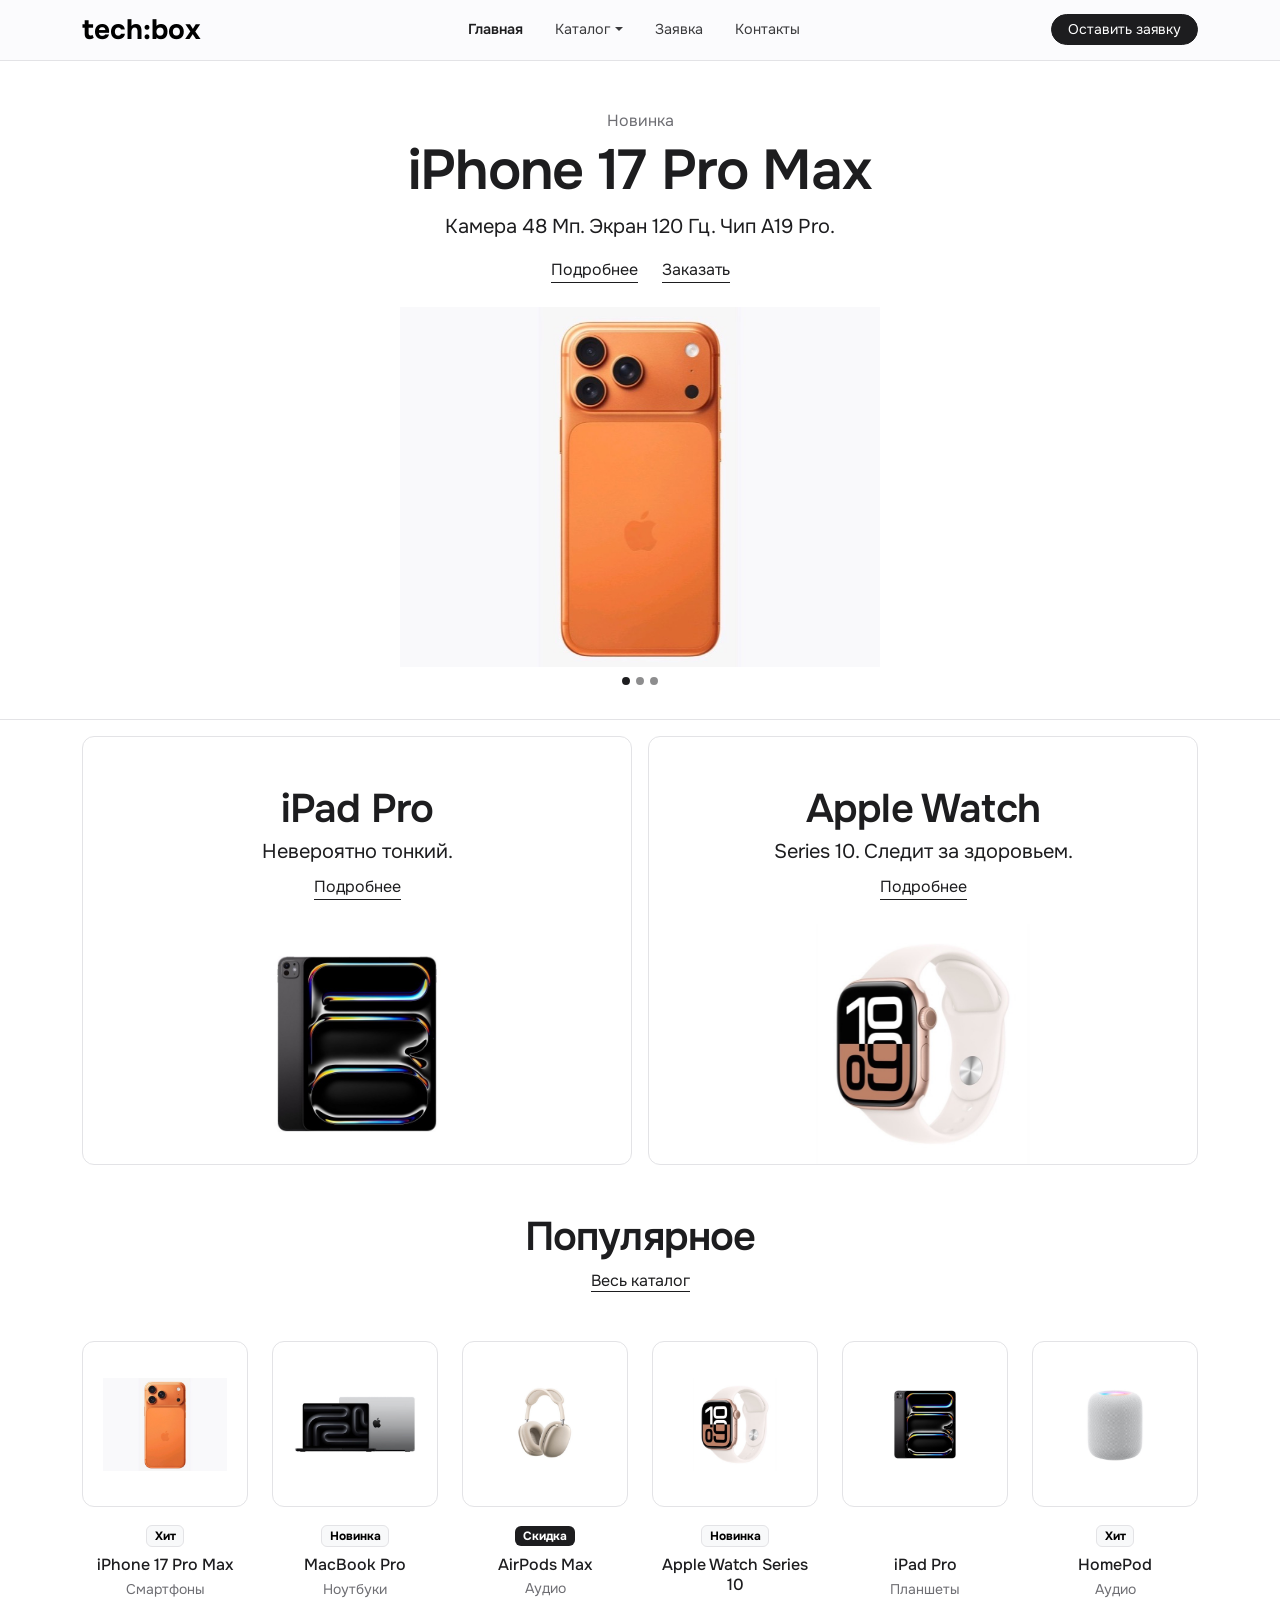
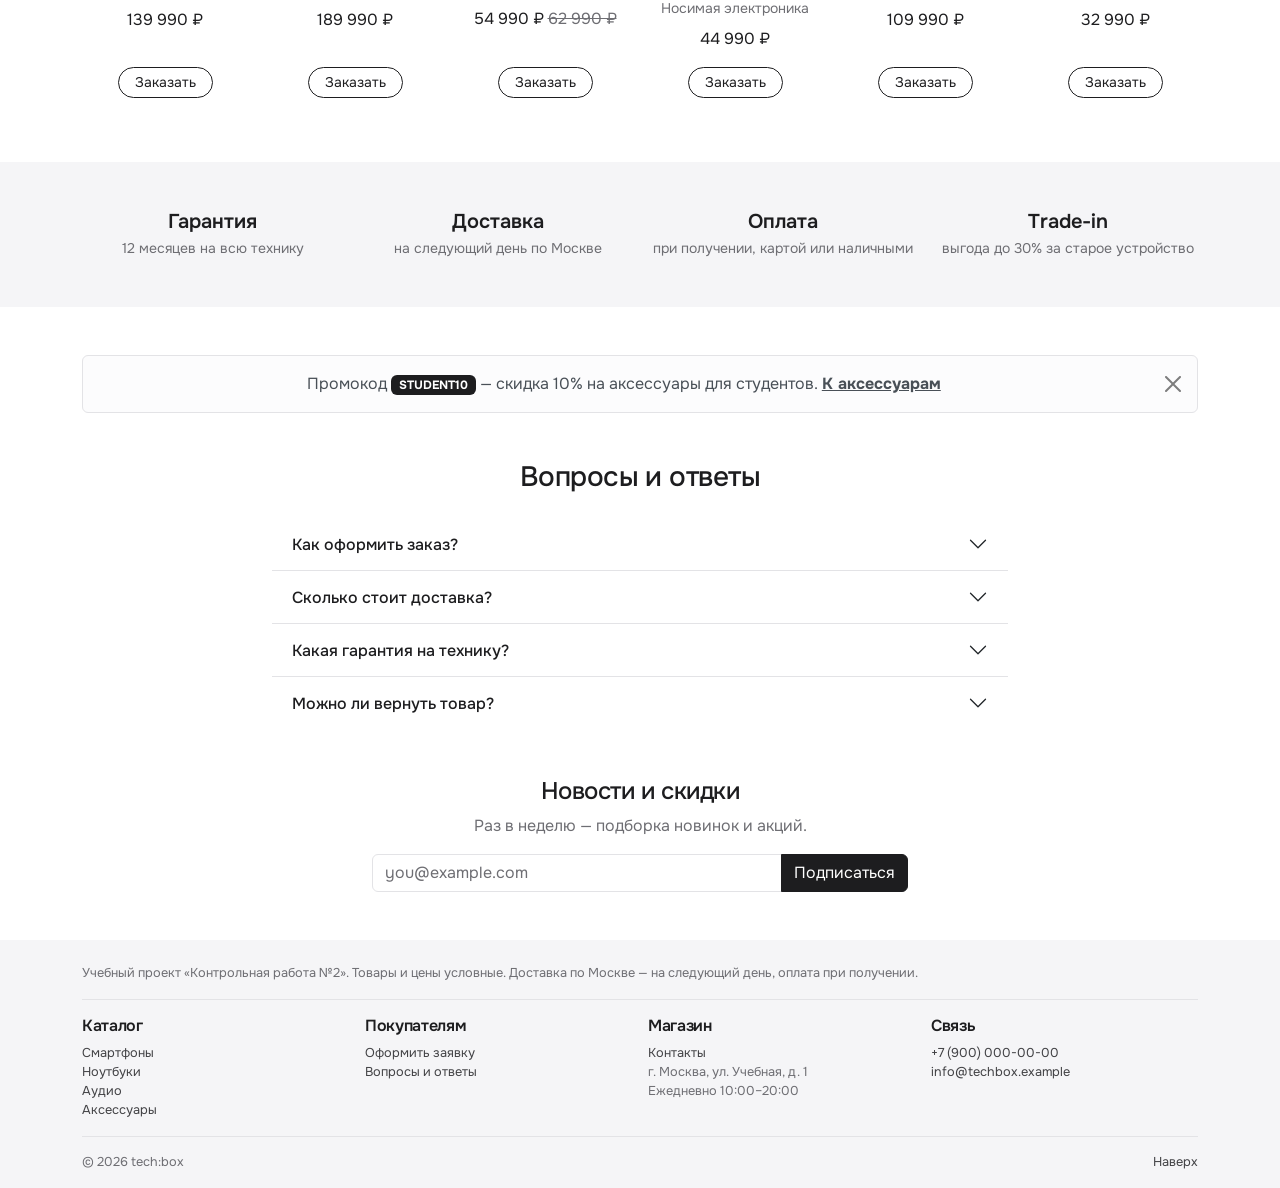
<file: index.html>
<!DOCTYPE html>
<html lang="ru">
<head>
  <meta charset="UTF-8">
  <meta name="viewport" content="width=device-width, initial-scale=1.0">
  <meta name="description" content="tech:box — учебный интернет-магазин техники на Bootstrap: смартфоны, ноутбуки, аудио и аксессуары.">
  <title>tech:box — магазин техники и гаджетов</title>
  <link rel="icon" href="images/logo.svg" type="image/svg+xml">
  <!-- Bootstrap подключён локально, custom.css — после него, чтобы переопределять стили -->
  <link rel="stylesheet" href="vendor/bootstrap/css/bootstrap.min.css">
  <link rel="stylesheet" href="css/custom.css">
</head>
<body class="d-flex flex-column min-vh-100" id="top">

  <header class="sticky-top">
    <nav class="navbar navbar-expand-lg site-navbar py-1" aria-label="Основная навигация">
      <div class="container">
        <a class="navbar-brand fs-3 fw-bold" href="index.html">tech:box</a>
        <button class="navbar-toggler border-0" type="button" data-bs-toggle="collapse" data-bs-target="#mainNavbar"
          aria-controls="mainNavbar" aria-expanded="false" aria-label="Открыть меню">
          <span class="navbar-toggler-icon"></span>
        </button>
        <div class="collapse navbar-collapse" id="mainNavbar">
          <ul class="navbar-nav mx-auto gap-lg-3">
            <li class="nav-item"><a class="nav-link active" aria-current="page" href="index.html">Главная</a></li>
            <li class="nav-item dropdown">
              <a class="nav-link dropdown-toggle" href="#" role="button" data-bs-toggle="dropdown" aria-expanded="false">Каталог</a>
              <ul class="dropdown-menu">
                <li><a class="dropdown-item" href="catalog.html">Все товары</a></li>
                <li><hr class="dropdown-divider"></li>
                <li><a class="dropdown-item" href="catalog.html#phones">Смартфоны</a></li>
                <li><a class="dropdown-item" href="catalog.html#laptops">Ноутбуки</a></li>
                <li><a class="dropdown-item" href="catalog.html#audio">Аудио</a></li>
                <li><a class="dropdown-item" href="catalog.html#wearables">Носимая электроника</a></li>
                <li><a class="dropdown-item" href="catalog.html#tablets">Планшеты</a></li>
                <li><a class="dropdown-item" href="catalog.html#accessories">Аксессуары</a></li>
              </ul>
            </li>
            <li class="nav-item"><a class="nav-link" href="order.html">Заявка</a></li>
            <li class="nav-item"><a class="nav-link" href="contacts.html">Контакты</a></li>
          </ul>
          <a class="btn btn-sm btn-dark rounded-pill px-3 mb-2 mb-lg-0" href="order.html">Оставить заявку</a>
        </div>
      </div>
    </nav>
  </header>

  <main id="main">
    <!-- Hero: карусель Bootstrap с центрированными слайдами -->
    <section class="stage" aria-label="Специальные предложения">
      <div id="heroCarousel" class="carousel slide carousel-fade" data-bs-ride="carousel" data-bs-interval="7000">
        <div class="carousel-inner">
          <div class="carousel-item active">
            <div class="text-center pt-5 px-3">
              <p class="text-body-secondary mb-1">Новинка</p>
              <h1 class="display-4 mb-2">iPhone 17 Pro Max</h1>
              <p class="fs-5 mb-3">Камера 48 Мп. Экран 120 Гц. Чип A19 Pro.</p>
              <div class="d-flex justify-content-center gap-4 mb-4">
                <a class="more-link" href="product.html">Подробнее</a>
                <a class="more-link" href="#" data-bs-toggle="modal" data-bs-target="#quickOrderModal" data-product="iPhone 17 Pro Max">Заказать</a>
              </div>
              <img class="img-fluid stage-img" src="images/product-1.jpg" alt="iPhone 17 Pro Max" width="800" height="600">
            </div>
          </div>
          <div class="carousel-item">
            <div class="text-center pt-5 px-3">
              <p class="text-body-secondary mb-1">Для работы и учёбы</p>
              <h2 class="display-4 mb-2">MacBook Pro</h2>
              <p class="fs-5 mb-3">Дисплей Liquid Retina XDR и чип Apple серии M.</p>
              <div class="d-flex justify-content-center gap-4 mb-4">
                <a class="more-link" href="product-2.html">Подробнее</a>
                <a class="more-link" href="#" data-bs-toggle="modal" data-bs-target="#quickOrderModal" data-product="MacBook Pro">Заказать</a>
              </div>
              <img class="img-fluid stage-img" src="images/product-2.jpg" alt="MacBook Pro" width="800" height="600">
            </div>
          </div>
          <div class="carousel-item">
            <div class="text-center pt-5 px-3">
              <p class="text-body-secondary mb-1">Скидка 13%</p>
              <h2 class="display-4 mb-2">AirPods Max</h2>
              <p class="fs-5 mb-3">Тишина, которую слышно. 54&nbsp;990 ₽ вместо 62&nbsp;990 ₽.</p>
              <div class="d-flex justify-content-center gap-4 mb-4">
                <a class="more-link" href="product-3.html">Подробнее</a>
                <a class="more-link" href="#" data-bs-toggle="modal" data-bs-target="#quickOrderModal" data-product="AirPods Max">Заказать</a>
              </div>
              <img class="img-fluid stage-img" src="images/product-3.jpg" alt="AirPods Max" width="800" height="600">
            </div>
          </div>
        </div>
        <div class="carousel-indicators carousel-dots position-static pb-4 mb-0">
          <button type="button" data-bs-target="#heroCarousel" data-bs-slide-to="0" class="active" aria-current="true" aria-label="Слайд 1"></button>
          <button type="button" data-bs-target="#heroCarousel" data-bs-slide-to="1" aria-label="Слайд 2"></button>
          <button type="button" data-bs-target="#heroCarousel" data-bs-slide-to="2" aria-label="Слайд 3"></button>
        </div>
      </div>
    </section>

    <!-- Две большие плитки -->
    <section class="container pt-3" aria-label="Рекомендуем">
      <div class="row g-3">
        <div class="col-12 col-md-6">
          <div class="tile text-center pt-5 h-100">
            <h2 class="display-6 mb-1">iPad Pro</h2>
            <p class="fs-5 mb-2">Невероятно тонкий.</p>
            <div class="d-flex justify-content-center gap-4 mb-4">
              <a class="more-link" href="product-5.html">Подробнее</a>
            </div>
            <img class="img-fluid tile-img" src="images/product-5.jpg" alt="iPad Pro" width="800" height="600" loading="lazy">
          </div>
        </div>
        <div class="col-12 col-md-6">
          <div class="tile text-center pt-5 h-100">
            <h2 class="display-6 mb-1">Apple Watch</h2>
            <p class="fs-5 mb-2">Series 10. Следит за здоровьем.</p>
            <div class="d-flex justify-content-center gap-4 mb-4">
              <a class="more-link" href="product-4.html">Подробнее</a>
            </div>
            <img class="img-fluid tile-img" src="images/product-4.jpg" alt="Apple Watch" width="800" height="600" loading="lazy">
          </div>
        </div>
      </div>
    </section>

    <!-- Популярные товары -->
    <section class="container py-5" id="popular" aria-labelledby="popular-title">
      <h2 class="display-6 text-center mb-2" id="popular-title">Популярное</h2>
      <p class="text-center mb-5"><a class="more-link" href="catalog.html">Весь каталог</a></p>
      <div class="row g-4">
        <div class="col-6 col-md-4 col-lg-2">
          <article class="card product-card border-0 h-100 text-center">
            <a href="product.html"><img class="product-img" src="images/product-1.jpg" alt="iPhone 17 Pro Max" width="800" height="600" loading="lazy"></a>
            <div class="card-body px-0 d-flex flex-column">
              <div class="mb-2"><span class="badge text-bg-light border">Хит</span></div>
              <h3 class="card-title h6 mb-1"><a class="text-decoration-none" href="product.html">iPhone 17 Pro Max</a></h3>
              <p class="card-text small text-body-secondary mb-2">Смартфоны</p>
              <p class="mb-3">139&nbsp;990&nbsp;₽</p>
              <button class="btn btn-sm btn-outline-dark rounded-pill mt-auto align-self-center px-3" type="button"
                data-bs-toggle="modal" data-bs-target="#quickOrderModal" data-product="iPhone 17 Pro Max">Заказать</button>
            </div>
          </article>
        </div>
        <div class="col-6 col-md-4 col-lg-2">
          <article class="card product-card border-0 h-100 text-center">
            <a href="product-2.html"><img class="product-img" src="images/product-2.jpg" alt="MacBook Pro" width="800" height="600" loading="lazy"></a>
            <div class="card-body px-0 d-flex flex-column">
              <div class="mb-2"><span class="badge text-bg-light border">Новинка</span></div>
              <h3 class="card-title h6 mb-1"><a class="text-decoration-none" href="product-2.html">MacBook Pro</a></h3>
              <p class="card-text small text-body-secondary mb-2">Ноутбуки</p>
              <p class="mb-3">189&nbsp;990&nbsp;₽</p>
              <button class="btn btn-sm btn-outline-dark rounded-pill mt-auto align-self-center px-3" type="button"
                data-bs-toggle="modal" data-bs-target="#quickOrderModal" data-product="MacBook Pro">Заказать</button>
            </div>
          </article>
        </div>
        <div class="col-6 col-md-4 col-lg-2">
          <article class="card product-card border-0 h-100 text-center">
            <a href="product-3.html"><img class="product-img" src="images/product-3.jpg" alt="AirPods Max" width="800" height="600" loading="lazy"></a>
            <div class="card-body px-0 d-flex flex-column">
              <div class="mb-2"><span class="badge text-bg-dark">Скидка</span></div>
              <h3 class="card-title h6 mb-1"><a class="text-decoration-none" href="product-3.html">AirPods Max</a></h3>
              <p class="card-text small text-body-secondary mb-2">Аудио</p>
              <p class="mb-3">54&nbsp;990&nbsp;₽ <s class="text-body-secondary">62&nbsp;990&nbsp;₽</s></p>
              <button class="btn btn-sm btn-outline-dark rounded-pill mt-auto align-self-center px-3" type="button"
                data-bs-toggle="modal" data-bs-target="#quickOrderModal" data-product="AirPods Max">Заказать</button>
            </div>
          </article>
        </div>
        <div class="col-6 col-md-4 col-lg-2">
          <article class="card product-card border-0 h-100 text-center">
            <a href="product-4.html"><img class="product-img" src="images/product-4.jpg" alt="Apple Watch Series 10" width="800" height="600" loading="lazy"></a>
            <div class="card-body px-0 d-flex flex-column">
              <div class="mb-2"><span class="badge text-bg-light border">Новинка</span></div>
              <h3 class="card-title h6 mb-1"><a class="text-decoration-none" href="product-4.html">Apple Watch Series 10</a></h3>
              <p class="card-text small text-body-secondary mb-2">Носимая электроника</p>
              <p class="mb-3">44&nbsp;990&nbsp;₽</p>
              <button class="btn btn-sm btn-outline-dark rounded-pill mt-auto align-self-center px-3" type="button"
                data-bs-toggle="modal" data-bs-target="#quickOrderModal" data-product="Apple Watch Series 10">Заказать</button>
            </div>
          </article>
        </div>
        <div class="col-6 col-md-4 col-lg-2">
          <article class="card product-card border-0 h-100 text-center">
            <a href="product-5.html"><img class="product-img" src="images/product-5.jpg" alt="iPad Pro" width="800" height="600" loading="lazy"></a>
            <div class="card-body px-0 d-flex flex-column">
              <div class="mb-2"><span class="badge text-bg-light border invisible">—</span></div>
              <h3 class="card-title h6 mb-1"><a class="text-decoration-none" href="product-5.html">iPad Pro</a></h3>
              <p class="card-text small text-body-secondary mb-2">Планшеты</p>
              <p class="mb-3">109&nbsp;990&nbsp;₽</p>
              <button class="btn btn-sm btn-outline-dark rounded-pill mt-auto align-self-center px-3" type="button"
                data-bs-toggle="modal" data-bs-target="#quickOrderModal" data-product="iPad Pro">Заказать</button>
            </div>
          </article>
        </div>
        <div class="col-6 col-md-4 col-lg-2">
          <article class="card product-card border-0 h-100 text-center">
            <a href="product-6.html"><img class="product-img" src="images/product-6.jpg" alt="HomePod" width="800" height="600" loading="lazy"></a>
            <div class="card-body px-0 d-flex flex-column">
              <div class="mb-2"><span class="badge text-bg-light border">Хит</span></div>
              <h3 class="card-title h6 mb-1"><a class="text-decoration-none" href="product-6.html">HomePod</a></h3>
              <p class="card-text small text-body-secondary mb-2">Аудио</p>
              <p class="mb-3">32&nbsp;990&nbsp;₽</p>
              <button class="btn btn-sm btn-outline-dark rounded-pill mt-auto align-self-center px-3" type="button"
                data-bs-toggle="modal" data-bs-target="#quickOrderModal" data-product="HomePod">Заказать</button>
            </div>
          </article>
        </div>
      </div>
    </section>

    <!-- Преимущества -->
    <section class="section-light py-5" aria-labelledby="advantages-title">
      <div class="container text-center">
        <h2 class="visually-hidden" id="advantages-title">Почему tech:box</h2>
        <div class="row g-4">
          <div class="col-6 col-lg-3">
            <h3 class="fs-5 fw-semibold mb-1">Гарантия</h3>
            <p class="small text-body-secondary mb-0">12 месяцев на всю технику</p>
          </div>
          <div class="col-6 col-lg-3">
            <h3 class="fs-5 fw-semibold mb-1">Доставка</h3>
            <p class="small text-body-secondary mb-0">на следующий день по Москве</p>
          </div>
          <div class="col-6 col-lg-3">
            <h3 class="fs-5 fw-semibold mb-1">Оплата</h3>
            <p class="small text-body-secondary mb-0">при получении, картой или наличными</p>
          </div>
          <div class="col-6 col-lg-3">
            <h3 class="fs-5 fw-semibold mb-1">Trade-in</h3>
            <p class="small text-body-secondary mb-0">выгода до 30% за старое устройство</p>
          </div>
        </div>
      </div>
    </section>

    <!-- Акция: alert с кнопкой закрытия -->
    <section class="container pt-5" aria-label="Акция">
      <div class="alert alert-light border alert-dismissible fade show text-center mb-0" role="alert">
        Промокод <span class="badge text-bg-dark">STUDENT10</span> — скидка 10% на аксессуары для студентов.
        <a class="alert-link" href="catalog.html#accessories">К аксессуарам</a>
        <button type="button" class="btn-close" data-bs-dismiss="alert" aria-label="Закрыть"></button>
      </div>
    </section>

    <!-- Вопросы -->
    <section class="container py-5" style="max-width: 760px" aria-labelledby="faq-title">
      <h2 class="h3 text-center mb-4" id="faq-title">Вопросы и ответы</h2>
      <div class="accordion accordion-flush" id="faqAccordion">
        <div class="accordion-item">
          <h3 class="accordion-header">
            <button class="accordion-button collapsed" type="button" data-bs-toggle="collapse"
              data-bs-target="#faqAccordion-0" aria-expanded="false" aria-controls="faqAccordion-0">Как оформить заказ?</button>
          </h3>
          <div id="faqAccordion-0" class="accordion-collapse collapse" data-bs-parent="#faqAccordion">
            <div class="accordion-body text-body-secondary">Нажмите «Заказать» у товара и оставьте телефон в окне быстрого заказа или заполните <a href="order.html">форму заявки</a>. Менеджер перезвонит в течение 15 минут в рабочее время.</div>
          </div>
        </div>
        <div class="accordion-item">
          <h3 class="accordion-header">
            <button class="accordion-button collapsed" type="button" data-bs-toggle="collapse"
              data-bs-target="#faqAccordion-1" aria-expanded="false" aria-controls="faqAccordion-1">Сколько стоит доставка?</button>
          </h3>
          <div id="faqAccordion-1" class="accordion-collapse collapse" data-bs-parent="#faqAccordion">
            <div class="accordion-body text-body-secondary">Самовывоз бесплатный. Курьер по Москве — 500 ₽, Почта России — 390 ₽. При заказе от 50&nbsp;000 ₽ курьер бесплатно.</div>
          </div>
        </div>
        <div class="accordion-item">
          <h3 class="accordion-header">
            <button class="accordion-button collapsed" type="button" data-bs-toggle="collapse"
              data-bs-target="#faqAccordion-2" aria-expanded="false" aria-controls="faqAccordion-2">Какая гарантия на технику?</button>
          </h3>
          <div id="faqAccordion-2" class="accordion-collapse collapse" data-bs-parent="#faqAccordion">
            <div class="accordion-body text-body-secondary">Официальная гарантия производителя 12 месяцев, на аксессуары — от 6 месяцев. Гарантийный талон выдаём вместе с чеком.</div>
          </div>
        </div>
        <div class="accordion-item">
          <h3 class="accordion-header">
            <button class="accordion-button collapsed" type="button" data-bs-toggle="collapse"
              data-bs-target="#faqAccordion-3" aria-expanded="false" aria-controls="faqAccordion-3">Можно ли вернуть товар?</button>
          </h3>
          <div id="faqAccordion-3" class="accordion-collapse collapse" data-bs-parent="#faqAccordion">
            <div class="accordion-body text-body-secondary">Да, в течение 14 дней, если сохранены упаковка, комплектация и товарный вид.</div>
          </div>
        </div>
      </div>
    </section>

    <!-- Подписка -->
    <section class="container pb-5 text-center" style="max-width: 560px" aria-labelledby="subscribe-title">
      <h2 class="h4 mb-2" id="subscribe-title">Новости и скидки</h2>
      <p class="text-body-secondary">Раз в неделю — подборка новинок и акций.</p>
      <form class="needs-validation" data-success="Спасибо! Вы подписались на новости tech:box." novalidate>
        <label class="visually-hidden" for="subscribe-email">E-mail</label>
        <div class="input-group has-validation">
          <input class="form-control" type="email" id="subscribe-email" name="email" placeholder="you@example.com" autocomplete="email" required>
          <button class="btn btn-dark" type="submit">Подписаться</button>
          <div class="invalid-feedback">Введите корректный e-mail.</div>
        </div>
      </form>
    </section>
  </main>

  <footer class="site-footer section-light mt-auto pt-4 pb-3">
    <div class="container">
      <p class="pb-3 mb-3 border-bottom">Учебный проект «Контрольная работа №2». Товары и цены условные. Доставка по Москве — на следующий день, оплата при получении.</p>
      <div class="row g-3 pb-3">
        <div class="col-6 col-md-3">
          <h2 class="fs-6 fw-semibold text-dark mb-2">Каталог</h2>
          <ul class="list-unstyled mb-0">
            <li><a href="catalog.html#phones">Смартфоны</a></li>
            <li><a href="catalog.html#laptops">Ноутбуки</a></li>
            <li><a href="catalog.html#audio">Аудио</a></li>
            <li><a href="catalog.html#accessories">Аксессуары</a></li>
          </ul>
        </div>
        <div class="col-6 col-md-3">
          <h2 class="fs-6 fw-semibold text-dark mb-2">Покупателям</h2>
          <ul class="list-unstyled mb-0">
            <li><a href="order.html">Оформить заявку</a></li>
            <li><a href="contacts.html#faq">Вопросы и ответы</a></li>
          </ul>
        </div>
        <div class="col-6 col-md-3">
          <h2 class="fs-6 fw-semibold text-dark mb-2">Магазин</h2>
          <ul class="list-unstyled mb-0">
            <li><a href="contacts.html">Контакты</a></li>
            <li>г. Москва, ул. Учебная, д. 1</li>
            <li>Ежедневно 10:00–20:00</li>
          </ul>
        </div>
        <div class="col-6 col-md-3">
          <h2 class="fs-6 fw-semibold text-dark mb-2">Связь</h2>
          <ul class="list-unstyled mb-0">
            <li><a href="tel:+79000000000">+7 (900) 000-00-00</a></li>
            <li><a href="mailto:info@techbox.example">info@techbox.example</a></li>
          </ul>
        </div>
      </div>
      <div class="d-flex flex-wrap justify-content-between gap-2 pt-3 border-top">
        <span>&copy; 2026 tech:box</span>
        <a href="#top">Наверх</a>
      </div>
    </div>
  </footer>

  <!-- Контейнер для всплывающих уведомлений (toast) -->
  <div class="toast-container position-fixed bottom-0 end-0 p-3">
    <div class="toast align-items-center text-bg-dark border-0" id="app-toast" role="status" aria-live="polite" aria-atomic="true">
      <div class="d-flex">
        <div class="toast-body">Готово!</div>
        <button type="button" class="btn-close btn-close-white me-2 m-auto" data-bs-dismiss="toast" aria-label="Закрыть"></button>
      </div>
    </div>
  </div>

  <!-- Модальное окно быстрого заказа. Открывается кнопками с data-bs-toggle="modal" -->
  <div class="modal fade" id="quickOrderModal" tabindex="-1" aria-labelledby="quickOrderModalLabel" aria-hidden="true">
    <div class="modal-dialog modal-dialog-centered">
      <form class="modal-content needs-validation" data-success="Заявка принята. Менеджер перезвонит в течение 15 минут." novalidate>
        <div class="modal-header border-0">
          <h2 class="modal-title fs-5" id="quickOrderModalLabel">Быстрый заказ</h2>
          <button type="button" class="btn-close" data-bs-dismiss="modal" aria-label="Закрыть"></button>
        </div>
        <div class="modal-body pt-0">
          <div class="alert alert-light border small py-2" role="alert">
            Товар: <strong data-modal-product>—</strong>. Менеджер перезвонит и уточнит детали.
          </div>
          <input type="hidden" name="product" value="">
          <div class="mb-3">
            <label class="form-label" for="quick-name">Имя</label>
            <input class="form-control" type="text" id="quick-name" name="name" autocomplete="name" minlength="2" required>
            <div class="invalid-feedback">Введите имя (минимум 2 символа).</div>
          </div>
          <div class="mb-3">
            <label class="form-label" for="quick-phone">Телефон</label>
            <div class="input-group has-validation">
              <span class="input-group-text">+7</span>
              <input class="form-control" type="tel" id="quick-phone" name="phone" autocomplete="tel-national"
                placeholder="900 000-00-00" minlength="10" required>
              <div class="invalid-feedback">Введите номер телефона, минимум 10 цифр.</div>
            </div>
          </div>
          <div class="form-check">
            <input class="form-check-input" type="checkbox" id="quick-agree" name="agree" required>
            <label class="form-check-label" for="quick-agree">Согласен на обработку персональных данных</label>
            <div class="invalid-feedback">Без согласия заявку отправить нельзя.</div>
          </div>
        </div>
        <div class="modal-footer border-0">
          <button type="button" class="btn btn-outline-dark rounded-pill" data-bs-dismiss="modal">Отмена</button>
          <button type="submit" class="btn btn-dark rounded-pill">Отправить заявку</button>
        </div>
      </form>
    </div>
  </div>

  <script src="vendor/bootstrap/js/bootstrap.bundle.min.js"></script>
  <script src="js/main.js"></script>
</body>
</html>
</file>
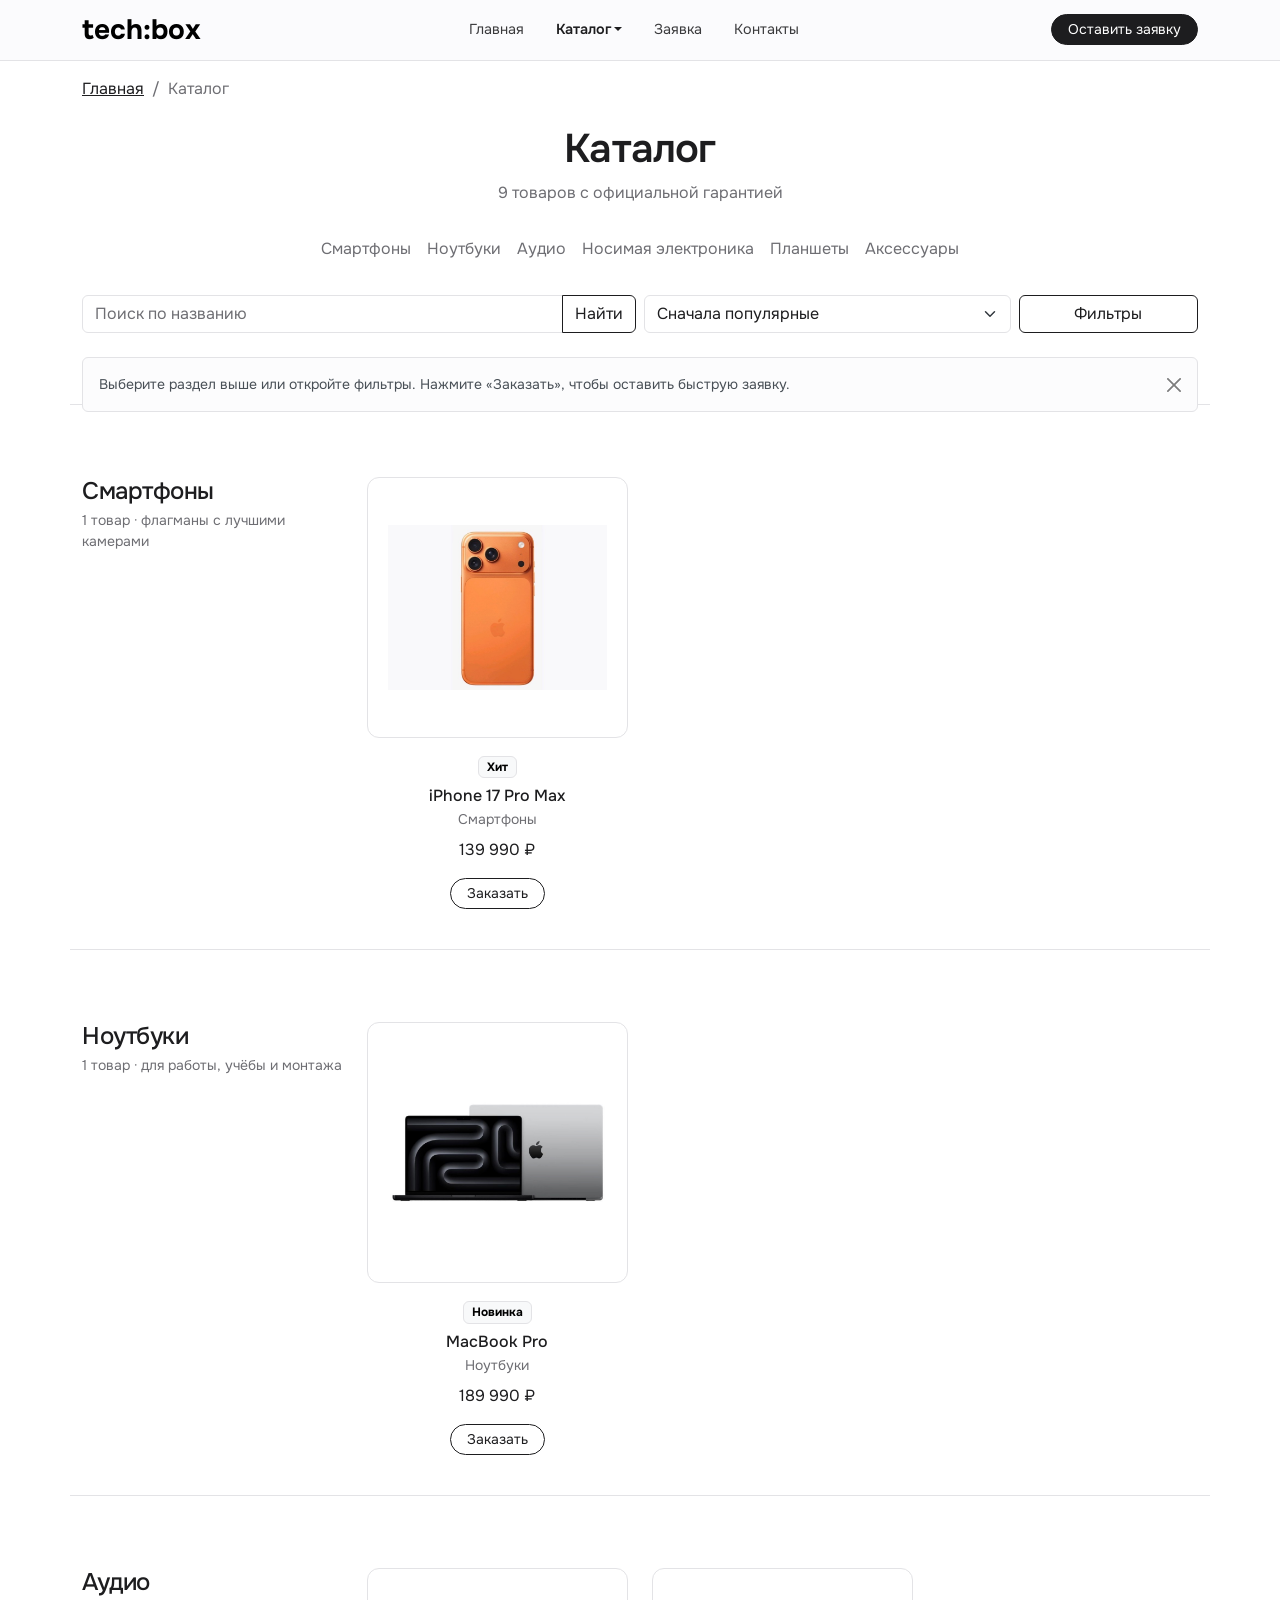
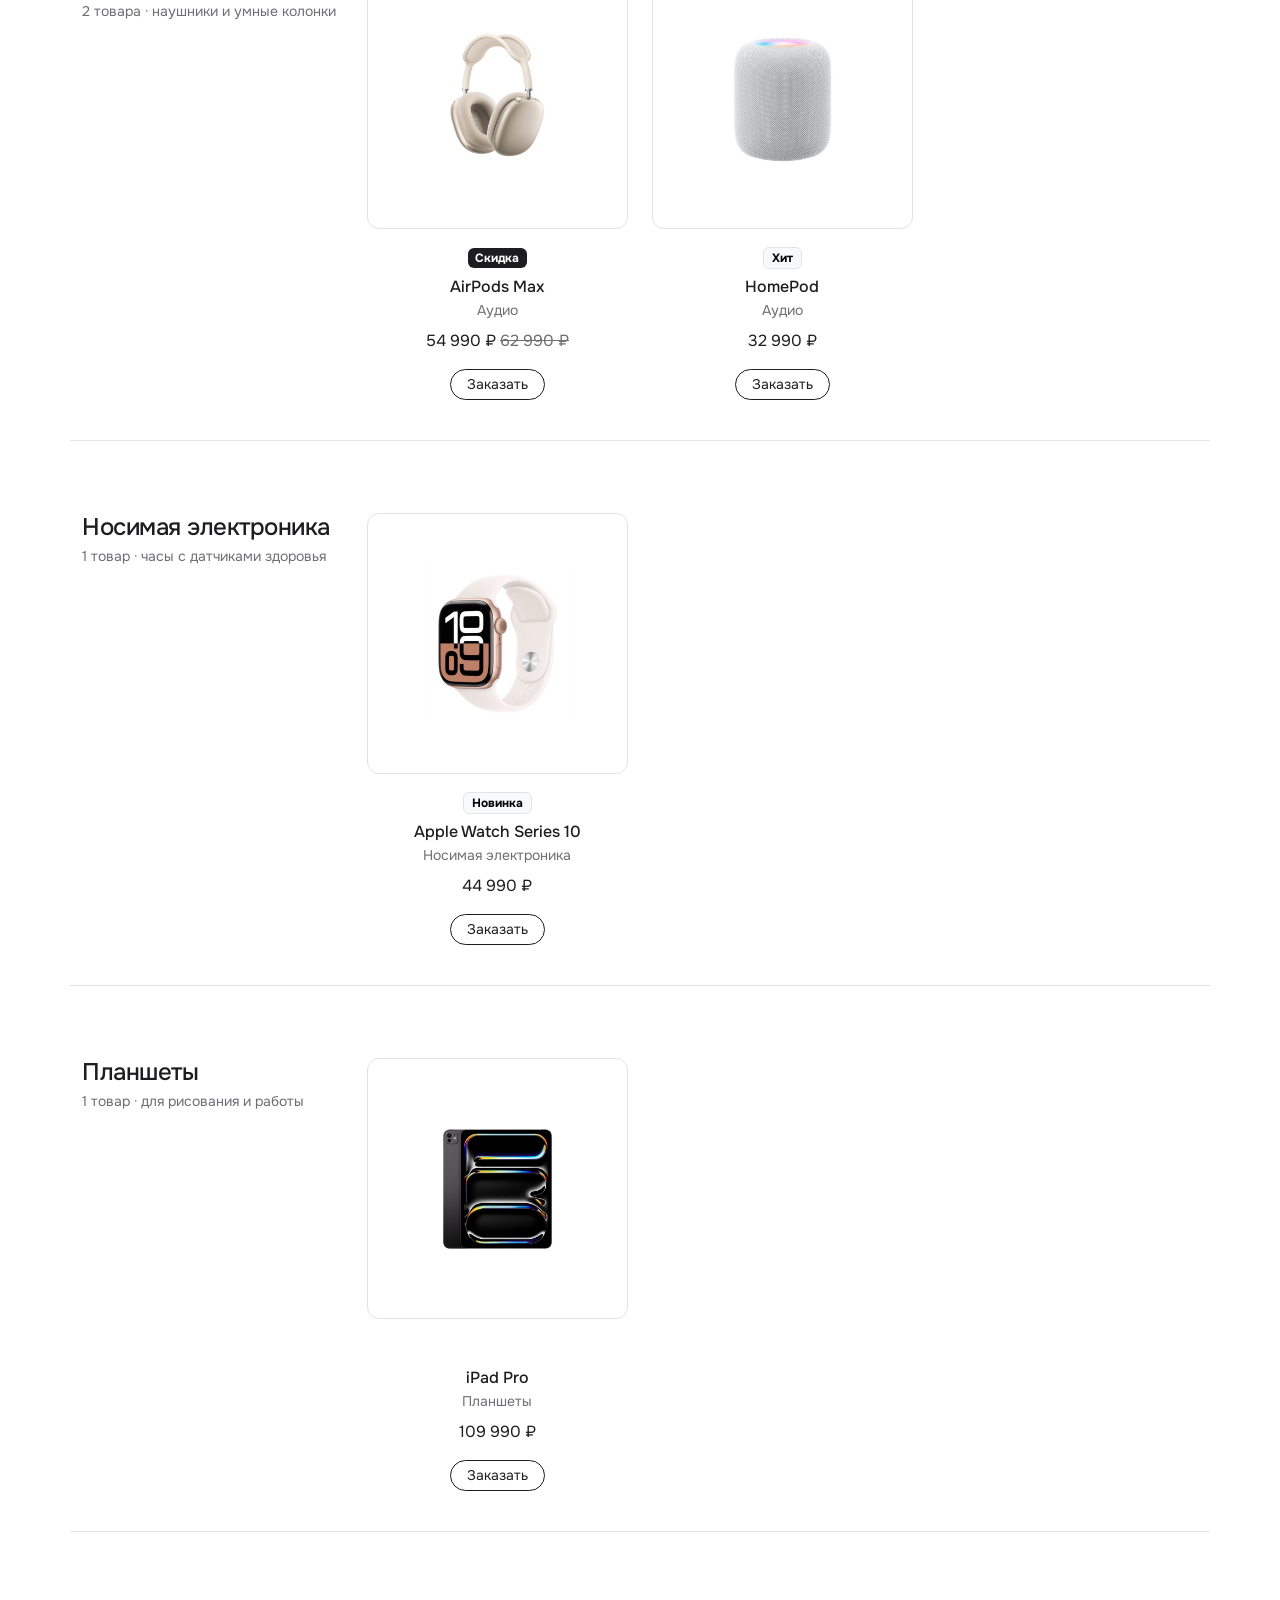
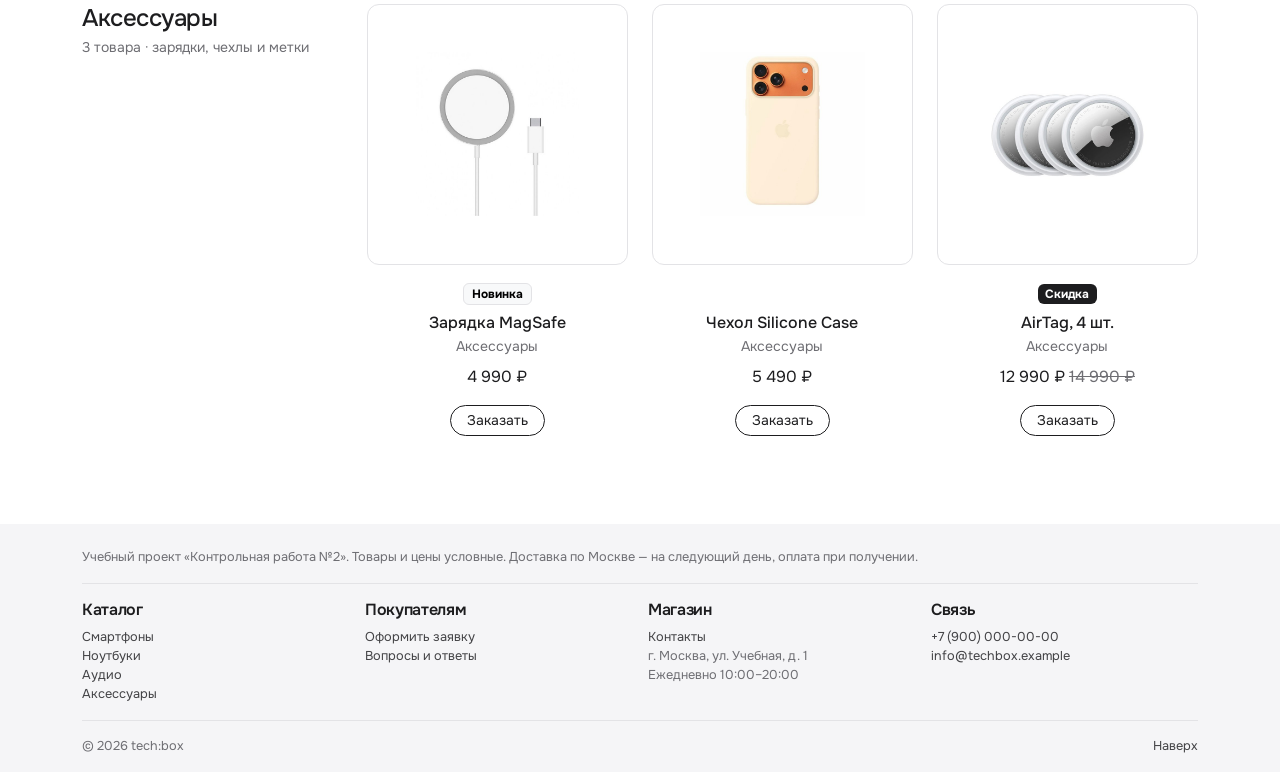
<file: catalog.html>
<!DOCTYPE html>
<html lang="ru">
<head>
  <meta charset="UTF-8">
  <meta name="viewport" content="width=device-width, initial-scale=1.0">
  <meta name="description" content="Каталог tech:box: смартфоны, ноутбуки, аудио, планшеты, носимая электроника и аксессуары.">
  <title>Каталог техники — tech:box</title>
  <link rel="icon" href="images/logo.svg" type="image/svg+xml">
  <!-- Bootstrap подключён локально, custom.css — после него, чтобы переопределять стили -->
  <link rel="stylesheet" href="vendor/bootstrap/css/bootstrap.min.css">
  <link rel="stylesheet" href="css/custom.css">
</head>
<body class="d-flex flex-column min-vh-100" id="top">

  <header class="sticky-top">
    <nav class="navbar navbar-expand-lg site-navbar py-1" aria-label="Основная навигация">
      <div class="container">
        <a class="navbar-brand fs-3 fw-bold" href="index.html">tech:box</a>
        <button class="navbar-toggler border-0" type="button" data-bs-toggle="collapse" data-bs-target="#mainNavbar"
          aria-controls="mainNavbar" aria-expanded="false" aria-label="Открыть меню">
          <span class="navbar-toggler-icon"></span>
        </button>
        <div class="collapse navbar-collapse" id="mainNavbar">
          <ul class="navbar-nav mx-auto gap-lg-3">
            <li class="nav-item"><a class="nav-link" href="index.html">Главная</a></li>
            <li class="nav-item dropdown">
              <a class="nav-link dropdown-toggle active" href="#" role="button" data-bs-toggle="dropdown" aria-expanded="false">Каталог</a>
              <ul class="dropdown-menu">
                <li><a class="dropdown-item" href="catalog.html">Все товары</a></li>
                <li><hr class="dropdown-divider"></li>
                <li><a class="dropdown-item" href="catalog.html#phones">Смартфоны</a></li>
                <li><a class="dropdown-item" href="catalog.html#laptops">Ноутбуки</a></li>
                <li><a class="dropdown-item" href="catalog.html#audio">Аудио</a></li>
                <li><a class="dropdown-item" href="catalog.html#wearables">Носимая электроника</a></li>
                <li><a class="dropdown-item" href="catalog.html#tablets">Планшеты</a></li>
                <li><a class="dropdown-item" href="catalog.html#accessories">Аксессуары</a></li>
              </ul>
            </li>
            <li class="nav-item"><a class="nav-link" href="order.html">Заявка</a></li>
            <li class="nav-item"><a class="nav-link" href="contacts.html">Контакты</a></li>
          </ul>
          <a class="btn btn-sm btn-dark rounded-pill px-3 mb-2 mb-lg-0" href="order.html">Оставить заявку</a>
        </div>
      </div>
    </nav>
  </header>

    <nav class="container pt-3" aria-label="Хлебные крошки">
      <ol class="breadcrumb small mb-0">
        <li class="breadcrumb-item"><a href="index.html">Главная</a></li>
        <li class="breadcrumb-item active" aria-current="page">Каталог</li>
      </ol>
    </nav>

  <main id="main" class="container py-4">
    <div class="text-center mb-4">
      <h1 class="display-6 mb-2">Каталог</h1>
      <p class="text-body-secondary mb-0">9 товаров с официальной гарантией</p>
    </div>

    <!-- Быстрый переход к разделам каталога -->
    <ul class="nav nav-underline justify-content-center flex-wrap mb-4">
        <li class="nav-item"><a class="nav-link" href="#phones">Смартфоны</a></li>
        <li class="nav-item"><a class="nav-link" href="#laptops">Ноутбуки</a></li>
        <li class="nav-item"><a class="nav-link" href="#audio">Аудио</a></li>
        <li class="nav-item"><a class="nav-link" href="#wearables">Носимая электроника</a></li>
        <li class="nav-item"><a class="nav-link" href="#tablets">Планшеты</a></li>
        <li class="nav-item"><a class="nav-link" href="#accessories">Аксессуары</a></li>
    </ul>

    <div class="row g-2 align-items-center mb-4">
      <div class="col-12 col-md-6">
        <form action="catalog.html" role="search">
          <label class="visually-hidden" for="catalog-search">Поиск по названию</label>
          <div class="input-group">
            <input class="form-control" type="search" id="catalog-search" name="q" placeholder="Поиск по названию">
            <button class="btn btn-outline-dark" type="submit">Найти</button>
          </div>
        </form>
      </div>
      <div class="col-8 col-md-4">
        <label class="visually-hidden" for="catalog-sort">Сортировка</label>
        <select class="form-select" id="catalog-sort" name="sort">
          <option value="popular" selected>Сначала популярные</option>
          <option value="price-asc">Сначала дешевле</option>
          <option value="price-desc">Сначала дороже</option>
        </select>
      </div>
      <div class="col-4 col-md-2 d-grid">
        <button class="btn btn-outline-dark" type="button" data-bs-toggle="offcanvas" data-bs-target="#filtersOffcanvas" aria-controls="filtersOffcanvas">Фильтры</button>
      </div>
    </div>

    <div class="alert alert-light border alert-dismissible fade show small" role="alert">
      Выберите раздел выше или откройте фильтры. Нажмите «Заказать», чтобы оставить быструю заявку.
      <button type="button" class="btn-close" data-bs-dismiss="alert" aria-label="Закрыть"></button>
    </div>

    <section class="catalog-section row g-4 py-5 border-top" id="phones" aria-labelledby="phones-title">
      <div class="col-12 col-lg-3">
        <h2 class="h4 mb-1" id="phones-title">Смартфоны</h2>
        <p class="text-body-secondary small mb-0">1 товар · флагманы с лучшими камерами</p>
      </div>
      <div class="col-12 col-lg-9">
        <div class="row g-4">
        <div class="col-6 col-md-4">
          <article class="card product-card border-0 h-100 text-center">
            <a href="product.html"><img class="product-img" src="images/product-1.jpg" alt="iPhone 17 Pro Max" width="800" height="600" loading="lazy"></a>
            <div class="card-body px-0 d-flex flex-column">
              <div class="mb-2"><span class="badge text-bg-light border">Хит</span></div>
              <h3 class="card-title h6 mb-1"><a class="text-decoration-none" href="product.html">iPhone 17 Pro Max</a></h3>
              <p class="card-text small text-body-secondary mb-2">Смартфоны</p>
              <p class="mb-3">139&nbsp;990&nbsp;₽</p>
              <button class="btn btn-sm btn-outline-dark rounded-pill mt-auto align-self-center px-3" type="button"
                data-bs-toggle="modal" data-bs-target="#quickOrderModal" data-product="iPhone 17 Pro Max">Заказать</button>
            </div>
          </article>
        </div>
        </div>
      </div>
    </section>
    <section class="catalog-section row g-4 py-5 border-top" id="laptops" aria-labelledby="laptops-title">
      <div class="col-12 col-lg-3">
        <h2 class="h4 mb-1" id="laptops-title">Ноутбуки</h2>
        <p class="text-body-secondary small mb-0">1 товар · для работы, учёбы и монтажа</p>
      </div>
      <div class="col-12 col-lg-9">
        <div class="row g-4">
        <div class="col-6 col-md-4">
          <article class="card product-card border-0 h-100 text-center">
            <a href="product-2.html"><img class="product-img" src="images/product-2.jpg" alt="MacBook Pro" width="800" height="600" loading="lazy"></a>
            <div class="card-body px-0 d-flex flex-column">
              <div class="mb-2"><span class="badge text-bg-light border">Новинка</span></div>
              <h3 class="card-title h6 mb-1"><a class="text-decoration-none" href="product-2.html">MacBook Pro</a></h3>
              <p class="card-text small text-body-secondary mb-2">Ноутбуки</p>
              <p class="mb-3">189&nbsp;990&nbsp;₽</p>
              <button class="btn btn-sm btn-outline-dark rounded-pill mt-auto align-self-center px-3" type="button"
                data-bs-toggle="modal" data-bs-target="#quickOrderModal" data-product="MacBook Pro">Заказать</button>
            </div>
          </article>
        </div>
        </div>
      </div>
    </section>
    <section class="catalog-section row g-4 py-5 border-top" id="audio" aria-labelledby="audio-title">
      <div class="col-12 col-lg-3">
        <h2 class="h4 mb-1" id="audio-title">Аудио</h2>
        <p class="text-body-secondary small mb-0">2 товара · наушники и умные колонки</p>
      </div>
      <div class="col-12 col-lg-9">
        <div class="row g-4">
        <div class="col-6 col-md-4">
          <article class="card product-card border-0 h-100 text-center">
            <a href="product-3.html"><img class="product-img" src="images/product-3.jpg" alt="AirPods Max" width="800" height="600" loading="lazy"></a>
            <div class="card-body px-0 d-flex flex-column">
              <div class="mb-2"><span class="badge text-bg-dark">Скидка</span></div>
              <h3 class="card-title h6 mb-1"><a class="text-decoration-none" href="product-3.html">AirPods Max</a></h3>
              <p class="card-text small text-body-secondary mb-2">Аудио</p>
              <p class="mb-3">54&nbsp;990&nbsp;₽ <s class="text-body-secondary">62&nbsp;990&nbsp;₽</s></p>
              <button class="btn btn-sm btn-outline-dark rounded-pill mt-auto align-self-center px-3" type="button"
                data-bs-toggle="modal" data-bs-target="#quickOrderModal" data-product="AirPods Max">Заказать</button>
            </div>
          </article>
        </div>
        <div class="col-6 col-md-4">
          <article class="card product-card border-0 h-100 text-center">
            <a href="product-6.html"><img class="product-img" src="images/product-6.jpg" alt="HomePod" width="800" height="600" loading="lazy"></a>
            <div class="card-body px-0 d-flex flex-column">
              <div class="mb-2"><span class="badge text-bg-light border">Хит</span></div>
              <h3 class="card-title h6 mb-1"><a class="text-decoration-none" href="product-6.html">HomePod</a></h3>
              <p class="card-text small text-body-secondary mb-2">Аудио</p>
              <p class="mb-3">32&nbsp;990&nbsp;₽</p>
              <button class="btn btn-sm btn-outline-dark rounded-pill mt-auto align-self-center px-3" type="button"
                data-bs-toggle="modal" data-bs-target="#quickOrderModal" data-product="HomePod">Заказать</button>
            </div>
          </article>
        </div>
        </div>
      </div>
    </section>
    <section class="catalog-section row g-4 py-5 border-top" id="wearables" aria-labelledby="wearables-title">
      <div class="col-12 col-lg-3">
        <h2 class="h4 mb-1" id="wearables-title">Носимая электроника</h2>
        <p class="text-body-secondary small mb-0">1 товар · часы с датчиками здоровья</p>
      </div>
      <div class="col-12 col-lg-9">
        <div class="row g-4">
        <div class="col-6 col-md-4">
          <article class="card product-card border-0 h-100 text-center">
            <a href="product-4.html"><img class="product-img" src="images/product-4.jpg" alt="Apple Watch Series 10" width="800" height="600" loading="lazy"></a>
            <div class="card-body px-0 d-flex flex-column">
              <div class="mb-2"><span class="badge text-bg-light border">Новинка</span></div>
              <h3 class="card-title h6 mb-1"><a class="text-decoration-none" href="product-4.html">Apple Watch Series 10</a></h3>
              <p class="card-text small text-body-secondary mb-2">Носимая электроника</p>
              <p class="mb-3">44&nbsp;990&nbsp;₽</p>
              <button class="btn btn-sm btn-outline-dark rounded-pill mt-auto align-self-center px-3" type="button"
                data-bs-toggle="modal" data-bs-target="#quickOrderModal" data-product="Apple Watch Series 10">Заказать</button>
            </div>
          </article>
        </div>
        </div>
      </div>
    </section>
    <section class="catalog-section row g-4 py-5 border-top" id="tablets" aria-labelledby="tablets-title">
      <div class="col-12 col-lg-3">
        <h2 class="h4 mb-1" id="tablets-title">Планшеты</h2>
        <p class="text-body-secondary small mb-0">1 товар · для рисования и работы</p>
      </div>
      <div class="col-12 col-lg-9">
        <div class="row g-4">
        <div class="col-6 col-md-4">
          <article class="card product-card border-0 h-100 text-center">
            <a href="product-5.html"><img class="product-img" src="images/product-5.jpg" alt="iPad Pro" width="800" height="600" loading="lazy"></a>
            <div class="card-body px-0 d-flex flex-column">
              <div class="mb-2"><span class="badge text-bg-light border invisible">—</span></div>
              <h3 class="card-title h6 mb-1"><a class="text-decoration-none" href="product-5.html">iPad Pro</a></h3>
              <p class="card-text small text-body-secondary mb-2">Планшеты</p>
              <p class="mb-3">109&nbsp;990&nbsp;₽</p>
              <button class="btn btn-sm btn-outline-dark rounded-pill mt-auto align-self-center px-3" type="button"
                data-bs-toggle="modal" data-bs-target="#quickOrderModal" data-product="iPad Pro">Заказать</button>
            </div>
          </article>
        </div>
        </div>
      </div>
    </section>
    <section class="catalog-section row g-4 py-5 border-top" id="accessories" aria-labelledby="accessories-title">
      <div class="col-12 col-lg-3">
        <h2 class="h4 mb-1" id="accessories-title">Аксессуары</h2>
        <p class="text-body-secondary small mb-0">3 товара · зарядки, чехлы и метки</p>
      </div>
      <div class="col-12 col-lg-9">
        <div class="row g-4">
        <div class="col-6 col-md-4">
          <article class="card product-card border-0 h-100 text-center">
            <a href="product-7.html"><img class="product-img" src="images/product-7.jpg" alt="Зарядка MagSafe" width="800" height="600" loading="lazy"></a>
            <div class="card-body px-0 d-flex flex-column">
              <div class="mb-2"><span class="badge text-bg-light border">Новинка</span></div>
              <h3 class="card-title h6 mb-1"><a class="text-decoration-none" href="product-7.html">Зарядка MagSafe</a></h3>
              <p class="card-text small text-body-secondary mb-2">Аксессуары</p>
              <p class="mb-3">4&nbsp;990&nbsp;₽</p>
              <button class="btn btn-sm btn-outline-dark rounded-pill mt-auto align-self-center px-3" type="button"
                data-bs-toggle="modal" data-bs-target="#quickOrderModal" data-product="Зарядка MagSafe">Заказать</button>
            </div>
          </article>
        </div>
        <div class="col-6 col-md-4">
          <article class="card product-card border-0 h-100 text-center">
            <a href="product-8.html"><img class="product-img" src="images/product-8.jpg" alt="Чехол Silicone Case" width="800" height="600" loading="lazy"></a>
            <div class="card-body px-0 d-flex flex-column">
              <div class="mb-2"><span class="badge text-bg-light border invisible">—</span></div>
              <h3 class="card-title h6 mb-1"><a class="text-decoration-none" href="product-8.html">Чехол Silicone Case</a></h3>
              <p class="card-text small text-body-secondary mb-2">Аксессуары</p>
              <p class="mb-3">5&nbsp;490&nbsp;₽</p>
              <button class="btn btn-sm btn-outline-dark rounded-pill mt-auto align-self-center px-3" type="button"
                data-bs-toggle="modal" data-bs-target="#quickOrderModal" data-product="Чехол Silicone Case">Заказать</button>
            </div>
          </article>
        </div>
        <div class="col-6 col-md-4">
          <article class="card product-card border-0 h-100 text-center">
            <a href="product-9.html"><img class="product-img" src="images/product-9.jpg" alt="AirTag, 4 шт." width="800" height="600" loading="lazy"></a>
            <div class="card-body px-0 d-flex flex-column">
              <div class="mb-2"><span class="badge text-bg-dark">Скидка</span></div>
              <h3 class="card-title h6 mb-1"><a class="text-decoration-none" href="product-9.html">AirTag, 4 шт.</a></h3>
              <p class="card-text small text-body-secondary mb-2">Аксессуары</p>
              <p class="mb-3">12&nbsp;990&nbsp;₽ <s class="text-body-secondary">14&nbsp;990&nbsp;₽</s></p>
              <button class="btn btn-sm btn-outline-dark rounded-pill mt-auto align-self-center px-3" type="button"
                data-bs-toggle="modal" data-bs-target="#quickOrderModal" data-product="AirTag, 4 шт.">Заказать</button>
            </div>
          </article>
        </div>
        </div>
      </div>
    </section>
  </main>

  <!-- Фильтры в выезжающей панели (offcanvas). Форма — статичная разметка, без JavaScript-логики -->
  <div class="offcanvas offcanvas-end" tabindex="-1" id="filtersOffcanvas" aria-labelledby="filtersOffcanvasLabel">
    <div class="offcanvas-header border-bottom">
      <h2 class="offcanvas-title h5" id="filtersOffcanvasLabel">Фильтры</h2>
      <button type="button" class="btn-close" data-bs-dismiss="offcanvas" aria-label="Закрыть"></button>
    </div>
    <div class="offcanvas-body">
      <form action="catalog.html">
        <fieldset class="mb-4">
          <legend class="fs-6 fw-semibold">Категория</legend>
          <div class="form-check">
            <input class="form-check-input" type="checkbox" name="category" value="phones" id="cat-phones">
            <label class="form-check-label" for="cat-phones">Смартфоны</label>
          </div>
          <div class="form-check">
            <input class="form-check-input" type="checkbox" name="category" value="laptops" id="cat-laptops">
            <label class="form-check-label" for="cat-laptops">Ноутбуки</label>
          </div>
          <div class="form-check">
            <input class="form-check-input" type="checkbox" name="category" value="audio" id="cat-audio">
            <label class="form-check-label" for="cat-audio">Аудио</label>
          </div>
          <div class="form-check">
            <input class="form-check-input" type="checkbox" name="category" value="wearables" id="cat-wearables">
            <label class="form-check-label" for="cat-wearables">Носимая электроника</label>
          </div>
          <div class="form-check">
            <input class="form-check-input" type="checkbox" name="category" value="tablets" id="cat-tablets">
            <label class="form-check-label" for="cat-tablets">Планшеты</label>
          </div>
          <div class="form-check">
            <input class="form-check-input" type="checkbox" name="category" value="accessories" id="cat-accessories">
            <label class="form-check-label" for="cat-accessories">Аксессуары</label>
          </div>
        </fieldset>
        <fieldset class="mb-4">
          <legend class="fs-6 fw-semibold">Цена, ₽</legend>
          <div class="input-group mb-2">
            <span class="input-group-text">от</span>
            <input class="form-control" type="number" name="min" min="0" step="1000" placeholder="0" aria-label="Цена от">
          </div>
          <div class="input-group">
            <span class="input-group-text">до</span>
            <input class="form-control" type="number" name="max" min="0" step="1000" placeholder="200 000" aria-label="Цена до">
          </div>
        </fieldset>
        <div class="form-check form-switch mb-4">
          <input class="form-check-input" type="checkbox" role="switch" name="sale" id="filter-sale">
          <label class="form-check-label" for="filter-sale">Только со скидкой</label>
        </div>
        <div class="d-grid gap-2">
          <button class="btn btn-dark rounded-pill" type="submit">Применить</button>
          <button class="btn btn-outline-dark rounded-pill" type="reset">Сбросить</button>
        </div>
      </form>
    </div>
  </div>

  <footer class="site-footer section-light mt-auto pt-4 pb-3">
    <div class="container">
      <p class="pb-3 mb-3 border-bottom">Учебный проект «Контрольная работа №2». Товары и цены условные. Доставка по Москве — на следующий день, оплата при получении.</p>
      <div class="row g-3 pb-3">
        <div class="col-6 col-md-3">
          <h2 class="fs-6 fw-semibold text-dark mb-2">Каталог</h2>
          <ul class="list-unstyled mb-0">
            <li><a href="catalog.html#phones">Смартфоны</a></li>
            <li><a href="catalog.html#laptops">Ноутбуки</a></li>
            <li><a href="catalog.html#audio">Аудио</a></li>
            <li><a href="catalog.html#accessories">Аксессуары</a></li>
          </ul>
        </div>
        <div class="col-6 col-md-3">
          <h2 class="fs-6 fw-semibold text-dark mb-2">Покупателям</h2>
          <ul class="list-unstyled mb-0">
            <li><a href="order.html">Оформить заявку</a></li>
            <li><a href="contacts.html#faq">Вопросы и ответы</a></li>
          </ul>
        </div>
        <div class="col-6 col-md-3">
          <h2 class="fs-6 fw-semibold text-dark mb-2">Магазин</h2>
          <ul class="list-unstyled mb-0">
            <li><a href="contacts.html">Контакты</a></li>
            <li>г. Москва, ул. Учебная, д. 1</li>
            <li>Ежедневно 10:00–20:00</li>
          </ul>
        </div>
        <div class="col-6 col-md-3">
          <h2 class="fs-6 fw-semibold text-dark mb-2">Связь</h2>
          <ul class="list-unstyled mb-0">
            <li><a href="tel:+79000000000">+7 (900) 000-00-00</a></li>
            <li><a href="mailto:info@techbox.example">info@techbox.example</a></li>
          </ul>
        </div>
      </div>
      <div class="d-flex flex-wrap justify-content-between gap-2 pt-3 border-top">
        <span>&copy; 2026 tech:box</span>
        <a href="#top">Наверх</a>
      </div>
    </div>
  </footer>

  <!-- Контейнер для всплывающих уведомлений (toast) -->
  <div class="toast-container position-fixed bottom-0 end-0 p-3">
    <div class="toast align-items-center text-bg-dark border-0" id="app-toast" role="status" aria-live="polite" aria-atomic="true">
      <div class="d-flex">
        <div class="toast-body">Готово!</div>
        <button type="button" class="btn-close btn-close-white me-2 m-auto" data-bs-dismiss="toast" aria-label="Закрыть"></button>
      </div>
    </div>
  </div>

  <!-- Модальное окно быстрого заказа. Открывается кнопками с data-bs-toggle="modal" -->
  <div class="modal fade" id="quickOrderModal" tabindex="-1" aria-labelledby="quickOrderModalLabel" aria-hidden="true">
    <div class="modal-dialog modal-dialog-centered">
      <form class="modal-content needs-validation" data-success="Заявка принята. Менеджер перезвонит в течение 15 минут." novalidate>
        <div class="modal-header border-0">
          <h2 class="modal-title fs-5" id="quickOrderModalLabel">Быстрый заказ</h2>
          <button type="button" class="btn-close" data-bs-dismiss="modal" aria-label="Закрыть"></button>
        </div>
        <div class="modal-body pt-0">
          <div class="alert alert-light border small py-2" role="alert">
            Товар: <strong data-modal-product>—</strong>. Менеджер перезвонит и уточнит детали.
          </div>
          <input type="hidden" name="product" value="">
          <div class="mb-3">
            <label class="form-label" for="quick-name">Имя</label>
            <input class="form-control" type="text" id="quick-name" name="name" autocomplete="name" minlength="2" required>
            <div class="invalid-feedback">Введите имя (минимум 2 символа).</div>
          </div>
          <div class="mb-3">
            <label class="form-label" for="quick-phone">Телефон</label>
            <div class="input-group has-validation">
              <span class="input-group-text">+7</span>
              <input class="form-control" type="tel" id="quick-phone" name="phone" autocomplete="tel-national"
                placeholder="900 000-00-00" minlength="10" required>
              <div class="invalid-feedback">Введите номер телефона, минимум 10 цифр.</div>
            </div>
          </div>
          <div class="form-check">
            <input class="form-check-input" type="checkbox" id="quick-agree" name="agree" required>
            <label class="form-check-label" for="quick-agree">Согласен на обработку персональных данных</label>
            <div class="invalid-feedback">Без согласия заявку отправить нельзя.</div>
          </div>
        </div>
        <div class="modal-footer border-0">
          <button type="button" class="btn btn-outline-dark rounded-pill" data-bs-dismiss="modal">Отмена</button>
          <button type="submit" class="btn btn-dark rounded-pill">Отправить заявку</button>
        </div>
      </form>
    </div>
  </div>

  <script src="vendor/bootstrap/js/bootstrap.bundle.min.js"></script>
  <script src="js/main.js"></script>
</body>
</html>
</file>
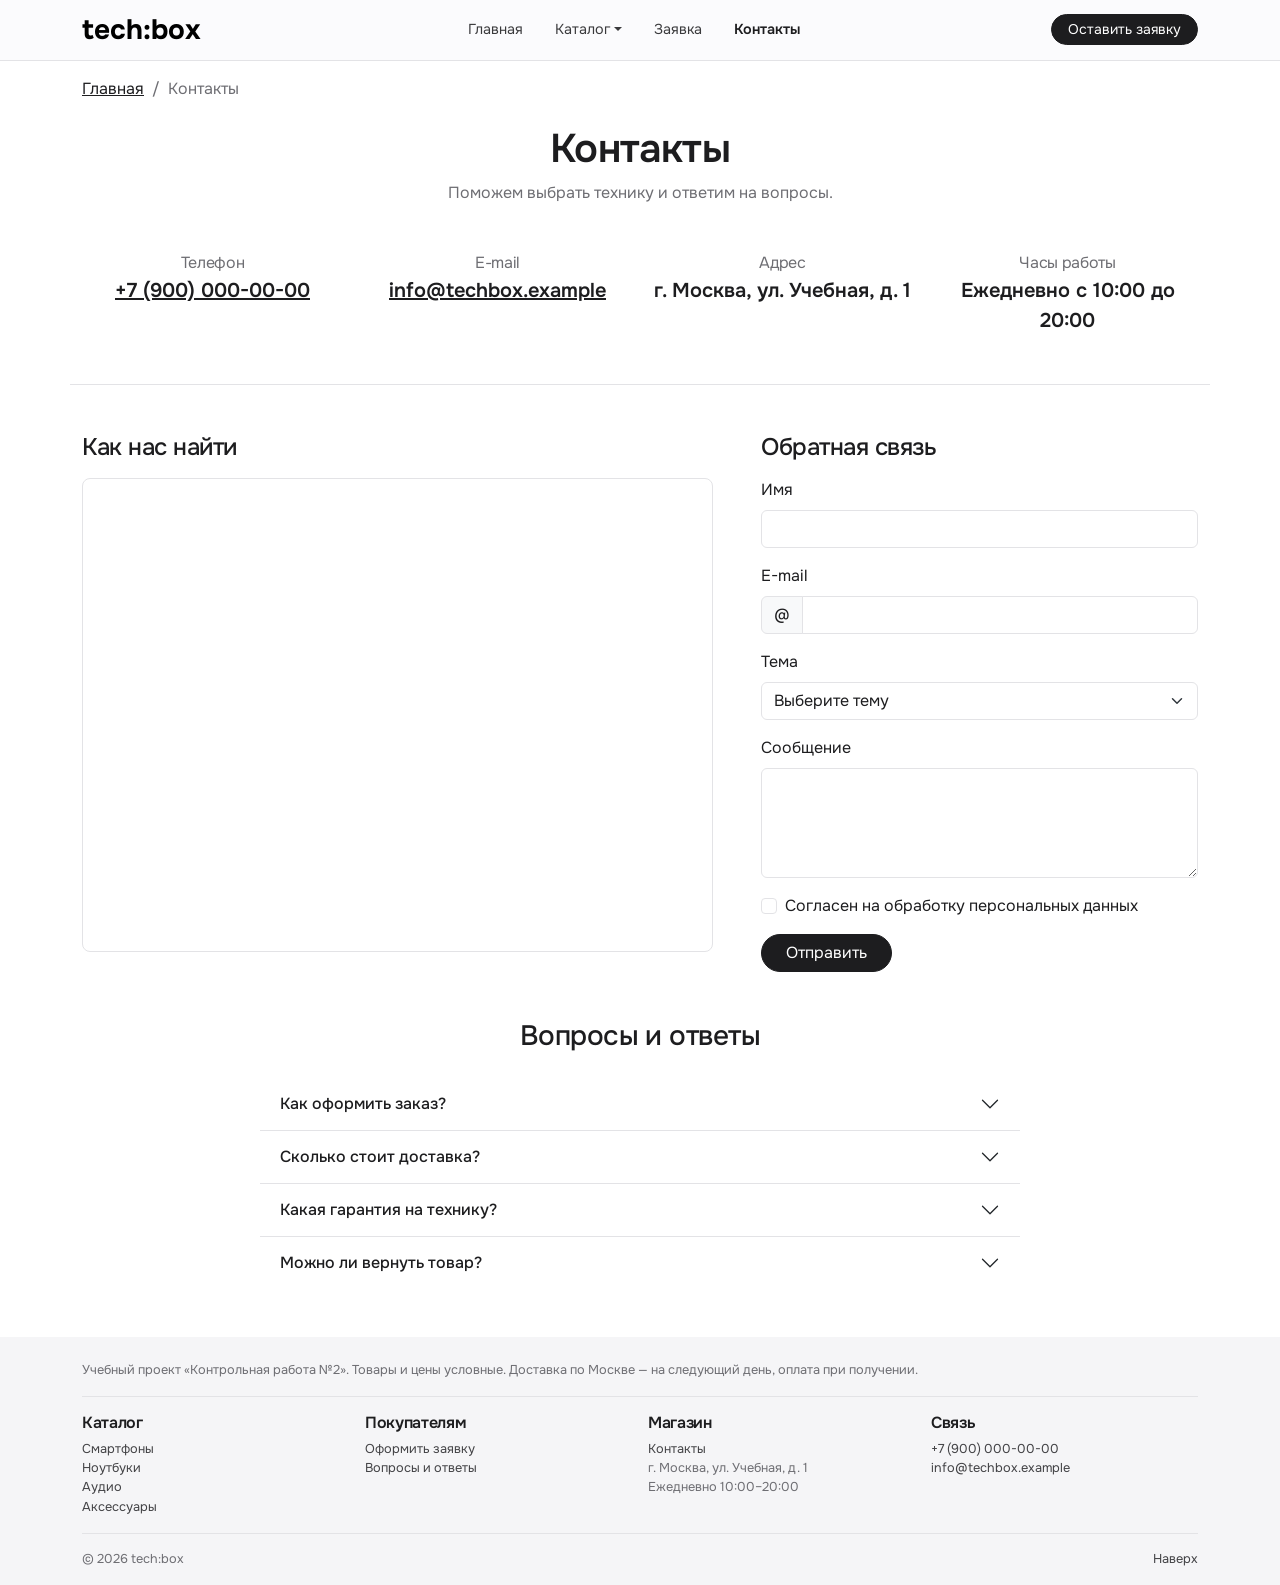
<file: contacts.html>
<!DOCTYPE html>
<html lang="ru">
<head>
  <meta charset="UTF-8">
  <meta name="viewport" content="width=device-width, initial-scale=1.0">
  <meta name="description" content="Контакты магазина tech:box: телефон, e-mail, адрес, карта и форма обратной связи.">
  <title>Контакты — tech:box</title>
  <link rel="icon" href="images/logo.svg" type="image/svg+xml">
  <!-- Bootstrap подключён локально, custom.css — после него, чтобы переопределять стили -->
  <link rel="stylesheet" href="vendor/bootstrap/css/bootstrap.min.css">
  <link rel="stylesheet" href="css/custom.css">
</head>
<body class="d-flex flex-column min-vh-100" id="top">

  <header class="sticky-top">
    <nav class="navbar navbar-expand-lg site-navbar py-1" aria-label="Основная навигация">
      <div class="container">
        <a class="navbar-brand fs-3 fw-bold" href="index.html">tech:box</a>
        <button class="navbar-toggler border-0" type="button" data-bs-toggle="collapse" data-bs-target="#mainNavbar"
          aria-controls="mainNavbar" aria-expanded="false" aria-label="Открыть меню">
          <span class="navbar-toggler-icon"></span>
        </button>
        <div class="collapse navbar-collapse" id="mainNavbar">
          <ul class="navbar-nav mx-auto gap-lg-3">
            <li class="nav-item"><a class="nav-link" href="index.html">Главная</a></li>
            <li class="nav-item dropdown">
              <a class="nav-link dropdown-toggle" href="#" role="button" data-bs-toggle="dropdown" aria-expanded="false">Каталог</a>
              <ul class="dropdown-menu">
                <li><a class="dropdown-item" href="catalog.html">Все товары</a></li>
                <li><hr class="dropdown-divider"></li>
                <li><a class="dropdown-item" href="catalog.html#phones">Смартфоны</a></li>
                <li><a class="dropdown-item" href="catalog.html#laptops">Ноутбуки</a></li>
                <li><a class="dropdown-item" href="catalog.html#audio">Аудио</a></li>
                <li><a class="dropdown-item" href="catalog.html#wearables">Носимая электроника</a></li>
                <li><a class="dropdown-item" href="catalog.html#tablets">Планшеты</a></li>
                <li><a class="dropdown-item" href="catalog.html#accessories">Аксессуары</a></li>
              </ul>
            </li>
            <li class="nav-item"><a class="nav-link" href="order.html">Заявка</a></li>
            <li class="nav-item"><a class="nav-link active" aria-current="page" href="contacts.html">Контакты</a></li>
          </ul>
          <a class="btn btn-sm btn-dark rounded-pill px-3 mb-2 mb-lg-0" href="order.html">Оставить заявку</a>
        </div>
      </div>
    </nav>
  </header>

    <nav class="container pt-3" aria-label="Хлебные крошки">
      <ol class="breadcrumb small mb-0">
        <li class="breadcrumb-item"><a href="index.html">Главная</a></li>
        <li class="breadcrumb-item active" aria-current="page">Контакты</li>
      </ol>
    </nav>

  <main id="main" class="container py-4">
    <div class="text-center mb-5">
      <h1 class="display-6 mb-2">Контакты</h1>
      <p class="text-body-secondary mb-0">Поможем выбрать технику и ответим на вопросы.</p>
    </div>

    <div class="row g-4 text-center pb-5 mb-5 border-bottom">
      <div class="col-12 col-sm-6 col-lg-3">
        <h2 class="fs-6 text-body-secondary fw-normal mb-1">Телефон</h2>
        <p class="fs-5 fw-semibold mb-0"><a href="tel:+79000000000">+7 (900) 000-00-00</a></p>
      </div>
      <div class="col-12 col-sm-6 col-lg-3">
        <h2 class="fs-6 text-body-secondary fw-normal mb-1">E-mail</h2>
        <p class="fs-5 fw-semibold mb-0"><a href="mailto:info@techbox.example">info@techbox.example</a></p>
      </div>
      <div class="col-12 col-sm-6 col-lg-3">
        <h2 class="fs-6 text-body-secondary fw-normal mb-1">Адрес</h2>
        <p class="fs-5 fw-semibold mb-0">г. Москва, ул. Учебная, д. 1</p>
      </div>
      <div class="col-12 col-sm-6 col-lg-3">
        <h2 class="fs-6 text-body-secondary fw-normal mb-1">Часы работы</h2>
        <p class="fs-5 fw-semibold mb-0">Ежедневно с 10:00 до 20:00</p>
      </div>
    </div>

    <div class="row g-4 g-lg-5 mb-5">
      <section class="col-12 col-lg-7" aria-labelledby="map-title">
        <h2 class="h4 mb-3" id="map-title">Как нас найти</h2>
        <div class="ratio ratio-4x3 rounded-3 overflow-hidden border">
          <iframe src="https://yandex.ru/map-widget/v1/?um=constructor%3A4c0e001c937c902e7363c65e42576e5b10b37491c9562b72b2091ea5d79f8857&amp;source=constructor" title="Карта: как найти магазин tech:box" loading="lazy"></iframe>
        </div>
      </section>
      <section class="col-12 col-lg-5" aria-labelledby="feedback-title">
        <h2 class="h4 mb-3" id="feedback-title">Обратная связь</h2>
        <form class="needs-validation" data-success="Сообщение отправлено. Мы ответим на e-mail в течение дня." novalidate>
          <div class="mb-3">
            <label class="form-label" for="feedback-name">Имя</label>
            <input class="form-control" type="text" id="feedback-name" name="name" autocomplete="name" minlength="2" required>
            <div class="invalid-feedback">Введите имя.</div>
          </div>
          <div class="mb-3">
            <label class="form-label" for="feedback-email">E-mail</label>
            <div class="input-group has-validation">
              <span class="input-group-text">@</span>
              <input class="form-control" type="email" id="feedback-email" name="email" autocomplete="email" required>
              <div class="invalid-feedback">Введите корректный e-mail.</div>
            </div>
          </div>
          <div class="mb-3">
            <label class="form-label" for="feedback-topic">Тема</label>
            <select class="form-select" id="feedback-topic" name="topic" required>
              <option value="" selected disabled>Выберите тему</option>
              <option>Вопрос о товаре</option>
              <option>Статус заявки</option>
              <option>Гарантия и возврат</option>
              <option>Другое</option>
            </select>
            <div class="invalid-feedback">Выберите тему обращения.</div>
          </div>
          <div class="mb-3">
            <label class="form-label" for="feedback-message">Сообщение</label>
            <textarea class="form-control" id="feedback-message" name="message" rows="4" minlength="10" required></textarea>
            <div class="invalid-feedback">Напишите сообщение (минимум 10 символов).</div>
          </div>
          <div class="form-check mb-3">
            <input class="form-check-input" type="checkbox" id="feedback-agree" name="agree" required>
            <label class="form-check-label" for="feedback-agree">Согласен на обработку персональных данных</label>
            <div class="invalid-feedback">Без согласия сообщение отправить нельзя.</div>
          </div>
          <button class="btn btn-dark rounded-pill px-4" type="submit">Отправить</button>
        </form>
      </section>
    </div>

    <section class="mx-auto pb-4" style="max-width: 760px" id="faq" aria-labelledby="contacts-faq-title">
      <h2 class="h3 text-center mb-4" id="contacts-faq-title">Вопросы и ответы</h2>
      <div class="accordion accordion-flush" id="contactsFaq">
        <div class="accordion-item">
          <h3 class="accordion-header">
            <button class="accordion-button collapsed" type="button" data-bs-toggle="collapse"
              data-bs-target="#contactsFaq-0" aria-expanded="false" aria-controls="contactsFaq-0">Как оформить заказ?</button>
          </h3>
          <div id="contactsFaq-0" class="accordion-collapse collapse" data-bs-parent="#contactsFaq">
            <div class="accordion-body text-body-secondary">Нажмите «Заказать» у товара и оставьте телефон в окне быстрого заказа или заполните <a href="order.html">форму заявки</a>. Менеджер перезвонит в течение 15 минут в рабочее время.</div>
          </div>
        </div>
        <div class="accordion-item">
          <h3 class="accordion-header">
            <button class="accordion-button collapsed" type="button" data-bs-toggle="collapse"
              data-bs-target="#contactsFaq-1" aria-expanded="false" aria-controls="contactsFaq-1">Сколько стоит доставка?</button>
          </h3>
          <div id="contactsFaq-1" class="accordion-collapse collapse" data-bs-parent="#contactsFaq">
            <div class="accordion-body text-body-secondary">Самовывоз бесплатный. Курьер по Москве — 500 ₽, Почта России — 390 ₽. При заказе от 50&nbsp;000 ₽ курьер бесплатно.</div>
          </div>
        </div>
        <div class="accordion-item">
          <h3 class="accordion-header">
            <button class="accordion-button collapsed" type="button" data-bs-toggle="collapse"
              data-bs-target="#contactsFaq-2" aria-expanded="false" aria-controls="contactsFaq-2">Какая гарантия на технику?</button>
          </h3>
          <div id="contactsFaq-2" class="accordion-collapse collapse" data-bs-parent="#contactsFaq">
            <div class="accordion-body text-body-secondary">Официальная гарантия производителя 12 месяцев, на аксессуары — от 6 месяцев. Гарантийный талон выдаём вместе с чеком.</div>
          </div>
        </div>
        <div class="accordion-item">
          <h3 class="accordion-header">
            <button class="accordion-button collapsed" type="button" data-bs-toggle="collapse"
              data-bs-target="#contactsFaq-3" aria-expanded="false" aria-controls="contactsFaq-3">Можно ли вернуть товар?</button>
          </h3>
          <div id="contactsFaq-3" class="accordion-collapse collapse" data-bs-parent="#contactsFaq">
            <div class="accordion-body text-body-secondary">Да, в течение 14 дней, если сохранены упаковка, комплектация и товарный вид.</div>
          </div>
        </div>
      </div>
    </section>
  </main>

  <footer class="site-footer section-light mt-auto pt-4 pb-3">
    <div class="container">
      <p class="pb-3 mb-3 border-bottom">Учебный проект «Контрольная работа №2». Товары и цены условные. Доставка по Москве — на следующий день, оплата при получении.</p>
      <div class="row g-3 pb-3">
        <div class="col-6 col-md-3">
          <h2 class="fs-6 fw-semibold text-dark mb-2">Каталог</h2>
          <ul class="list-unstyled mb-0">
            <li><a href="catalog.html#phones">Смартфоны</a></li>
            <li><a href="catalog.html#laptops">Ноутбуки</a></li>
            <li><a href="catalog.html#audio">Аудио</a></li>
            <li><a href="catalog.html#accessories">Аксессуары</a></li>
          </ul>
        </div>
        <div class="col-6 col-md-3">
          <h2 class="fs-6 fw-semibold text-dark mb-2">Покупателям</h2>
          <ul class="list-unstyled mb-0">
            <li><a href="order.html">Оформить заявку</a></li>
            <li><a href="contacts.html#faq">Вопросы и ответы</a></li>
          </ul>
        </div>
        <div class="col-6 col-md-3">
          <h2 class="fs-6 fw-semibold text-dark mb-2">Магазин</h2>
          <ul class="list-unstyled mb-0">
            <li><a href="contacts.html">Контакты</a></li>
            <li>г. Москва, ул. Учебная, д. 1</li>
            <li>Ежедневно 10:00–20:00</li>
          </ul>
        </div>
        <div class="col-6 col-md-3">
          <h2 class="fs-6 fw-semibold text-dark mb-2">Связь</h2>
          <ul class="list-unstyled mb-0">
            <li><a href="tel:+79000000000">+7 (900) 000-00-00</a></li>
            <li><a href="mailto:info@techbox.example">info@techbox.example</a></li>
          </ul>
        </div>
      </div>
      <div class="d-flex flex-wrap justify-content-between gap-2 pt-3 border-top">
        <span>&copy; 2026 tech:box</span>
        <a href="#top">Наверх</a>
      </div>
    </div>
  </footer>

  <!-- Контейнер для всплывающих уведомлений (toast) -->
  <div class="toast-container position-fixed bottom-0 end-0 p-3">
    <div class="toast align-items-center text-bg-dark border-0" id="app-toast" role="status" aria-live="polite" aria-atomic="true">
      <div class="d-flex">
        <div class="toast-body">Готово!</div>
        <button type="button" class="btn-close btn-close-white me-2 m-auto" data-bs-dismiss="toast" aria-label="Закрыть"></button>
      </div>
    </div>
  </div>

  <script src="vendor/bootstrap/js/bootstrap.bundle.min.js"></script>
  <script src="js/main.js"></script>
</body>
</html>
</file>
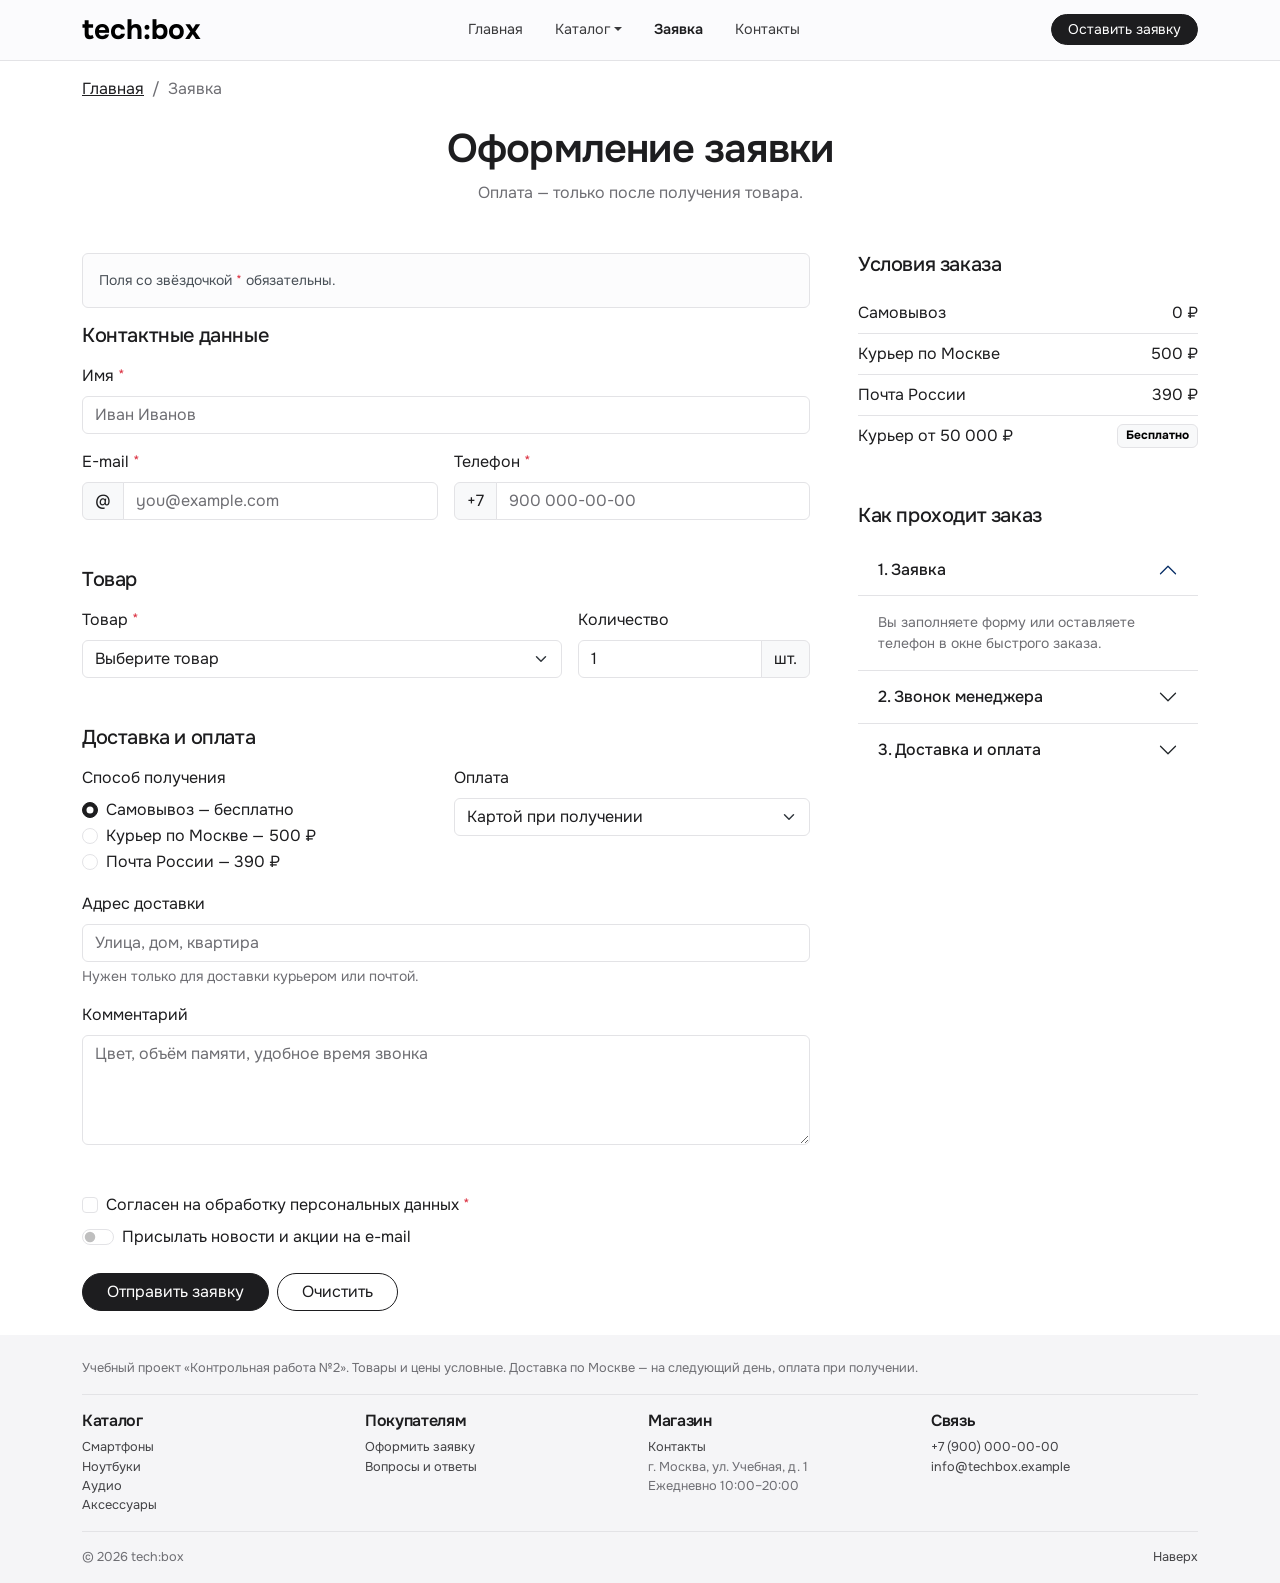
<file: order.html>
<!DOCTYPE html>
<html lang="ru">
<head>
  <meta charset="UTF-8">
  <meta name="viewport" content="width=device-width, initial-scale=1.0">
  <meta name="description" content="Форма заявки tech:box на компонентах Bootstrap: выбор товара, доставки и способа оплаты.">
  <title>Оформление заявки — tech:box</title>
  <link rel="icon" href="images/logo.svg" type="image/svg+xml">
  <!-- Bootstrap подключён локально, custom.css — после него, чтобы переопределять стили -->
  <link rel="stylesheet" href="vendor/bootstrap/css/bootstrap.min.css">
  <link rel="stylesheet" href="css/custom.css">
</head>
<body class="d-flex flex-column min-vh-100" id="top">

  <header class="sticky-top">
    <nav class="navbar navbar-expand-lg site-navbar py-1" aria-label="Основная навигация">
      <div class="container">
        <a class="navbar-brand fs-3 fw-bold" href="index.html">tech:box</a>
        <button class="navbar-toggler border-0" type="button" data-bs-toggle="collapse" data-bs-target="#mainNavbar"
          aria-controls="mainNavbar" aria-expanded="false" aria-label="Открыть меню">
          <span class="navbar-toggler-icon"></span>
        </button>
        <div class="collapse navbar-collapse" id="mainNavbar">
          <ul class="navbar-nav mx-auto gap-lg-3">
            <li class="nav-item"><a class="nav-link" href="index.html">Главная</a></li>
            <li class="nav-item dropdown">
              <a class="nav-link dropdown-toggle" href="#" role="button" data-bs-toggle="dropdown" aria-expanded="false">Каталог</a>
              <ul class="dropdown-menu">
                <li><a class="dropdown-item" href="catalog.html">Все товары</a></li>
                <li><hr class="dropdown-divider"></li>
                <li><a class="dropdown-item" href="catalog.html#phones">Смартфоны</a></li>
                <li><a class="dropdown-item" href="catalog.html#laptops">Ноутбуки</a></li>
                <li><a class="dropdown-item" href="catalog.html#audio">Аудио</a></li>
                <li><a class="dropdown-item" href="catalog.html#wearables">Носимая электроника</a></li>
                <li><a class="dropdown-item" href="catalog.html#tablets">Планшеты</a></li>
                <li><a class="dropdown-item" href="catalog.html#accessories">Аксессуары</a></li>
              </ul>
            </li>
            <li class="nav-item"><a class="nav-link active" aria-current="page" href="order.html">Заявка</a></li>
            <li class="nav-item"><a class="nav-link" href="contacts.html">Контакты</a></li>
          </ul>
          <a class="btn btn-sm btn-dark rounded-pill px-3 mb-2 mb-lg-0" href="order.html">Оставить заявку</a>
        </div>
      </div>
    </nav>
  </header>

    <nav class="container pt-3" aria-label="Хлебные крошки">
      <ol class="breadcrumb small mb-0">
        <li class="breadcrumb-item"><a href="index.html">Главная</a></li>
        <li class="breadcrumb-item active" aria-current="page">Заявка</li>
      </ol>
    </nav>

  <main id="main" class="container py-4">
    <div class="text-center mb-5">
      <h1 class="display-6 mb-2">Оформление заявки</h1>
      <p class="text-body-secondary mb-0">Оплата — только после получения товара.</p>
    </div>

    <div class="row g-4 g-lg-5">
      <div class="col-12 col-lg-8">
        <div class="alert alert-light border small" role="alert">
          Поля со звёздочкой <span class="text-danger">*</span> обязательны.
        </div>

        <!-- Сообщение показывается после успешной отправки (js/main.js) -->
        <div class="alert alert-success d-none" id="order-success" role="status">
          <strong>Спасибо!</strong> Заявка принята. Менеджер свяжется с вами в течение 15 минут.
        </div>

        <form class="needs-validation" id="order-form" data-success="Заявка отправлена!" novalidate>
          <h2 class="h5 mb-3">Контактные данные</h2>
          <div class="row g-3 mb-5">
            <div class="col-12">
              <label class="form-label" for="order-name">Имя <span class="text-danger">*</span></label>
              <input class="form-control" type="text" id="order-name" name="name" autocomplete="name" minlength="2" placeholder="Иван Иванов" required>
              <div class="invalid-feedback">Введите имя (минимум 2 символа).</div>
            </div>
            <div class="col-12 col-md-6">
              <label class="form-label" for="order-email">E-mail <span class="text-danger">*</span></label>
              <div class="input-group has-validation">
                <span class="input-group-text">@</span>
                <input class="form-control" type="email" id="order-email" name="email" autocomplete="email" placeholder="you@example.com" required>
                <div class="invalid-feedback">Введите корректный e-mail.</div>
              </div>
            </div>
            <div class="col-12 col-md-6">
              <label class="form-label" for="order-phone">Телефон <span class="text-danger">*</span></label>
              <div class="input-group has-validation">
                <span class="input-group-text">+7</span>
                <input class="form-control" type="tel" id="order-phone" name="phone" autocomplete="tel-national" placeholder="900 000-00-00" minlength="10" required>
                <div class="invalid-feedback">Введите номер телефона, минимум 10 цифр.</div>
              </div>
            </div>
          </div>

          <h2 class="h5 mb-3">Товар</h2>
          <div class="row g-3 mb-5">
            <div class="col-12 col-md-8">
              <label class="form-label" for="order-product">Товар <span class="text-danger">*</span></label>
              <select class="form-select" id="order-product" name="product" required>
                <option value="" selected disabled>Выберите товар</option>
                <option value="1">iPhone 17 Pro Max — 139&nbsp;990&nbsp;₽</option>
                <option value="2">MacBook Pro — 189&nbsp;990&nbsp;₽</option>
                <option value="3">AirPods Max — 54&nbsp;990&nbsp;₽</option>
                <option value="4">Apple Watch Series 10 — 44&nbsp;990&nbsp;₽</option>
                <option value="5">iPad Pro — 109&nbsp;990&nbsp;₽</option>
                <option value="6">HomePod — 32&nbsp;990&nbsp;₽</option>
                <option value="7">Зарядка MagSafe — 4&nbsp;990&nbsp;₽</option>
                <option value="8">Чехол Silicone Case — 5&nbsp;490&nbsp;₽</option>
                <option value="9">AirTag, 4 шт. — 12&nbsp;990&nbsp;₽</option>
                <option value="consultation">Нужна консультация</option>
              </select>
              <div class="invalid-feedback">Выберите товар из списка.</div>
            </div>
            <div class="col-12 col-md-4">
              <label class="form-label" for="order-qty">Количество</label>
              <div class="input-group">
                <input class="form-control" type="number" id="order-qty" name="quantity" value="1" min="1" max="10">
                <span class="input-group-text">шт.</span>
              </div>
            </div>
          </div>

          <h2 class="h5 mb-3">Доставка и оплата</h2>
          <div class="row g-3 mb-5">
            <div class="col-12 col-md-6">
              <fieldset>
                <legend class="form-label fs-6">Способ получения</legend>
                <div class="form-check">
                  <input class="form-check-input" type="radio" name="delivery" id="delivery-pickup" value="pickup" checked>
                  <label class="form-check-label" for="delivery-pickup">Самовывоз — бесплатно</label>
                </div>
                <div class="form-check">
                  <input class="form-check-input" type="radio" name="delivery" id="delivery-courier" value="courier">
                  <label class="form-check-label" for="delivery-courier">Курьер по Москве — 500 ₽</label>
                </div>
                <div class="form-check">
                  <input class="form-check-input" type="radio" name="delivery" id="delivery-post" value="post">
                  <label class="form-check-label" for="delivery-post">Почта России — 390 ₽</label>
                </div>
              </fieldset>
            </div>
            <div class="col-12 col-md-6">
              <label class="form-label" for="order-payment">Оплата</label>
              <select class="form-select" id="order-payment" name="payment">
                <option value="card">Картой при получении</option>
                <option value="cash">Наличными при получении</option>
                <option value="sbp">По СБП при получении</option>
              </select>
            </div>
            <div class="col-12">
              <label class="form-label" for="order-address">Адрес доставки</label>
              <input class="form-control" type="text" id="order-address" name="address" autocomplete="street-address" placeholder="Улица, дом, квартира">
              <div class="form-text">Нужен только для доставки курьером или почтой.</div>
            </div>
            <div class="col-12">
              <label class="form-label" for="order-comment">Комментарий</label>
              <textarea class="form-control" id="order-comment" name="comment" rows="4" maxlength="500" placeholder="Цвет, объём памяти, удобное время звонка"></textarea>
            </div>
          </div>

          <div class="form-check mb-2">
            <input class="form-check-input" type="checkbox" id="order-agree" name="agree" required>
            <label class="form-check-label" for="order-agree">Согласен на обработку персональных данных <span class="text-danger">*</span></label>
            <div class="invalid-feedback">Без согласия заявку отправить нельзя.</div>
          </div>
          <div class="form-check form-switch mb-4">
            <input class="form-check-input" type="checkbox" role="switch" id="order-news" name="news">
            <label class="form-check-label" for="order-news">Присылать новости и акции на e-mail</label>
          </div>

          <div class="d-flex flex-wrap gap-2">
            <button class="btn btn-dark rounded-pill px-4" type="submit">Отправить заявку</button>
            <button class="btn btn-outline-dark rounded-pill px-4" type="reset">Очистить</button>
          </div>
        </form>
      </div>

      <aside class="col-12 col-lg-4">
        <h2 class="h5 mb-3">Условия заказа</h2>
        <ul class="list-group list-group-flush mb-5">
          <li class="list-group-item px-0 d-flex justify-content-between"><span>Самовывоз</span><span>0 ₽</span></li>
          <li class="list-group-item px-0 d-flex justify-content-between"><span>Курьер по Москве</span><span>500 ₽</span></li>
          <li class="list-group-item px-0 d-flex justify-content-between"><span>Почта России</span><span>390 ₽</span></li>
          <li class="list-group-item px-0 d-flex justify-content-between"><span>Курьер от 50&nbsp;000 ₽</span><span class="badge text-bg-light border">Бесплатно</span></li>
        </ul>
        <h2 class="h5 mb-3">Как проходит заказ</h2>
        <div class="accordion accordion-flush" id="orderSteps">
            <div class="accordion-item">
              <h3 class="accordion-header">
                <button class="accordion-button" type="button" data-bs-toggle="collapse" data-bs-target="#orderSteps-0" aria-expanded="true" aria-controls="orderSteps-0">1. Заявка</button>
              </h3>
              <div id="orderSteps-0" class="accordion-collapse collapse show" data-bs-parent="#orderSteps">
                <div class="accordion-body small text-body-secondary">Вы заполняете форму или оставляете телефон в окне быстрого заказа.</div>
              </div>
            </div>
            <div class="accordion-item">
              <h3 class="accordion-header">
                <button class="accordion-button collapsed" type="button" data-bs-toggle="collapse" data-bs-target="#orderSteps-1" aria-expanded="false" aria-controls="orderSteps-1">2. Звонок менеджера</button>
              </h3>
              <div id="orderSteps-1" class="accordion-collapse collapse" data-bs-parent="#orderSteps">
                <div class="accordion-body small text-body-secondary">В течение 15 минут уточняем наличие, цвет и удобное время доставки.</div>
              </div>
            </div>
            <div class="accordion-item">
              <h3 class="accordion-header">
                <button class="accordion-button collapsed" type="button" data-bs-toggle="collapse" data-bs-target="#orderSteps-2" aria-expanded="false" aria-controls="orderSteps-2">3. Доставка и оплата</button>
              </h3>
              <div id="orderSteps-2" class="accordion-collapse collapse" data-bs-parent="#orderSteps">
                <div class="accordion-body small text-body-secondary">Оплачиваете картой или наличными только после проверки товара.</div>
              </div>
            </div>
        </div>
      </aside>
    </div>
  </main>

  <footer class="site-footer section-light mt-auto pt-4 pb-3">
    <div class="container">
      <p class="pb-3 mb-3 border-bottom">Учебный проект «Контрольная работа №2». Товары и цены условные. Доставка по Москве — на следующий день, оплата при получении.</p>
      <div class="row g-3 pb-3">
        <div class="col-6 col-md-3">
          <h2 class="fs-6 fw-semibold text-dark mb-2">Каталог</h2>
          <ul class="list-unstyled mb-0">
            <li><a href="catalog.html#phones">Смартфоны</a></li>
            <li><a href="catalog.html#laptops">Ноутбуки</a></li>
            <li><a href="catalog.html#audio">Аудио</a></li>
            <li><a href="catalog.html#accessories">Аксессуары</a></li>
          </ul>
        </div>
        <div class="col-6 col-md-3">
          <h2 class="fs-6 fw-semibold text-dark mb-2">Покупателям</h2>
          <ul class="list-unstyled mb-0">
            <li><a href="order.html">Оформить заявку</a></li>
            <li><a href="contacts.html#faq">Вопросы и ответы</a></li>
          </ul>
        </div>
        <div class="col-6 col-md-3">
          <h2 class="fs-6 fw-semibold text-dark mb-2">Магазин</h2>
          <ul class="list-unstyled mb-0">
            <li><a href="contacts.html">Контакты</a></li>
            <li>г. Москва, ул. Учебная, д. 1</li>
            <li>Ежедневно 10:00–20:00</li>
          </ul>
        </div>
        <div class="col-6 col-md-3">
          <h2 class="fs-6 fw-semibold text-dark mb-2">Связь</h2>
          <ul class="list-unstyled mb-0">
            <li><a href="tel:+79000000000">+7 (900) 000-00-00</a></li>
            <li><a href="mailto:info@techbox.example">info@techbox.example</a></li>
          </ul>
        </div>
      </div>
      <div class="d-flex flex-wrap justify-content-between gap-2 pt-3 border-top">
        <span>&copy; 2026 tech:box</span>
        <a href="#top">Наверх</a>
      </div>
    </div>
  </footer>

  <!-- Контейнер для всплывающих уведомлений (toast) -->
  <div class="toast-container position-fixed bottom-0 end-0 p-3">
    <div class="toast align-items-center text-bg-dark border-0" id="app-toast" role="status" aria-live="polite" aria-atomic="true">
      <div class="d-flex">
        <div class="toast-body">Готово!</div>
        <button type="button" class="btn-close btn-close-white me-2 m-auto" data-bs-dismiss="toast" aria-label="Закрыть"></button>
      </div>
    </div>
  </div>

  <script src="vendor/bootstrap/js/bootstrap.bundle.min.js"></script>
  <script src="js/main.js"></script>
</body>
</html>
</file>
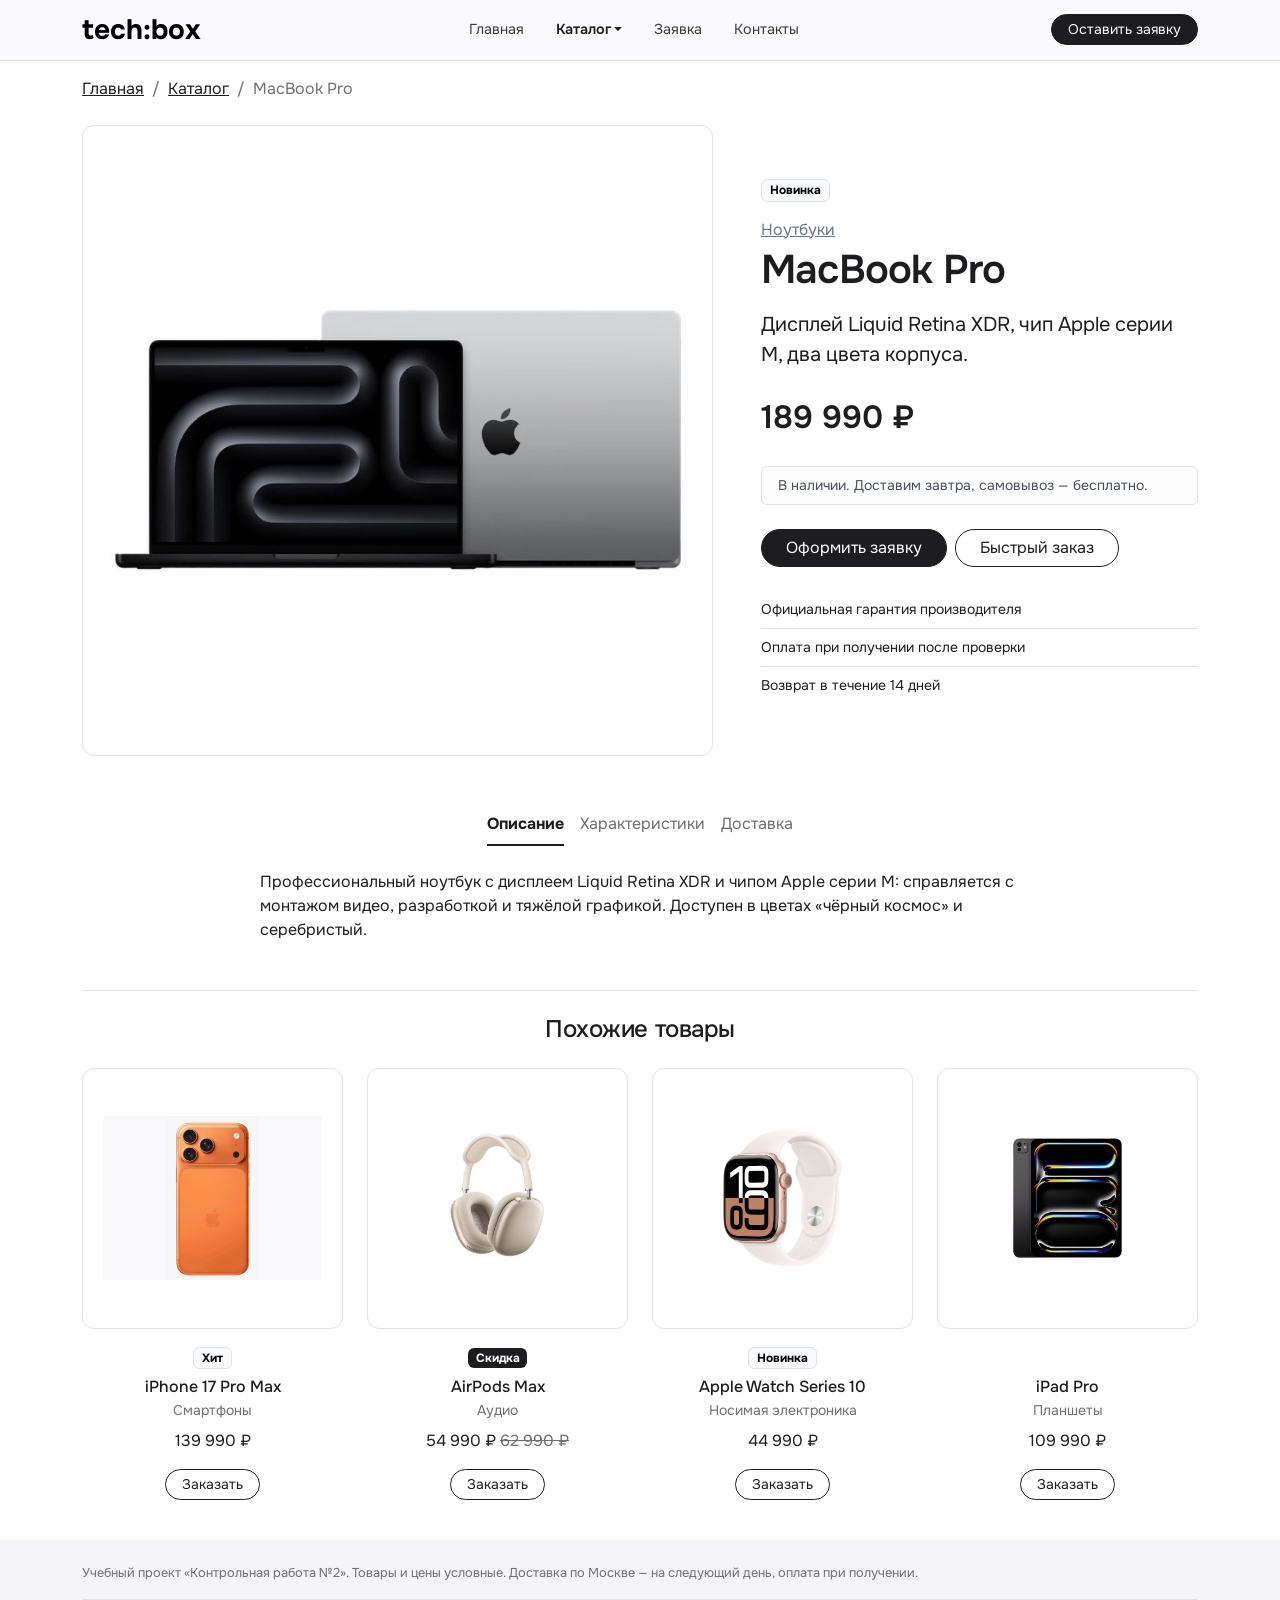
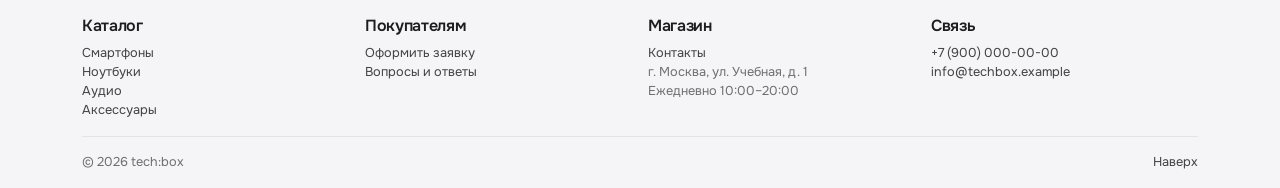
<file: product-2.html>
<!DOCTYPE html>
<html lang="ru">
<head>
  <meta charset="UTF-8">
  <meta name="viewport" content="width=device-width, initial-scale=1.0">
  <meta name="description" content="MacBook Pro в магазине tech:box: описание, характеристики, цена и оформление заявки.">
  <title>MacBook Pro — tech:box</title>
  <link rel="icon" href="images/logo.svg" type="image/svg+xml">
  <!-- Bootstrap подключён локально, custom.css — после него, чтобы переопределять стили -->
  <link rel="stylesheet" href="vendor/bootstrap/css/bootstrap.min.css">
  <link rel="stylesheet" href="css/custom.css">
</head>
<body class="d-flex flex-column min-vh-100" id="top">

  <header class="sticky-top">
    <nav class="navbar navbar-expand-lg site-navbar py-1" aria-label="Основная навигация">
      <div class="container">
        <a class="navbar-brand fs-3 fw-bold" href="index.html">tech:box</a>
        <button class="navbar-toggler border-0" type="button" data-bs-toggle="collapse" data-bs-target="#mainNavbar"
          aria-controls="mainNavbar" aria-expanded="false" aria-label="Открыть меню">
          <span class="navbar-toggler-icon"></span>
        </button>
        <div class="collapse navbar-collapse" id="mainNavbar">
          <ul class="navbar-nav mx-auto gap-lg-3">
            <li class="nav-item"><a class="nav-link" href="index.html">Главная</a></li>
            <li class="nav-item dropdown">
              <a class="nav-link dropdown-toggle active" href="#" role="button" data-bs-toggle="dropdown" aria-expanded="false">Каталог</a>
              <ul class="dropdown-menu">
                <li><a class="dropdown-item" href="catalog.html">Все товары</a></li>
                <li><hr class="dropdown-divider"></li>
                <li><a class="dropdown-item" href="catalog.html#phones">Смартфоны</a></li>
                <li><a class="dropdown-item" href="catalog.html#laptops">Ноутбуки</a></li>
                <li><a class="dropdown-item" href="catalog.html#audio">Аудио</a></li>
                <li><a class="dropdown-item" href="catalog.html#wearables">Носимая электроника</a></li>
                <li><a class="dropdown-item" href="catalog.html#tablets">Планшеты</a></li>
                <li><a class="dropdown-item" href="catalog.html#accessories">Аксессуары</a></li>
              </ul>
            </li>
            <li class="nav-item"><a class="nav-link" href="order.html">Заявка</a></li>
            <li class="nav-item"><a class="nav-link" href="contacts.html">Контакты</a></li>
          </ul>
          <a class="btn btn-sm btn-dark rounded-pill px-3 mb-2 mb-lg-0" href="order.html">Оставить заявку</a>
        </div>
      </div>
    </nav>
  </header>

    <nav class="container pt-3" aria-label="Хлебные крошки">
      <ol class="breadcrumb small mb-0">
        <li class="breadcrumb-item"><a href="index.html">Главная</a></li>
        <li class="breadcrumb-item"><a href="catalog.html">Каталог</a></li>
        <li class="breadcrumb-item active" aria-current="page">MacBook Pro</li>
      </ol>
    </nav>

  <main id="main" class="container py-4">
    <article>
      <div class="row g-4 g-lg-5 align-items-center">
        <div class="col-12 col-lg-7">
          <img class="product-img" src="images/product-2.jpg" alt="MacBook Pro" width="800" height="600">
        </div>
        <div class="col-12 col-lg-5">
          <span class="badge text-bg-light border mb-3">Новинка</span>
          <p class="text-body-secondary mb-1"><a class="link-secondary" href="catalog.html#laptops">Ноутбуки</a></p>
          <h1 class="display-6 mb-3">MacBook Pro</h1>
          <p class="fs-5 mb-4">Дисплей Liquid Retina XDR, чип Apple серии M, два цвета корпуса.</p>
          <p class="fs-2 fw-semibold mb-0">189&nbsp;990&nbsp;₽</p>
          <div class="alert alert-light border small py-2 my-4" role="status">
            В наличии. Доставим завтра, самовывоз — бесплатно.
          </div>
          <div class="d-flex flex-wrap gap-2 mb-4">
            <a class="btn btn-dark rounded-pill px-4" href="order.html">Оформить заявку</a>
            <button class="btn btn-outline-dark rounded-pill px-4" type="button" data-bs-toggle="modal" data-bs-target="#quickOrderModal" data-product="MacBook Pro">Быстрый заказ</button>
          </div>
          <ul class="list-group list-group-flush small">
            <li class="list-group-item px-0">Официальная гарантия производителя</li>
            <li class="list-group-item px-0">Оплата при получении после проверки</li>
            <li class="list-group-item px-0">Возврат в течение 14 дней</li>
          </ul>
        </div>
      </div>

      <!-- Вкладки (tabs) в стиле nav-underline -->
      <section class="mt-5 mx-auto" style="max-width: 760px" aria-label="Подробности о товаре">
        <ul class="nav nav-underline justify-content-center" id="productTabs" role="tablist">
          <li class="nav-item" role="presentation">
            <button class="nav-link active" id="tab-description" data-bs-toggle="tab" data-bs-target="#pane-description" type="button" role="tab" aria-controls="pane-description" aria-selected="true">Описание</button>
          </li>
          <li class="nav-item" role="presentation">
            <button class="nav-link" id="tab-specs" data-bs-toggle="tab" data-bs-target="#pane-specs" type="button" role="tab" aria-controls="pane-specs" aria-selected="false">Характеристики</button>
          </li>
          <li class="nav-item" role="presentation">
            <button class="nav-link" id="tab-delivery" data-bs-toggle="tab" data-bs-target="#pane-delivery" type="button" role="tab" aria-controls="pane-delivery" aria-selected="false">Доставка</button>
          </li>
        </ul>
        <div class="tab-content pt-4">
          <div class="tab-pane fade show active" id="pane-description" role="tabpanel" aria-labelledby="tab-description" tabindex="0">
            <p class="mb-0">Профессиональный ноутбук с дисплеем Liquid Retina XDR и чипом Apple серии M: справляется с монтажом видео, разработкой и тяжёлой графикой. Доступен в цветах «чёрный космос» и серебристый.</p>
          </div>
          <div class="tab-pane fade" id="pane-specs" role="tabpanel" aria-labelledby="tab-specs" tabindex="0">
            <table class="table mb-0">
              <caption class="visually-hidden">Характеристики: MacBook Pro</caption>
              <tbody>
              <tr><th scope="row" class="fw-normal text-body-secondary">Категория</th><td>Ноутбуки</td></tr>
              <tr><th scope="row" class="fw-normal text-body-secondary">Артикул</th><td>TB-NB-002</td></tr>
              <tr><th scope="row" class="fw-normal text-body-secondary">Дисплей</th><td>Liquid Retina XDR</td></tr>
              <tr><th scope="row" class="fw-normal text-body-secondary">Процессор</th><td>Apple, серия M</td></tr>
              <tr><th scope="row" class="fw-normal text-body-secondary">Цвета корпуса</th><td>Чёрный космос, серебристый</td></tr>
              <tr><th scope="row" class="fw-normal text-body-secondary">Гарантия</th><td>12 месяцев</td></tr>
              </tbody>
            </table>
          </div>
          <div class="tab-pane fade" id="pane-delivery" role="tabpanel" aria-labelledby="tab-delivery" tabindex="0">
            <table class="table mb-0">
              <caption class="visually-hidden">Способы доставки</caption>
              <tbody>
                <tr><th scope="row" class="fw-normal text-body-secondary">Самовывоз</th><td>Бесплатно, сегодня с 10:00 до 20:00</td></tr>
                <tr><th scope="row" class="fw-normal text-body-secondary">Курьер по Москве</th><td>500 ₽, на следующий день</td></tr>
                <tr><th scope="row" class="fw-normal text-body-secondary">Почта России</th><td>390 ₽, 3–7 дней</td></tr>
              </tbody>
            </table>
          </div>
        </div>
      </section>

      <section class="mt-5 pt-4 border-top" aria-labelledby="related-title">
        <h2 class="h4 text-center mb-4" id="related-title">Похожие товары</h2>
        <div class="row g-4">
        <div class="col-6 col-lg-3">
          <article class="card product-card border-0 h-100 text-center">
            <a href="product.html"><img class="product-img" src="images/product-1.jpg" alt="iPhone 17 Pro Max" width="800" height="600" loading="lazy"></a>
            <div class="card-body px-0 d-flex flex-column">
              <div class="mb-2"><span class="badge text-bg-light border">Хит</span></div>
              <h3 class="card-title h6 mb-1"><a class="text-decoration-none" href="product.html">iPhone 17 Pro Max</a></h3>
              <p class="card-text small text-body-secondary mb-2">Смартфоны</p>
              <p class="mb-3">139&nbsp;990&nbsp;₽</p>
              <button class="btn btn-sm btn-outline-dark rounded-pill mt-auto align-self-center px-3" type="button"
                data-bs-toggle="modal" data-bs-target="#quickOrderModal" data-product="iPhone 17 Pro Max">Заказать</button>
            </div>
          </article>
        </div>
        <div class="col-6 col-lg-3">
          <article class="card product-card border-0 h-100 text-center">
            <a href="product-3.html"><img class="product-img" src="images/product-3.jpg" alt="AirPods Max" width="800" height="600" loading="lazy"></a>
            <div class="card-body px-0 d-flex flex-column">
              <div class="mb-2"><span class="badge text-bg-dark">Скидка</span></div>
              <h3 class="card-title h6 mb-1"><a class="text-decoration-none" href="product-3.html">AirPods Max</a></h3>
              <p class="card-text small text-body-secondary mb-2">Аудио</p>
              <p class="mb-3">54&nbsp;990&nbsp;₽ <s class="text-body-secondary">62&nbsp;990&nbsp;₽</s></p>
              <button class="btn btn-sm btn-outline-dark rounded-pill mt-auto align-self-center px-3" type="button"
                data-bs-toggle="modal" data-bs-target="#quickOrderModal" data-product="AirPods Max">Заказать</button>
            </div>
          </article>
        </div>
        <div class="col-6 col-lg-3">
          <article class="card product-card border-0 h-100 text-center">
            <a href="product-4.html"><img class="product-img" src="images/product-4.jpg" alt="Apple Watch Series 10" width="800" height="600" loading="lazy"></a>
            <div class="card-body px-0 d-flex flex-column">
              <div class="mb-2"><span class="badge text-bg-light border">Новинка</span></div>
              <h3 class="card-title h6 mb-1"><a class="text-decoration-none" href="product-4.html">Apple Watch Series 10</a></h3>
              <p class="card-text small text-body-secondary mb-2">Носимая электроника</p>
              <p class="mb-3">44&nbsp;990&nbsp;₽</p>
              <button class="btn btn-sm btn-outline-dark rounded-pill mt-auto align-self-center px-3" type="button"
                data-bs-toggle="modal" data-bs-target="#quickOrderModal" data-product="Apple Watch Series 10">Заказать</button>
            </div>
          </article>
        </div>
        <div class="col-6 col-lg-3">
          <article class="card product-card border-0 h-100 text-center">
            <a href="product-5.html"><img class="product-img" src="images/product-5.jpg" alt="iPad Pro" width="800" height="600" loading="lazy"></a>
            <div class="card-body px-0 d-flex flex-column">
              <div class="mb-2"><span class="badge text-bg-light border invisible">—</span></div>
              <h3 class="card-title h6 mb-1"><a class="text-decoration-none" href="product-5.html">iPad Pro</a></h3>
              <p class="card-text small text-body-secondary mb-2">Планшеты</p>
              <p class="mb-3">109&nbsp;990&nbsp;₽</p>
              <button class="btn btn-sm btn-outline-dark rounded-pill mt-auto align-self-center px-3" type="button"
                data-bs-toggle="modal" data-bs-target="#quickOrderModal" data-product="iPad Pro">Заказать</button>
            </div>
          </article>
        </div>
        </div>
      </section>
    </article>
  </main>

  <footer class="site-footer section-light mt-auto pt-4 pb-3">
    <div class="container">
      <p class="pb-3 mb-3 border-bottom">Учебный проект «Контрольная работа №2». Товары и цены условные. Доставка по Москве — на следующий день, оплата при получении.</p>
      <div class="row g-3 pb-3">
        <div class="col-6 col-md-3">
          <h2 class="fs-6 fw-semibold text-dark mb-2">Каталог</h2>
          <ul class="list-unstyled mb-0">
            <li><a href="catalog.html#phones">Смартфоны</a></li>
            <li><a href="catalog.html#laptops">Ноутбуки</a></li>
            <li><a href="catalog.html#audio">Аудио</a></li>
            <li><a href="catalog.html#accessories">Аксессуары</a></li>
          </ul>
        </div>
        <div class="col-6 col-md-3">
          <h2 class="fs-6 fw-semibold text-dark mb-2">Покупателям</h2>
          <ul class="list-unstyled mb-0">
            <li><a href="order.html">Оформить заявку</a></li>
            <li><a href="contacts.html#faq">Вопросы и ответы</a></li>
          </ul>
        </div>
        <div class="col-6 col-md-3">
          <h2 class="fs-6 fw-semibold text-dark mb-2">Магазин</h2>
          <ul class="list-unstyled mb-0">
            <li><a href="contacts.html">Контакты</a></li>
            <li>г. Москва, ул. Учебная, д. 1</li>
            <li>Ежедневно 10:00–20:00</li>
          </ul>
        </div>
        <div class="col-6 col-md-3">
          <h2 class="fs-6 fw-semibold text-dark mb-2">Связь</h2>
          <ul class="list-unstyled mb-0">
            <li><a href="tel:+79000000000">+7 (900) 000-00-00</a></li>
            <li><a href="mailto:info@techbox.example">info@techbox.example</a></li>
          </ul>
        </div>
      </div>
      <div class="d-flex flex-wrap justify-content-between gap-2 pt-3 border-top">
        <span>&copy; 2026 tech:box</span>
        <a href="#top">Наверх</a>
      </div>
    </div>
  </footer>

  <!-- Контейнер для всплывающих уведомлений (toast) -->
  <div class="toast-container position-fixed bottom-0 end-0 p-3">
    <div class="toast align-items-center text-bg-dark border-0" id="app-toast" role="status" aria-live="polite" aria-atomic="true">
      <div class="d-flex">
        <div class="toast-body">Готово!</div>
        <button type="button" class="btn-close btn-close-white me-2 m-auto" data-bs-dismiss="toast" aria-label="Закрыть"></button>
      </div>
    </div>
  </div>

  <!-- Модальное окно быстрого заказа. Открывается кнопками с data-bs-toggle="modal" -->
  <div class="modal fade" id="quickOrderModal" tabindex="-1" aria-labelledby="quickOrderModalLabel" aria-hidden="true">
    <div class="modal-dialog modal-dialog-centered">
      <form class="modal-content needs-validation" data-success="Заявка принята. Менеджер перезвонит в течение 15 минут." novalidate>
        <div class="modal-header border-0">
          <h2 class="modal-title fs-5" id="quickOrderModalLabel">Быстрый заказ</h2>
          <button type="button" class="btn-close" data-bs-dismiss="modal" aria-label="Закрыть"></button>
        </div>
        <div class="modal-body pt-0">
          <div class="alert alert-light border small py-2" role="alert">
            Товар: <strong data-modal-product>—</strong>. Менеджер перезвонит и уточнит детали.
          </div>
          <input type="hidden" name="product" value="">
          <div class="mb-3">
            <label class="form-label" for="quick-name">Имя</label>
            <input class="form-control" type="text" id="quick-name" name="name" autocomplete="name" minlength="2" required>
            <div class="invalid-feedback">Введите имя (минимум 2 символа).</div>
          </div>
          <div class="mb-3">
            <label class="form-label" for="quick-phone">Телефон</label>
            <div class="input-group has-validation">
              <span class="input-group-text">+7</span>
              <input class="form-control" type="tel" id="quick-phone" name="phone" autocomplete="tel-national"
                placeholder="900 000-00-00" minlength="10" required>
              <div class="invalid-feedback">Введите номер телефона, минимум 10 цифр.</div>
            </div>
          </div>
          <div class="form-check">
            <input class="form-check-input" type="checkbox" id="quick-agree" name="agree" required>
            <label class="form-check-label" for="quick-agree">Согласен на обработку персональных данных</label>
            <div class="invalid-feedback">Без согласия заявку отправить нельзя.</div>
          </div>
        </div>
        <div class="modal-footer border-0">
          <button type="button" class="btn btn-outline-dark rounded-pill" data-bs-dismiss="modal">Отмена</button>
          <button type="submit" class="btn btn-dark rounded-pill">Отправить заявку</button>
        </div>
      </form>
    </div>
  </div>

  <script src="vendor/bootstrap/js/bootstrap.bundle.min.js"></script>
  <script src="js/main.js"></script>
</body>
</html>
</file>
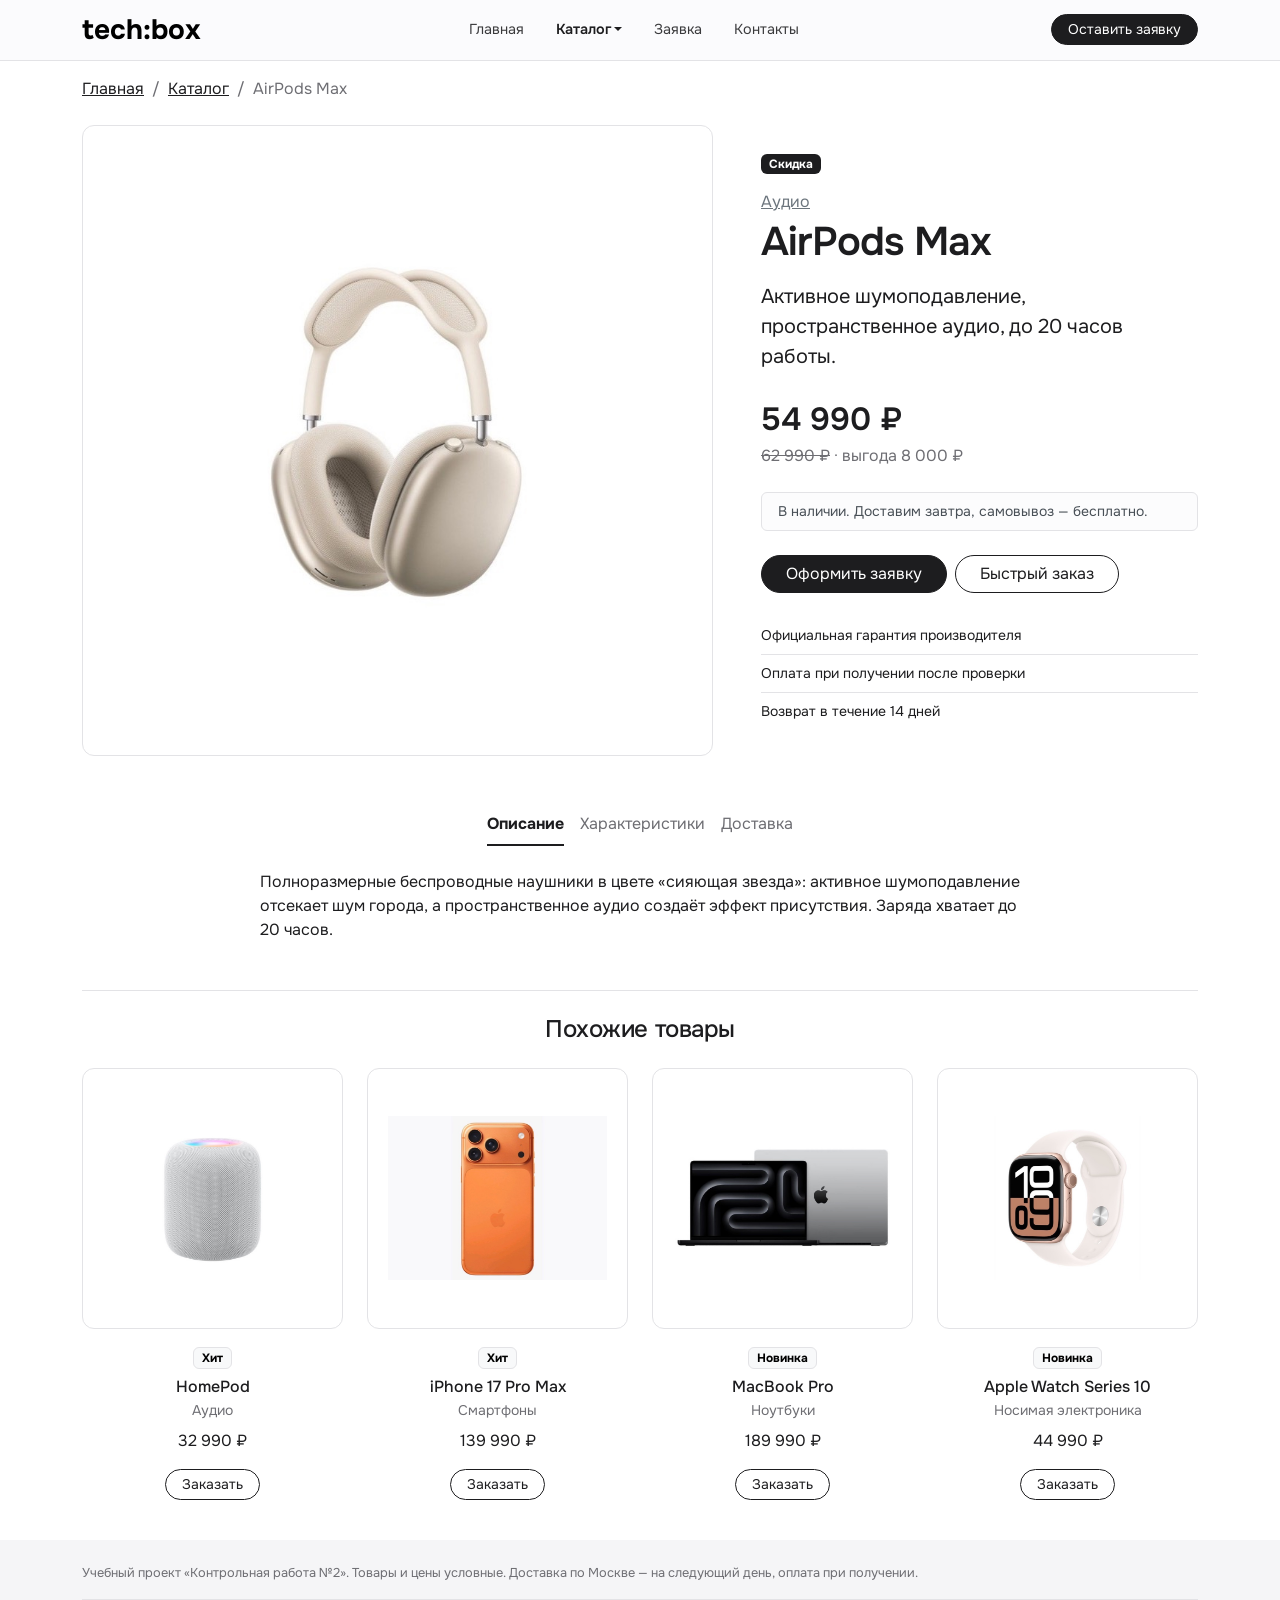
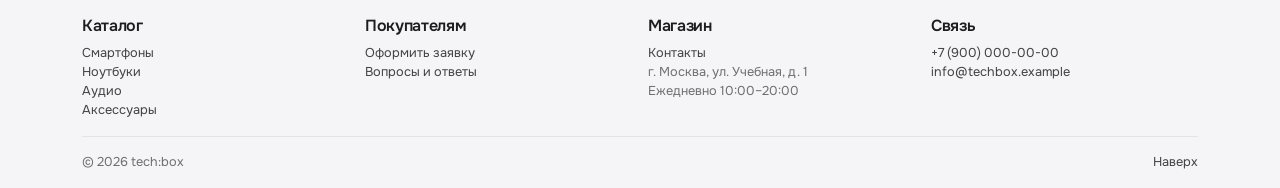
<file: product-3.html>
<!DOCTYPE html>
<html lang="ru">
<head>
  <meta charset="UTF-8">
  <meta name="viewport" content="width=device-width, initial-scale=1.0">
  <meta name="description" content="AirPods Max в магазине tech:box: описание, характеристики, цена и оформление заявки.">
  <title>AirPods Max — tech:box</title>
  <link rel="icon" href="images/logo.svg" type="image/svg+xml">
  <!-- Bootstrap подключён локально, custom.css — после него, чтобы переопределять стили -->
  <link rel="stylesheet" href="vendor/bootstrap/css/bootstrap.min.css">
  <link rel="stylesheet" href="css/custom.css">
</head>
<body class="d-flex flex-column min-vh-100" id="top">

  <header class="sticky-top">
    <nav class="navbar navbar-expand-lg site-navbar py-1" aria-label="Основная навигация">
      <div class="container">
        <a class="navbar-brand fs-3 fw-bold" href="index.html">tech:box</a>
        <button class="navbar-toggler border-0" type="button" data-bs-toggle="collapse" data-bs-target="#mainNavbar"
          aria-controls="mainNavbar" aria-expanded="false" aria-label="Открыть меню">
          <span class="navbar-toggler-icon"></span>
        </button>
        <div class="collapse navbar-collapse" id="mainNavbar">
          <ul class="navbar-nav mx-auto gap-lg-3">
            <li class="nav-item"><a class="nav-link" href="index.html">Главная</a></li>
            <li class="nav-item dropdown">
              <a class="nav-link dropdown-toggle active" href="#" role="button" data-bs-toggle="dropdown" aria-expanded="false">Каталог</a>
              <ul class="dropdown-menu">
                <li><a class="dropdown-item" href="catalog.html">Все товары</a></li>
                <li><hr class="dropdown-divider"></li>
                <li><a class="dropdown-item" href="catalog.html#phones">Смартфоны</a></li>
                <li><a class="dropdown-item" href="catalog.html#laptops">Ноутбуки</a></li>
                <li><a class="dropdown-item" href="catalog.html#audio">Аудио</a></li>
                <li><a class="dropdown-item" href="catalog.html#wearables">Носимая электроника</a></li>
                <li><a class="dropdown-item" href="catalog.html#tablets">Планшеты</a></li>
                <li><a class="dropdown-item" href="catalog.html#accessories">Аксессуары</a></li>
              </ul>
            </li>
            <li class="nav-item"><a class="nav-link" href="order.html">Заявка</a></li>
            <li class="nav-item"><a class="nav-link" href="contacts.html">Контакты</a></li>
          </ul>
          <a class="btn btn-sm btn-dark rounded-pill px-3 mb-2 mb-lg-0" href="order.html">Оставить заявку</a>
        </div>
      </div>
    </nav>
  </header>

    <nav class="container pt-3" aria-label="Хлебные крошки">
      <ol class="breadcrumb small mb-0">
        <li class="breadcrumb-item"><a href="index.html">Главная</a></li>
        <li class="breadcrumb-item"><a href="catalog.html">Каталог</a></li>
        <li class="breadcrumb-item active" aria-current="page">AirPods Max</li>
      </ol>
    </nav>

  <main id="main" class="container py-4">
    <article>
      <div class="row g-4 g-lg-5 align-items-center">
        <div class="col-12 col-lg-7">
          <img class="product-img" src="images/product-3.jpg" alt="AirPods Max" width="800" height="600">
        </div>
        <div class="col-12 col-lg-5">
          <span class="badge text-bg-dark mb-3">Скидка</span>
          <p class="text-body-secondary mb-1"><a class="link-secondary" href="catalog.html#audio">Аудио</a></p>
          <h1 class="display-6 mb-3">AirPods Max</h1>
          <p class="fs-5 mb-4">Активное шумоподавление, пространственное аудио, до 20 часов работы.</p>
          <p class="fs-2 fw-semibold mb-0">54&nbsp;990&nbsp;₽</p>
          <p class="text-body-secondary mb-0"><s>62&nbsp;990&nbsp;₽</s> · выгода 8&nbsp;000&nbsp;₽</p>
          <div class="alert alert-light border small py-2 my-4" role="status">
            В наличии. Доставим завтра, самовывоз — бесплатно.
          </div>
          <div class="d-flex flex-wrap gap-2 mb-4">
            <a class="btn btn-dark rounded-pill px-4" href="order.html">Оформить заявку</a>
            <button class="btn btn-outline-dark rounded-pill px-4" type="button" data-bs-toggle="modal" data-bs-target="#quickOrderModal" data-product="AirPods Max">Быстрый заказ</button>
          </div>
          <ul class="list-group list-group-flush small">
            <li class="list-group-item px-0">Официальная гарантия производителя</li>
            <li class="list-group-item px-0">Оплата при получении после проверки</li>
            <li class="list-group-item px-0">Возврат в течение 14 дней</li>
          </ul>
        </div>
      </div>

      <!-- Вкладки (tabs) в стиле nav-underline -->
      <section class="mt-5 mx-auto" style="max-width: 760px" aria-label="Подробности о товаре">
        <ul class="nav nav-underline justify-content-center" id="productTabs" role="tablist">
          <li class="nav-item" role="presentation">
            <button class="nav-link active" id="tab-description" data-bs-toggle="tab" data-bs-target="#pane-description" type="button" role="tab" aria-controls="pane-description" aria-selected="true">Описание</button>
          </li>
          <li class="nav-item" role="presentation">
            <button class="nav-link" id="tab-specs" data-bs-toggle="tab" data-bs-target="#pane-specs" type="button" role="tab" aria-controls="pane-specs" aria-selected="false">Характеристики</button>
          </li>
          <li class="nav-item" role="presentation">
            <button class="nav-link" id="tab-delivery" data-bs-toggle="tab" data-bs-target="#pane-delivery" type="button" role="tab" aria-controls="pane-delivery" aria-selected="false">Доставка</button>
          </li>
        </ul>
        <div class="tab-content pt-4">
          <div class="tab-pane fade show active" id="pane-description" role="tabpanel" aria-labelledby="tab-description" tabindex="0">
            <p class="mb-0">Полноразмерные беспроводные наушники в цвете «сияющая звезда»: активное шумоподавление отсекает шум города, а пространственное аудио создаёт эффект присутствия. Заряда хватает до 20 часов.</p>
          </div>
          <div class="tab-pane fade" id="pane-specs" role="tabpanel" aria-labelledby="tab-specs" tabindex="0">
            <table class="table mb-0">
              <caption class="visually-hidden">Характеристики: AirPods Max</caption>
              <tbody>
              <tr><th scope="row" class="fw-normal text-body-secondary">Категория</th><td>Аудио</td></tr>
              <tr><th scope="row" class="fw-normal text-body-secondary">Артикул</th><td>TB-AU-003</td></tr>
              <tr><th scope="row" class="fw-normal text-body-secondary">Тип</th><td>Полноразмерные, закрытые</td></tr>
              <tr><th scope="row" class="fw-normal text-body-secondary">Шумоподавление</th><td>Активное (ANC)</td></tr>
              <tr><th scope="row" class="fw-normal text-body-secondary">Звук</th><td>Пространственное аудио</td></tr>
              <tr><th scope="row" class="fw-normal text-body-secondary">Время работы</th><td>до 20 часов</td></tr>
              <tr><th scope="row" class="fw-normal text-body-secondary">Подключение</th><td>Bluetooth</td></tr>
              <tr><th scope="row" class="fw-normal text-body-secondary">Гарантия</th><td>12 месяцев</td></tr>
              </tbody>
            </table>
          </div>
          <div class="tab-pane fade" id="pane-delivery" role="tabpanel" aria-labelledby="tab-delivery" tabindex="0">
            <table class="table mb-0">
              <caption class="visually-hidden">Способы доставки</caption>
              <tbody>
                <tr><th scope="row" class="fw-normal text-body-secondary">Самовывоз</th><td>Бесплатно, сегодня с 10:00 до 20:00</td></tr>
                <tr><th scope="row" class="fw-normal text-body-secondary">Курьер по Москве</th><td>500 ₽, на следующий день</td></tr>
                <tr><th scope="row" class="fw-normal text-body-secondary">Почта России</th><td>390 ₽, 3–7 дней</td></tr>
              </tbody>
            </table>
          </div>
        </div>
      </section>

      <section class="mt-5 pt-4 border-top" aria-labelledby="related-title">
        <h2 class="h4 text-center mb-4" id="related-title">Похожие товары</h2>
        <div class="row g-4">
        <div class="col-6 col-lg-3">
          <article class="card product-card border-0 h-100 text-center">
            <a href="product-6.html"><img class="product-img" src="images/product-6.jpg" alt="HomePod" width="800" height="600" loading="lazy"></a>
            <div class="card-body px-0 d-flex flex-column">
              <div class="mb-2"><span class="badge text-bg-light border">Хит</span></div>
              <h3 class="card-title h6 mb-1"><a class="text-decoration-none" href="product-6.html">HomePod</a></h3>
              <p class="card-text small text-body-secondary mb-2">Аудио</p>
              <p class="mb-3">32&nbsp;990&nbsp;₽</p>
              <button class="btn btn-sm btn-outline-dark rounded-pill mt-auto align-self-center px-3" type="button"
                data-bs-toggle="modal" data-bs-target="#quickOrderModal" data-product="HomePod">Заказать</button>
            </div>
          </article>
        </div>
        <div class="col-6 col-lg-3">
          <article class="card product-card border-0 h-100 text-center">
            <a href="product.html"><img class="product-img" src="images/product-1.jpg" alt="iPhone 17 Pro Max" width="800" height="600" loading="lazy"></a>
            <div class="card-body px-0 d-flex flex-column">
              <div class="mb-2"><span class="badge text-bg-light border">Хит</span></div>
              <h3 class="card-title h6 mb-1"><a class="text-decoration-none" href="product.html">iPhone 17 Pro Max</a></h3>
              <p class="card-text small text-body-secondary mb-2">Смартфоны</p>
              <p class="mb-3">139&nbsp;990&nbsp;₽</p>
              <button class="btn btn-sm btn-outline-dark rounded-pill mt-auto align-self-center px-3" type="button"
                data-bs-toggle="modal" data-bs-target="#quickOrderModal" data-product="iPhone 17 Pro Max">Заказать</button>
            </div>
          </article>
        </div>
        <div class="col-6 col-lg-3">
          <article class="card product-card border-0 h-100 text-center">
            <a href="product-2.html"><img class="product-img" src="images/product-2.jpg" alt="MacBook Pro" width="800" height="600" loading="lazy"></a>
            <div class="card-body px-0 d-flex flex-column">
              <div class="mb-2"><span class="badge text-bg-light border">Новинка</span></div>
              <h3 class="card-title h6 mb-1"><a class="text-decoration-none" href="product-2.html">MacBook Pro</a></h3>
              <p class="card-text small text-body-secondary mb-2">Ноутбуки</p>
              <p class="mb-3">189&nbsp;990&nbsp;₽</p>
              <button class="btn btn-sm btn-outline-dark rounded-pill mt-auto align-self-center px-3" type="button"
                data-bs-toggle="modal" data-bs-target="#quickOrderModal" data-product="MacBook Pro">Заказать</button>
            </div>
          </article>
        </div>
        <div class="col-6 col-lg-3">
          <article class="card product-card border-0 h-100 text-center">
            <a href="product-4.html"><img class="product-img" src="images/product-4.jpg" alt="Apple Watch Series 10" width="800" height="600" loading="lazy"></a>
            <div class="card-body px-0 d-flex flex-column">
              <div class="mb-2"><span class="badge text-bg-light border">Новинка</span></div>
              <h3 class="card-title h6 mb-1"><a class="text-decoration-none" href="product-4.html">Apple Watch Series 10</a></h3>
              <p class="card-text small text-body-secondary mb-2">Носимая электроника</p>
              <p class="mb-3">44&nbsp;990&nbsp;₽</p>
              <button class="btn btn-sm btn-outline-dark rounded-pill mt-auto align-self-center px-3" type="button"
                data-bs-toggle="modal" data-bs-target="#quickOrderModal" data-product="Apple Watch Series 10">Заказать</button>
            </div>
          </article>
        </div>
        </div>
      </section>
    </article>
  </main>

  <footer class="site-footer section-light mt-auto pt-4 pb-3">
    <div class="container">
      <p class="pb-3 mb-3 border-bottom">Учебный проект «Контрольная работа №2». Товары и цены условные. Доставка по Москве — на следующий день, оплата при получении.</p>
      <div class="row g-3 pb-3">
        <div class="col-6 col-md-3">
          <h2 class="fs-6 fw-semibold text-dark mb-2">Каталог</h2>
          <ul class="list-unstyled mb-0">
            <li><a href="catalog.html#phones">Смартфоны</a></li>
            <li><a href="catalog.html#laptops">Ноутбуки</a></li>
            <li><a href="catalog.html#audio">Аудио</a></li>
            <li><a href="catalog.html#accessories">Аксессуары</a></li>
          </ul>
        </div>
        <div class="col-6 col-md-3">
          <h2 class="fs-6 fw-semibold text-dark mb-2">Покупателям</h2>
          <ul class="list-unstyled mb-0">
            <li><a href="order.html">Оформить заявку</a></li>
            <li><a href="contacts.html#faq">Вопросы и ответы</a></li>
          </ul>
        </div>
        <div class="col-6 col-md-3">
          <h2 class="fs-6 fw-semibold text-dark mb-2">Магазин</h2>
          <ul class="list-unstyled mb-0">
            <li><a href="contacts.html">Контакты</a></li>
            <li>г. Москва, ул. Учебная, д. 1</li>
            <li>Ежедневно 10:00–20:00</li>
          </ul>
        </div>
        <div class="col-6 col-md-3">
          <h2 class="fs-6 fw-semibold text-dark mb-2">Связь</h2>
          <ul class="list-unstyled mb-0">
            <li><a href="tel:+79000000000">+7 (900) 000-00-00</a></li>
            <li><a href="mailto:info@techbox.example">info@techbox.example</a></li>
          </ul>
        </div>
      </div>
      <div class="d-flex flex-wrap justify-content-between gap-2 pt-3 border-top">
        <span>&copy; 2026 tech:box</span>
        <a href="#top">Наверх</a>
      </div>
    </div>
  </footer>

  <!-- Контейнер для всплывающих уведомлений (toast) -->
  <div class="toast-container position-fixed bottom-0 end-0 p-3">
    <div class="toast align-items-center text-bg-dark border-0" id="app-toast" role="status" aria-live="polite" aria-atomic="true">
      <div class="d-flex">
        <div class="toast-body">Готово!</div>
        <button type="button" class="btn-close btn-close-white me-2 m-auto" data-bs-dismiss="toast" aria-label="Закрыть"></button>
      </div>
    </div>
  </div>

  <!-- Модальное окно быстрого заказа. Открывается кнопками с data-bs-toggle="modal" -->
  <div class="modal fade" id="quickOrderModal" tabindex="-1" aria-labelledby="quickOrderModalLabel" aria-hidden="true">
    <div class="modal-dialog modal-dialog-centered">
      <form class="modal-content needs-validation" data-success="Заявка принята. Менеджер перезвонит в течение 15 минут." novalidate>
        <div class="modal-header border-0">
          <h2 class="modal-title fs-5" id="quickOrderModalLabel">Быстрый заказ</h2>
          <button type="button" class="btn-close" data-bs-dismiss="modal" aria-label="Закрыть"></button>
        </div>
        <div class="modal-body pt-0">
          <div class="alert alert-light border small py-2" role="alert">
            Товар: <strong data-modal-product>—</strong>. Менеджер перезвонит и уточнит детали.
          </div>
          <input type="hidden" name="product" value="">
          <div class="mb-3">
            <label class="form-label" for="quick-name">Имя</label>
            <input class="form-control" type="text" id="quick-name" name="name" autocomplete="name" minlength="2" required>
            <div class="invalid-feedback">Введите имя (минимум 2 символа).</div>
          </div>
          <div class="mb-3">
            <label class="form-label" for="quick-phone">Телефон</label>
            <div class="input-group has-validation">
              <span class="input-group-text">+7</span>
              <input class="form-control" type="tel" id="quick-phone" name="phone" autocomplete="tel-national"
                placeholder="900 000-00-00" minlength="10" required>
              <div class="invalid-feedback">Введите номер телефона, минимум 10 цифр.</div>
            </div>
          </div>
          <div class="form-check">
            <input class="form-check-input" type="checkbox" id="quick-agree" name="agree" required>
            <label class="form-check-label" for="quick-agree">Согласен на обработку персональных данных</label>
            <div class="invalid-feedback">Без согласия заявку отправить нельзя.</div>
          </div>
        </div>
        <div class="modal-footer border-0">
          <button type="button" class="btn btn-outline-dark rounded-pill" data-bs-dismiss="modal">Отмена</button>
          <button type="submit" class="btn btn-dark rounded-pill">Отправить заявку</button>
        </div>
      </form>
    </div>
  </div>

  <script src="vendor/bootstrap/js/bootstrap.bundle.min.js"></script>
  <script src="js/main.js"></script>
</body>
</html>
</file>
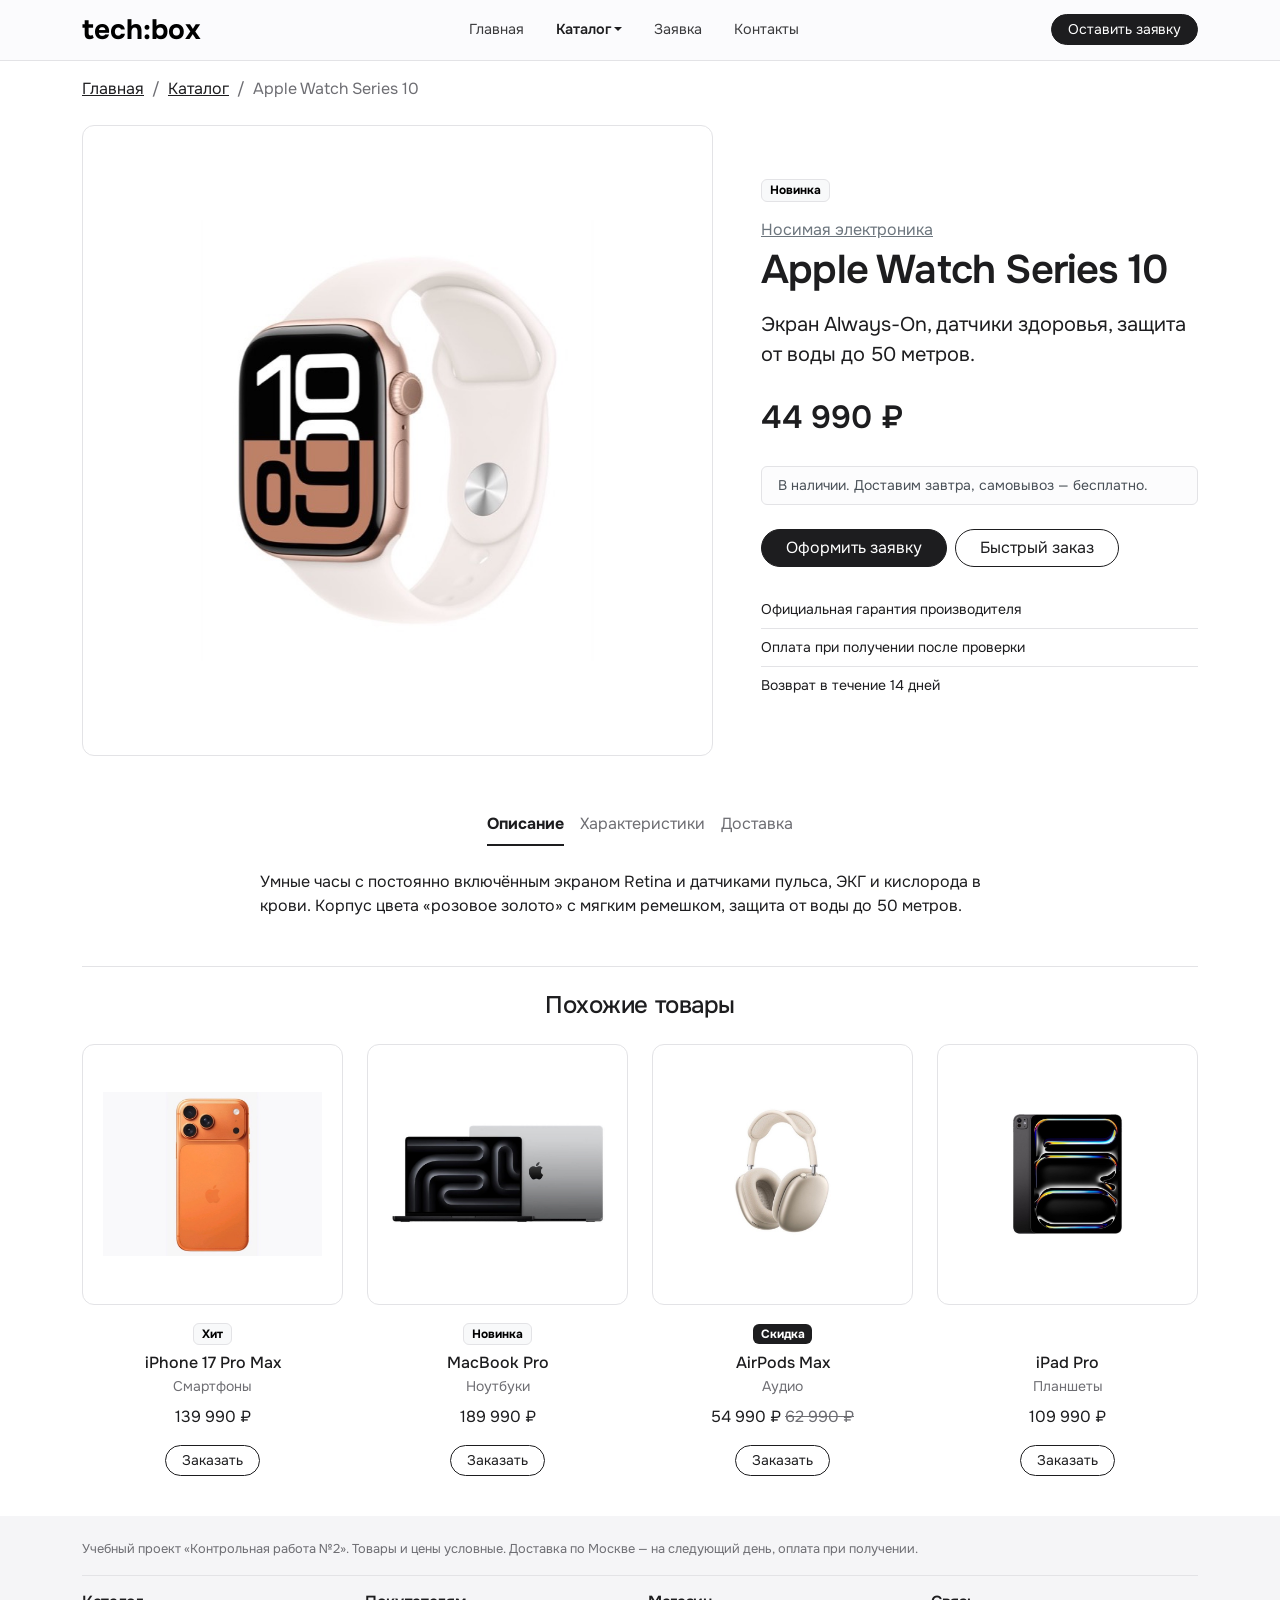
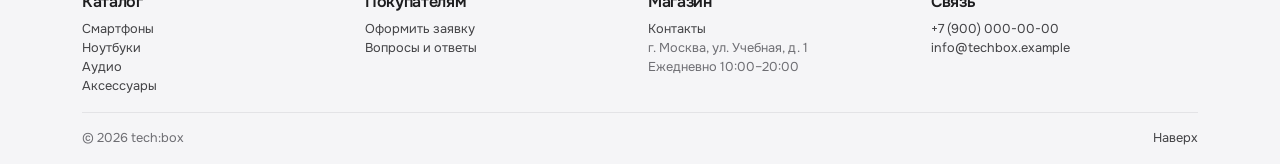
<file: product-4.html>
<!DOCTYPE html>
<html lang="ru">
<head>
  <meta charset="UTF-8">
  <meta name="viewport" content="width=device-width, initial-scale=1.0">
  <meta name="description" content="Apple Watch Series 10 в магазине tech:box: описание, характеристики, цена и оформление заявки.">
  <title>Apple Watch Series 10 — tech:box</title>
  <link rel="icon" href="images/logo.svg" type="image/svg+xml">
  <!-- Bootstrap подключён локально, custom.css — после него, чтобы переопределять стили -->
  <link rel="stylesheet" href="vendor/bootstrap/css/bootstrap.min.css">
  <link rel="stylesheet" href="css/custom.css">
</head>
<body class="d-flex flex-column min-vh-100" id="top">

  <header class="sticky-top">
    <nav class="navbar navbar-expand-lg site-navbar py-1" aria-label="Основная навигация">
      <div class="container">
        <a class="navbar-brand fs-3 fw-bold" href="index.html">tech:box</a>
        <button class="navbar-toggler border-0" type="button" data-bs-toggle="collapse" data-bs-target="#mainNavbar"
          aria-controls="mainNavbar" aria-expanded="false" aria-label="Открыть меню">
          <span class="navbar-toggler-icon"></span>
        </button>
        <div class="collapse navbar-collapse" id="mainNavbar">
          <ul class="navbar-nav mx-auto gap-lg-3">
            <li class="nav-item"><a class="nav-link" href="index.html">Главная</a></li>
            <li class="nav-item dropdown">
              <a class="nav-link dropdown-toggle active" href="#" role="button" data-bs-toggle="dropdown" aria-expanded="false">Каталог</a>
              <ul class="dropdown-menu">
                <li><a class="dropdown-item" href="catalog.html">Все товары</a></li>
                <li><hr class="dropdown-divider"></li>
                <li><a class="dropdown-item" href="catalog.html#phones">Смартфоны</a></li>
                <li><a class="dropdown-item" href="catalog.html#laptops">Ноутбуки</a></li>
                <li><a class="dropdown-item" href="catalog.html#audio">Аудио</a></li>
                <li><a class="dropdown-item" href="catalog.html#wearables">Носимая электроника</a></li>
                <li><a class="dropdown-item" href="catalog.html#tablets">Планшеты</a></li>
                <li><a class="dropdown-item" href="catalog.html#accessories">Аксессуары</a></li>
              </ul>
            </li>
            <li class="nav-item"><a class="nav-link" href="order.html">Заявка</a></li>
            <li class="nav-item"><a class="nav-link" href="contacts.html">Контакты</a></li>
          </ul>
          <a class="btn btn-sm btn-dark rounded-pill px-3 mb-2 mb-lg-0" href="order.html">Оставить заявку</a>
        </div>
      </div>
    </nav>
  </header>

    <nav class="container pt-3" aria-label="Хлебные крошки">
      <ol class="breadcrumb small mb-0">
        <li class="breadcrumb-item"><a href="index.html">Главная</a></li>
        <li class="breadcrumb-item"><a href="catalog.html">Каталог</a></li>
        <li class="breadcrumb-item active" aria-current="page">Apple Watch Series 10</li>
      </ol>
    </nav>

  <main id="main" class="container py-4">
    <article>
      <div class="row g-4 g-lg-5 align-items-center">
        <div class="col-12 col-lg-7">
          <img class="product-img" src="images/product-4.jpg" alt="Apple Watch Series 10" width="800" height="600">
        </div>
        <div class="col-12 col-lg-5">
          <span class="badge text-bg-light border mb-3">Новинка</span>
          <p class="text-body-secondary mb-1"><a class="link-secondary" href="catalog.html#wearables">Носимая электроника</a></p>
          <h1 class="display-6 mb-3">Apple Watch Series 10</h1>
          <p class="fs-5 mb-4">Экран Always-On, датчики здоровья, защита от воды до 50 метров.</p>
          <p class="fs-2 fw-semibold mb-0">44&nbsp;990&nbsp;₽</p>
          <div class="alert alert-light border small py-2 my-4" role="status">
            В наличии. Доставим завтра, самовывоз — бесплатно.
          </div>
          <div class="d-flex flex-wrap gap-2 mb-4">
            <a class="btn btn-dark rounded-pill px-4" href="order.html">Оформить заявку</a>
            <button class="btn btn-outline-dark rounded-pill px-4" type="button" data-bs-toggle="modal" data-bs-target="#quickOrderModal" data-product="Apple Watch Series 10">Быстрый заказ</button>
          </div>
          <ul class="list-group list-group-flush small">
            <li class="list-group-item px-0">Официальная гарантия производителя</li>
            <li class="list-group-item px-0">Оплата при получении после проверки</li>
            <li class="list-group-item px-0">Возврат в течение 14 дней</li>
          </ul>
        </div>
      </div>

      <!-- Вкладки (tabs) в стиле nav-underline -->
      <section class="mt-5 mx-auto" style="max-width: 760px" aria-label="Подробности о товаре">
        <ul class="nav nav-underline justify-content-center" id="productTabs" role="tablist">
          <li class="nav-item" role="presentation">
            <button class="nav-link active" id="tab-description" data-bs-toggle="tab" data-bs-target="#pane-description" type="button" role="tab" aria-controls="pane-description" aria-selected="true">Описание</button>
          </li>
          <li class="nav-item" role="presentation">
            <button class="nav-link" id="tab-specs" data-bs-toggle="tab" data-bs-target="#pane-specs" type="button" role="tab" aria-controls="pane-specs" aria-selected="false">Характеристики</button>
          </li>
          <li class="nav-item" role="presentation">
            <button class="nav-link" id="tab-delivery" data-bs-toggle="tab" data-bs-target="#pane-delivery" type="button" role="tab" aria-controls="pane-delivery" aria-selected="false">Доставка</button>
          </li>
        </ul>
        <div class="tab-content pt-4">
          <div class="tab-pane fade show active" id="pane-description" role="tabpanel" aria-labelledby="tab-description" tabindex="0">
            <p class="mb-0">Умные часы с постоянно включённым экраном Retina и датчиками пульса, ЭКГ и кислорода в крови. Корпус цвета «розовое золото» с мягким ремешком, защита от воды до 50 метров.</p>
          </div>
          <div class="tab-pane fade" id="pane-specs" role="tabpanel" aria-labelledby="tab-specs" tabindex="0">
            <table class="table mb-0">
              <caption class="visually-hidden">Характеристики: Apple Watch Series 10</caption>
              <tbody>
              <tr><th scope="row" class="fw-normal text-body-secondary">Категория</th><td>Носимая электроника</td></tr>
              <tr><th scope="row" class="fw-normal text-body-secondary">Артикул</th><td>TB-WR-004</td></tr>
              <tr><th scope="row" class="fw-normal text-body-secondary">Корпус</th><td>Алюминий, розовое золото</td></tr>
              <tr><th scope="row" class="fw-normal text-body-secondary">Экран</th><td>Always-On Retina OLED</td></tr>
              <tr><th scope="row" class="fw-normal text-body-secondary">Датчики</th><td>Пульс, ЭКГ, кислород в крови</td></tr>
              <tr><th scope="row" class="fw-normal text-body-secondary">Водозащита</th><td>до 50 метров</td></tr>
              <tr><th scope="row" class="fw-normal text-body-secondary">Автономность</th><td>до 18 часов</td></tr>
              <tr><th scope="row" class="fw-normal text-body-secondary">Гарантия</th><td>12 месяцев</td></tr>
              </tbody>
            </table>
          </div>
          <div class="tab-pane fade" id="pane-delivery" role="tabpanel" aria-labelledby="tab-delivery" tabindex="0">
            <table class="table mb-0">
              <caption class="visually-hidden">Способы доставки</caption>
              <tbody>
                <tr><th scope="row" class="fw-normal text-body-secondary">Самовывоз</th><td>Бесплатно, сегодня с 10:00 до 20:00</td></tr>
                <tr><th scope="row" class="fw-normal text-body-secondary">Курьер по Москве</th><td>500 ₽, на следующий день</td></tr>
                <tr><th scope="row" class="fw-normal text-body-secondary">Почта России</th><td>390 ₽, 3–7 дней</td></tr>
              </tbody>
            </table>
          </div>
        </div>
      </section>

      <section class="mt-5 pt-4 border-top" aria-labelledby="related-title">
        <h2 class="h4 text-center mb-4" id="related-title">Похожие товары</h2>
        <div class="row g-4">
        <div class="col-6 col-lg-3">
          <article class="card product-card border-0 h-100 text-center">
            <a href="product.html"><img class="product-img" src="images/product-1.jpg" alt="iPhone 17 Pro Max" width="800" height="600" loading="lazy"></a>
            <div class="card-body px-0 d-flex flex-column">
              <div class="mb-2"><span class="badge text-bg-light border">Хит</span></div>
              <h3 class="card-title h6 mb-1"><a class="text-decoration-none" href="product.html">iPhone 17 Pro Max</a></h3>
              <p class="card-text small text-body-secondary mb-2">Смартфоны</p>
              <p class="mb-3">139&nbsp;990&nbsp;₽</p>
              <button class="btn btn-sm btn-outline-dark rounded-pill mt-auto align-self-center px-3" type="button"
                data-bs-toggle="modal" data-bs-target="#quickOrderModal" data-product="iPhone 17 Pro Max">Заказать</button>
            </div>
          </article>
        </div>
        <div class="col-6 col-lg-3">
          <article class="card product-card border-0 h-100 text-center">
            <a href="product-2.html"><img class="product-img" src="images/product-2.jpg" alt="MacBook Pro" width="800" height="600" loading="lazy"></a>
            <div class="card-body px-0 d-flex flex-column">
              <div class="mb-2"><span class="badge text-bg-light border">Новинка</span></div>
              <h3 class="card-title h6 mb-1"><a class="text-decoration-none" href="product-2.html">MacBook Pro</a></h3>
              <p class="card-text small text-body-secondary mb-2">Ноутбуки</p>
              <p class="mb-3">189&nbsp;990&nbsp;₽</p>
              <button class="btn btn-sm btn-outline-dark rounded-pill mt-auto align-self-center px-3" type="button"
                data-bs-toggle="modal" data-bs-target="#quickOrderModal" data-product="MacBook Pro">Заказать</button>
            </div>
          </article>
        </div>
        <div class="col-6 col-lg-3">
          <article class="card product-card border-0 h-100 text-center">
            <a href="product-3.html"><img class="product-img" src="images/product-3.jpg" alt="AirPods Max" width="800" height="600" loading="lazy"></a>
            <div class="card-body px-0 d-flex flex-column">
              <div class="mb-2"><span class="badge text-bg-dark">Скидка</span></div>
              <h3 class="card-title h6 mb-1"><a class="text-decoration-none" href="product-3.html">AirPods Max</a></h3>
              <p class="card-text small text-body-secondary mb-2">Аудио</p>
              <p class="mb-3">54&nbsp;990&nbsp;₽ <s class="text-body-secondary">62&nbsp;990&nbsp;₽</s></p>
              <button class="btn btn-sm btn-outline-dark rounded-pill mt-auto align-self-center px-3" type="button"
                data-bs-toggle="modal" data-bs-target="#quickOrderModal" data-product="AirPods Max">Заказать</button>
            </div>
          </article>
        </div>
        <div class="col-6 col-lg-3">
          <article class="card product-card border-0 h-100 text-center">
            <a href="product-5.html"><img class="product-img" src="images/product-5.jpg" alt="iPad Pro" width="800" height="600" loading="lazy"></a>
            <div class="card-body px-0 d-flex flex-column">
              <div class="mb-2"><span class="badge text-bg-light border invisible">—</span></div>
              <h3 class="card-title h6 mb-1"><a class="text-decoration-none" href="product-5.html">iPad Pro</a></h3>
              <p class="card-text small text-body-secondary mb-2">Планшеты</p>
              <p class="mb-3">109&nbsp;990&nbsp;₽</p>
              <button class="btn btn-sm btn-outline-dark rounded-pill mt-auto align-self-center px-3" type="button"
                data-bs-toggle="modal" data-bs-target="#quickOrderModal" data-product="iPad Pro">Заказать</button>
            </div>
          </article>
        </div>
        </div>
      </section>
    </article>
  </main>

  <footer class="site-footer section-light mt-auto pt-4 pb-3">
    <div class="container">
      <p class="pb-3 mb-3 border-bottom">Учебный проект «Контрольная работа №2». Товары и цены условные. Доставка по Москве — на следующий день, оплата при получении.</p>
      <div class="row g-3 pb-3">
        <div class="col-6 col-md-3">
          <h2 class="fs-6 fw-semibold text-dark mb-2">Каталог</h2>
          <ul class="list-unstyled mb-0">
            <li><a href="catalog.html#phones">Смартфоны</a></li>
            <li><a href="catalog.html#laptops">Ноутбуки</a></li>
            <li><a href="catalog.html#audio">Аудио</a></li>
            <li><a href="catalog.html#accessories">Аксессуары</a></li>
          </ul>
        </div>
        <div class="col-6 col-md-3">
          <h2 class="fs-6 fw-semibold text-dark mb-2">Покупателям</h2>
          <ul class="list-unstyled mb-0">
            <li><a href="order.html">Оформить заявку</a></li>
            <li><a href="contacts.html#faq">Вопросы и ответы</a></li>
          </ul>
        </div>
        <div class="col-6 col-md-3">
          <h2 class="fs-6 fw-semibold text-dark mb-2">Магазин</h2>
          <ul class="list-unstyled mb-0">
            <li><a href="contacts.html">Контакты</a></li>
            <li>г. Москва, ул. Учебная, д. 1</li>
            <li>Ежедневно 10:00–20:00</li>
          </ul>
        </div>
        <div class="col-6 col-md-3">
          <h2 class="fs-6 fw-semibold text-dark mb-2">Связь</h2>
          <ul class="list-unstyled mb-0">
            <li><a href="tel:+79000000000">+7 (900) 000-00-00</a></li>
            <li><a href="mailto:info@techbox.example">info@techbox.example</a></li>
          </ul>
        </div>
      </div>
      <div class="d-flex flex-wrap justify-content-between gap-2 pt-3 border-top">
        <span>&copy; 2026 tech:box</span>
        <a href="#top">Наверх</a>
      </div>
    </div>
  </footer>

  <!-- Контейнер для всплывающих уведомлений (toast) -->
  <div class="toast-container position-fixed bottom-0 end-0 p-3">
    <div class="toast align-items-center text-bg-dark border-0" id="app-toast" role="status" aria-live="polite" aria-atomic="true">
      <div class="d-flex">
        <div class="toast-body">Готово!</div>
        <button type="button" class="btn-close btn-close-white me-2 m-auto" data-bs-dismiss="toast" aria-label="Закрыть"></button>
      </div>
    </div>
  </div>

  <!-- Модальное окно быстрого заказа. Открывается кнопками с data-bs-toggle="modal" -->
  <div class="modal fade" id="quickOrderModal" tabindex="-1" aria-labelledby="quickOrderModalLabel" aria-hidden="true">
    <div class="modal-dialog modal-dialog-centered">
      <form class="modal-content needs-validation" data-success="Заявка принята. Менеджер перезвонит в течение 15 минут." novalidate>
        <div class="modal-header border-0">
          <h2 class="modal-title fs-5" id="quickOrderModalLabel">Быстрый заказ</h2>
          <button type="button" class="btn-close" data-bs-dismiss="modal" aria-label="Закрыть"></button>
        </div>
        <div class="modal-body pt-0">
          <div class="alert alert-light border small py-2" role="alert">
            Товар: <strong data-modal-product>—</strong>. Менеджер перезвонит и уточнит детали.
          </div>
          <input type="hidden" name="product" value="">
          <div class="mb-3">
            <label class="form-label" for="quick-name">Имя</label>
            <input class="form-control" type="text" id="quick-name" name="name" autocomplete="name" minlength="2" required>
            <div class="invalid-feedback">Введите имя (минимум 2 символа).</div>
          </div>
          <div class="mb-3">
            <label class="form-label" for="quick-phone">Телефон</label>
            <div class="input-group has-validation">
              <span class="input-group-text">+7</span>
              <input class="form-control" type="tel" id="quick-phone" name="phone" autocomplete="tel-national"
                placeholder="900 000-00-00" minlength="10" required>
              <div class="invalid-feedback">Введите номер телефона, минимум 10 цифр.</div>
            </div>
          </div>
          <div class="form-check">
            <input class="form-check-input" type="checkbox" id="quick-agree" name="agree" required>
            <label class="form-check-label" for="quick-agree">Согласен на обработку персональных данных</label>
            <div class="invalid-feedback">Без согласия заявку отправить нельзя.</div>
          </div>
        </div>
        <div class="modal-footer border-0">
          <button type="button" class="btn btn-outline-dark rounded-pill" data-bs-dismiss="modal">Отмена</button>
          <button type="submit" class="btn btn-dark rounded-pill">Отправить заявку</button>
        </div>
      </form>
    </div>
  </div>

  <script src="vendor/bootstrap/js/bootstrap.bundle.min.js"></script>
  <script src="js/main.js"></script>
</body>
</html>
</file>
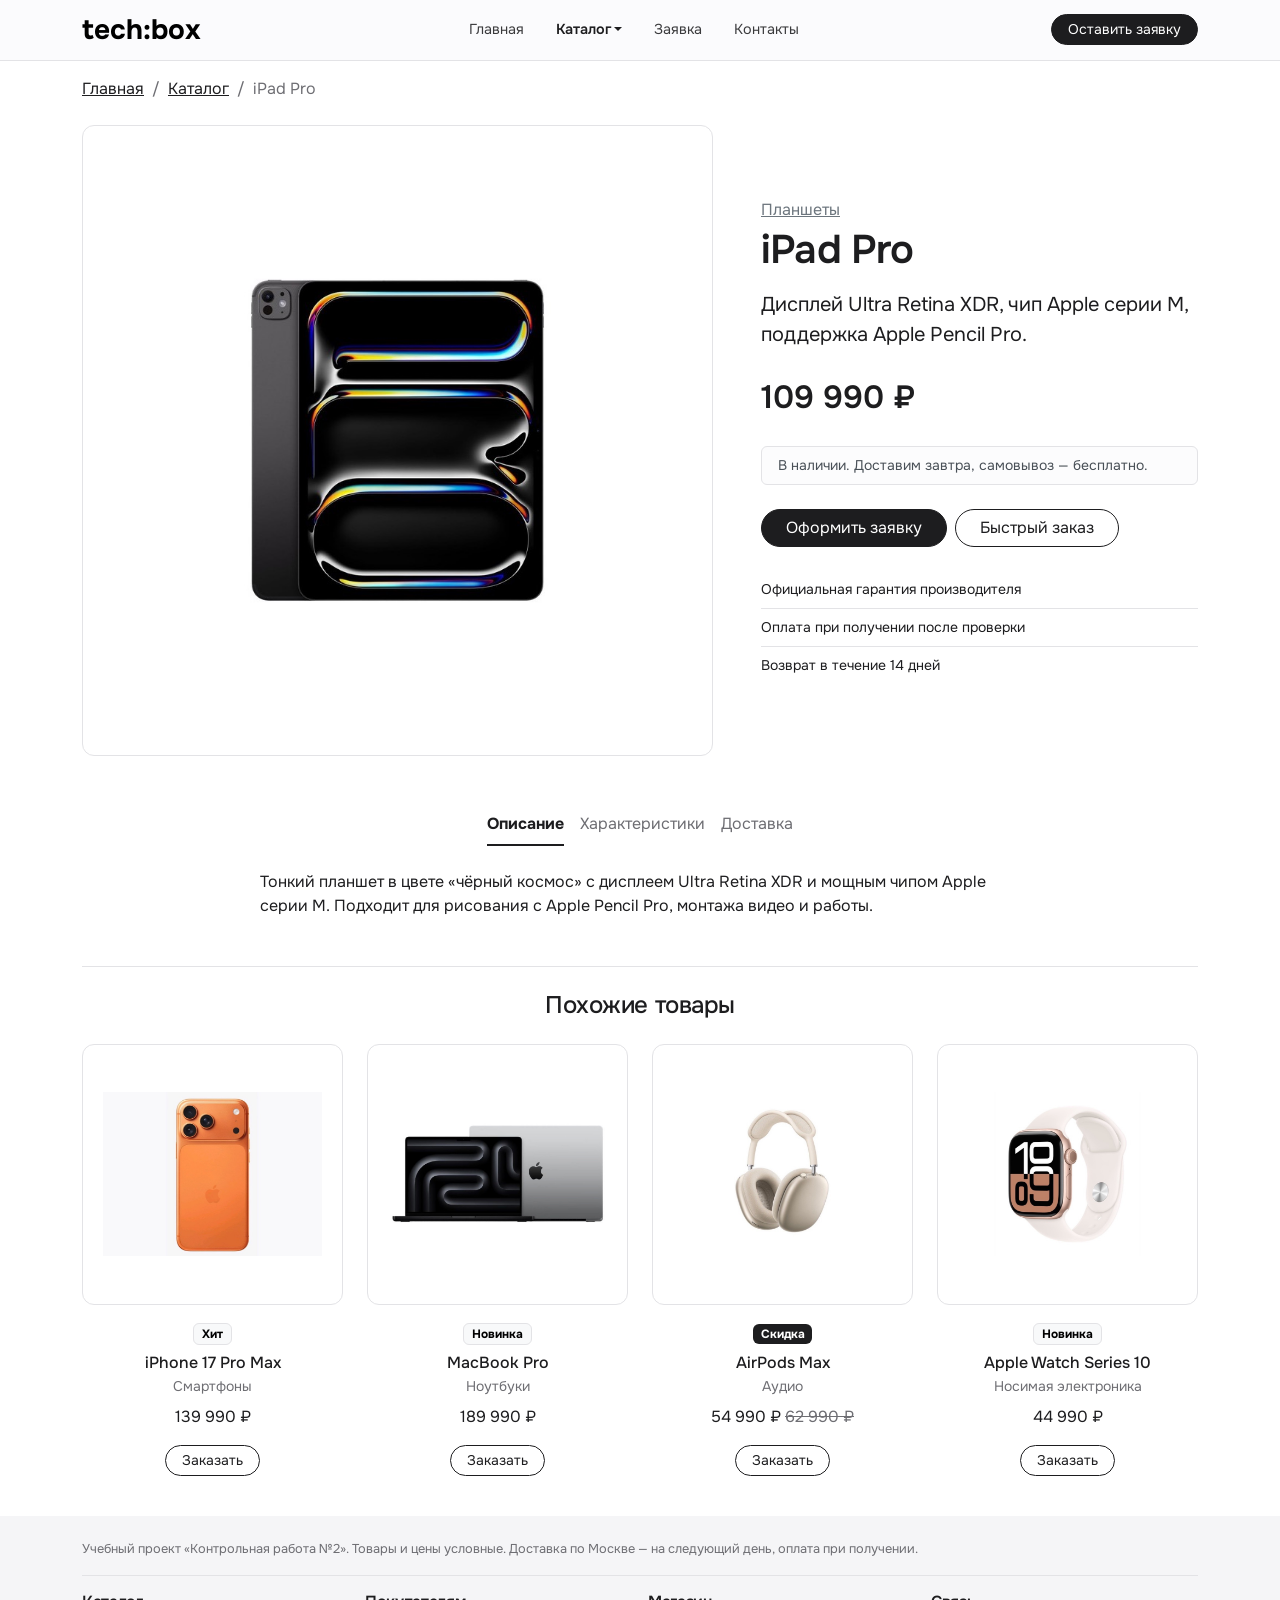
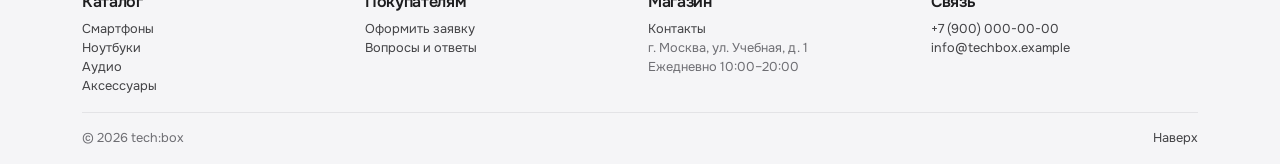
<file: product-5.html>
<!DOCTYPE html>
<html lang="ru">
<head>
  <meta charset="UTF-8">
  <meta name="viewport" content="width=device-width, initial-scale=1.0">
  <meta name="description" content="iPad Pro в магазине tech:box: описание, характеристики, цена и оформление заявки.">
  <title>iPad Pro — tech:box</title>
  <link rel="icon" href="images/logo.svg" type="image/svg+xml">
  <!-- Bootstrap подключён локально, custom.css — после него, чтобы переопределять стили -->
  <link rel="stylesheet" href="vendor/bootstrap/css/bootstrap.min.css">
  <link rel="stylesheet" href="css/custom.css">
</head>
<body class="d-flex flex-column min-vh-100" id="top">

  <header class="sticky-top">
    <nav class="navbar navbar-expand-lg site-navbar py-1" aria-label="Основная навигация">
      <div class="container">
        <a class="navbar-brand fs-3 fw-bold" href="index.html">tech:box</a>
        <button class="navbar-toggler border-0" type="button" data-bs-toggle="collapse" data-bs-target="#mainNavbar"
          aria-controls="mainNavbar" aria-expanded="false" aria-label="Открыть меню">
          <span class="navbar-toggler-icon"></span>
        </button>
        <div class="collapse navbar-collapse" id="mainNavbar">
          <ul class="navbar-nav mx-auto gap-lg-3">
            <li class="nav-item"><a class="nav-link" href="index.html">Главная</a></li>
            <li class="nav-item dropdown">
              <a class="nav-link dropdown-toggle active" href="#" role="button" data-bs-toggle="dropdown" aria-expanded="false">Каталог</a>
              <ul class="dropdown-menu">
                <li><a class="dropdown-item" href="catalog.html">Все товары</a></li>
                <li><hr class="dropdown-divider"></li>
                <li><a class="dropdown-item" href="catalog.html#phones">Смартфоны</a></li>
                <li><a class="dropdown-item" href="catalog.html#laptops">Ноутбуки</a></li>
                <li><a class="dropdown-item" href="catalog.html#audio">Аудио</a></li>
                <li><a class="dropdown-item" href="catalog.html#wearables">Носимая электроника</a></li>
                <li><a class="dropdown-item" href="catalog.html#tablets">Планшеты</a></li>
                <li><a class="dropdown-item" href="catalog.html#accessories">Аксессуары</a></li>
              </ul>
            </li>
            <li class="nav-item"><a class="nav-link" href="order.html">Заявка</a></li>
            <li class="nav-item"><a class="nav-link" href="contacts.html">Контакты</a></li>
          </ul>
          <a class="btn btn-sm btn-dark rounded-pill px-3 mb-2 mb-lg-0" href="order.html">Оставить заявку</a>
        </div>
      </div>
    </nav>
  </header>

    <nav class="container pt-3" aria-label="Хлебные крошки">
      <ol class="breadcrumb small mb-0">
        <li class="breadcrumb-item"><a href="index.html">Главная</a></li>
        <li class="breadcrumb-item"><a href="catalog.html">Каталог</a></li>
        <li class="breadcrumb-item active" aria-current="page">iPad Pro</li>
      </ol>
    </nav>

  <main id="main" class="container py-4">
    <article>
      <div class="row g-4 g-lg-5 align-items-center">
        <div class="col-12 col-lg-7">
          <img class="product-img" src="images/product-5.jpg" alt="iPad Pro" width="800" height="600">
        </div>
        <div class="col-12 col-lg-5">
          
          <p class="text-body-secondary mb-1"><a class="link-secondary" href="catalog.html#tablets">Планшеты</a></p>
          <h1 class="display-6 mb-3">iPad Pro</h1>
          <p class="fs-5 mb-4">Дисплей Ultra Retina XDR, чип Apple серии M, поддержка Apple Pencil Pro.</p>
          <p class="fs-2 fw-semibold mb-0">109&nbsp;990&nbsp;₽</p>
          <div class="alert alert-light border small py-2 my-4" role="status">
            В наличии. Доставим завтра, самовывоз — бесплатно.
          </div>
          <div class="d-flex flex-wrap gap-2 mb-4">
            <a class="btn btn-dark rounded-pill px-4" href="order.html">Оформить заявку</a>
            <button class="btn btn-outline-dark rounded-pill px-4" type="button" data-bs-toggle="modal" data-bs-target="#quickOrderModal" data-product="iPad Pro">Быстрый заказ</button>
          </div>
          <ul class="list-group list-group-flush small">
            <li class="list-group-item px-0">Официальная гарантия производителя</li>
            <li class="list-group-item px-0">Оплата при получении после проверки</li>
            <li class="list-group-item px-0">Возврат в течение 14 дней</li>
          </ul>
        </div>
      </div>

      <!-- Вкладки (tabs) в стиле nav-underline -->
      <section class="mt-5 mx-auto" style="max-width: 760px" aria-label="Подробности о товаре">
        <ul class="nav nav-underline justify-content-center" id="productTabs" role="tablist">
          <li class="nav-item" role="presentation">
            <button class="nav-link active" id="tab-description" data-bs-toggle="tab" data-bs-target="#pane-description" type="button" role="tab" aria-controls="pane-description" aria-selected="true">Описание</button>
          </li>
          <li class="nav-item" role="presentation">
            <button class="nav-link" id="tab-specs" data-bs-toggle="tab" data-bs-target="#pane-specs" type="button" role="tab" aria-controls="pane-specs" aria-selected="false">Характеристики</button>
          </li>
          <li class="nav-item" role="presentation">
            <button class="nav-link" id="tab-delivery" data-bs-toggle="tab" data-bs-target="#pane-delivery" type="button" role="tab" aria-controls="pane-delivery" aria-selected="false">Доставка</button>
          </li>
        </ul>
        <div class="tab-content pt-4">
          <div class="tab-pane fade show active" id="pane-description" role="tabpanel" aria-labelledby="tab-description" tabindex="0">
            <p class="mb-0">Тонкий планшет в цвете «чёрный космос» с дисплеем Ultra Retina XDR и мощным чипом Apple серии M. Подходит для рисования с Apple Pencil Pro, монтажа видео и работы.</p>
          </div>
          <div class="tab-pane fade" id="pane-specs" role="tabpanel" aria-labelledby="tab-specs" tabindex="0">
            <table class="table mb-0">
              <caption class="visually-hidden">Характеристики: iPad Pro</caption>
              <tbody>
              <tr><th scope="row" class="fw-normal text-body-secondary">Категория</th><td>Планшеты</td></tr>
              <tr><th scope="row" class="fw-normal text-body-secondary">Артикул</th><td>TB-TB-005</td></tr>
              <tr><th scope="row" class="fw-normal text-body-secondary">Дисплей</th><td>Ultra Retina XDR</td></tr>
              <tr><th scope="row" class="fw-normal text-body-secondary">Процессор</th><td>Apple, серия M</td></tr>
              <tr><th scope="row" class="fw-normal text-body-secondary">Цвет</th><td>Чёрный космос</td></tr>
              <tr><th scope="row" class="fw-normal text-body-secondary">Стилус</th><td>Apple Pencil Pro</td></tr>
              <tr><th scope="row" class="fw-normal text-body-secondary">Связь</th><td>Wi-Fi 6E</td></tr>
              <tr><th scope="row" class="fw-normal text-body-secondary">Гарантия</th><td>12 месяцев</td></tr>
              </tbody>
            </table>
          </div>
          <div class="tab-pane fade" id="pane-delivery" role="tabpanel" aria-labelledby="tab-delivery" tabindex="0">
            <table class="table mb-0">
              <caption class="visually-hidden">Способы доставки</caption>
              <tbody>
                <tr><th scope="row" class="fw-normal text-body-secondary">Самовывоз</th><td>Бесплатно, сегодня с 10:00 до 20:00</td></tr>
                <tr><th scope="row" class="fw-normal text-body-secondary">Курьер по Москве</th><td>500 ₽, на следующий день</td></tr>
                <tr><th scope="row" class="fw-normal text-body-secondary">Почта России</th><td>390 ₽, 3–7 дней</td></tr>
              </tbody>
            </table>
          </div>
        </div>
      </section>

      <section class="mt-5 pt-4 border-top" aria-labelledby="related-title">
        <h2 class="h4 text-center mb-4" id="related-title">Похожие товары</h2>
        <div class="row g-4">
        <div class="col-6 col-lg-3">
          <article class="card product-card border-0 h-100 text-center">
            <a href="product.html"><img class="product-img" src="images/product-1.jpg" alt="iPhone 17 Pro Max" width="800" height="600" loading="lazy"></a>
            <div class="card-body px-0 d-flex flex-column">
              <div class="mb-2"><span class="badge text-bg-light border">Хит</span></div>
              <h3 class="card-title h6 mb-1"><a class="text-decoration-none" href="product.html">iPhone 17 Pro Max</a></h3>
              <p class="card-text small text-body-secondary mb-2">Смартфоны</p>
              <p class="mb-3">139&nbsp;990&nbsp;₽</p>
              <button class="btn btn-sm btn-outline-dark rounded-pill mt-auto align-self-center px-3" type="button"
                data-bs-toggle="modal" data-bs-target="#quickOrderModal" data-product="iPhone 17 Pro Max">Заказать</button>
            </div>
          </article>
        </div>
        <div class="col-6 col-lg-3">
          <article class="card product-card border-0 h-100 text-center">
            <a href="product-2.html"><img class="product-img" src="images/product-2.jpg" alt="MacBook Pro" width="800" height="600" loading="lazy"></a>
            <div class="card-body px-0 d-flex flex-column">
              <div class="mb-2"><span class="badge text-bg-light border">Новинка</span></div>
              <h3 class="card-title h6 mb-1"><a class="text-decoration-none" href="product-2.html">MacBook Pro</a></h3>
              <p class="card-text small text-body-secondary mb-2">Ноутбуки</p>
              <p class="mb-3">189&nbsp;990&nbsp;₽</p>
              <button class="btn btn-sm btn-outline-dark rounded-pill mt-auto align-self-center px-3" type="button"
                data-bs-toggle="modal" data-bs-target="#quickOrderModal" data-product="MacBook Pro">Заказать</button>
            </div>
          </article>
        </div>
        <div class="col-6 col-lg-3">
          <article class="card product-card border-0 h-100 text-center">
            <a href="product-3.html"><img class="product-img" src="images/product-3.jpg" alt="AirPods Max" width="800" height="600" loading="lazy"></a>
            <div class="card-body px-0 d-flex flex-column">
              <div class="mb-2"><span class="badge text-bg-dark">Скидка</span></div>
              <h3 class="card-title h6 mb-1"><a class="text-decoration-none" href="product-3.html">AirPods Max</a></h3>
              <p class="card-text small text-body-secondary mb-2">Аудио</p>
              <p class="mb-3">54&nbsp;990&nbsp;₽ <s class="text-body-secondary">62&nbsp;990&nbsp;₽</s></p>
              <button class="btn btn-sm btn-outline-dark rounded-pill mt-auto align-self-center px-3" type="button"
                data-bs-toggle="modal" data-bs-target="#quickOrderModal" data-product="AirPods Max">Заказать</button>
            </div>
          </article>
        </div>
        <div class="col-6 col-lg-3">
          <article class="card product-card border-0 h-100 text-center">
            <a href="product-4.html"><img class="product-img" src="images/product-4.jpg" alt="Apple Watch Series 10" width="800" height="600" loading="lazy"></a>
            <div class="card-body px-0 d-flex flex-column">
              <div class="mb-2"><span class="badge text-bg-light border">Новинка</span></div>
              <h3 class="card-title h6 mb-1"><a class="text-decoration-none" href="product-4.html">Apple Watch Series 10</a></h3>
              <p class="card-text small text-body-secondary mb-2">Носимая электроника</p>
              <p class="mb-3">44&nbsp;990&nbsp;₽</p>
              <button class="btn btn-sm btn-outline-dark rounded-pill mt-auto align-self-center px-3" type="button"
                data-bs-toggle="modal" data-bs-target="#quickOrderModal" data-product="Apple Watch Series 10">Заказать</button>
            </div>
          </article>
        </div>
        </div>
      </section>
    </article>
  </main>

  <footer class="site-footer section-light mt-auto pt-4 pb-3">
    <div class="container">
      <p class="pb-3 mb-3 border-bottom">Учебный проект «Контрольная работа №2». Товары и цены условные. Доставка по Москве — на следующий день, оплата при получении.</p>
      <div class="row g-3 pb-3">
        <div class="col-6 col-md-3">
          <h2 class="fs-6 fw-semibold text-dark mb-2">Каталог</h2>
          <ul class="list-unstyled mb-0">
            <li><a href="catalog.html#phones">Смартфоны</a></li>
            <li><a href="catalog.html#laptops">Ноутбуки</a></li>
            <li><a href="catalog.html#audio">Аудио</a></li>
            <li><a href="catalog.html#accessories">Аксессуары</a></li>
          </ul>
        </div>
        <div class="col-6 col-md-3">
          <h2 class="fs-6 fw-semibold text-dark mb-2">Покупателям</h2>
          <ul class="list-unstyled mb-0">
            <li><a href="order.html">Оформить заявку</a></li>
            <li><a href="contacts.html#faq">Вопросы и ответы</a></li>
          </ul>
        </div>
        <div class="col-6 col-md-3">
          <h2 class="fs-6 fw-semibold text-dark mb-2">Магазин</h2>
          <ul class="list-unstyled mb-0">
            <li><a href="contacts.html">Контакты</a></li>
            <li>г. Москва, ул. Учебная, д. 1</li>
            <li>Ежедневно 10:00–20:00</li>
          </ul>
        </div>
        <div class="col-6 col-md-3">
          <h2 class="fs-6 fw-semibold text-dark mb-2">Связь</h2>
          <ul class="list-unstyled mb-0">
            <li><a href="tel:+79000000000">+7 (900) 000-00-00</a></li>
            <li><a href="mailto:info@techbox.example">info@techbox.example</a></li>
          </ul>
        </div>
      </div>
      <div class="d-flex flex-wrap justify-content-between gap-2 pt-3 border-top">
        <span>&copy; 2026 tech:box</span>
        <a href="#top">Наверх</a>
      </div>
    </div>
  </footer>

  <!-- Контейнер для всплывающих уведомлений (toast) -->
  <div class="toast-container position-fixed bottom-0 end-0 p-3">
    <div class="toast align-items-center text-bg-dark border-0" id="app-toast" role="status" aria-live="polite" aria-atomic="true">
      <div class="d-flex">
        <div class="toast-body">Готово!</div>
        <button type="button" class="btn-close btn-close-white me-2 m-auto" data-bs-dismiss="toast" aria-label="Закрыть"></button>
      </div>
    </div>
  </div>

  <!-- Модальное окно быстрого заказа. Открывается кнопками с data-bs-toggle="modal" -->
  <div class="modal fade" id="quickOrderModal" tabindex="-1" aria-labelledby="quickOrderModalLabel" aria-hidden="true">
    <div class="modal-dialog modal-dialog-centered">
      <form class="modal-content needs-validation" data-success="Заявка принята. Менеджер перезвонит в течение 15 минут." novalidate>
        <div class="modal-header border-0">
          <h2 class="modal-title fs-5" id="quickOrderModalLabel">Быстрый заказ</h2>
          <button type="button" class="btn-close" data-bs-dismiss="modal" aria-label="Закрыть"></button>
        </div>
        <div class="modal-body pt-0">
          <div class="alert alert-light border small py-2" role="alert">
            Товар: <strong data-modal-product>—</strong>. Менеджер перезвонит и уточнит детали.
          </div>
          <input type="hidden" name="product" value="">
          <div class="mb-3">
            <label class="form-label" for="quick-name">Имя</label>
            <input class="form-control" type="text" id="quick-name" name="name" autocomplete="name" minlength="2" required>
            <div class="invalid-feedback">Введите имя (минимум 2 символа).</div>
          </div>
          <div class="mb-3">
            <label class="form-label" for="quick-phone">Телефон</label>
            <div class="input-group has-validation">
              <span class="input-group-text">+7</span>
              <input class="form-control" type="tel" id="quick-phone" name="phone" autocomplete="tel-national"
                placeholder="900 000-00-00" minlength="10" required>
              <div class="invalid-feedback">Введите номер телефона, минимум 10 цифр.</div>
            </div>
          </div>
          <div class="form-check">
            <input class="form-check-input" type="checkbox" id="quick-agree" name="agree" required>
            <label class="form-check-label" for="quick-agree">Согласен на обработку персональных данных</label>
            <div class="invalid-feedback">Без согласия заявку отправить нельзя.</div>
          </div>
        </div>
        <div class="modal-footer border-0">
          <button type="button" class="btn btn-outline-dark rounded-pill" data-bs-dismiss="modal">Отмена</button>
          <button type="submit" class="btn btn-dark rounded-pill">Отправить заявку</button>
        </div>
      </form>
    </div>
  </div>

  <script src="vendor/bootstrap/js/bootstrap.bundle.min.js"></script>
  <script src="js/main.js"></script>
</body>
</html>
</file>
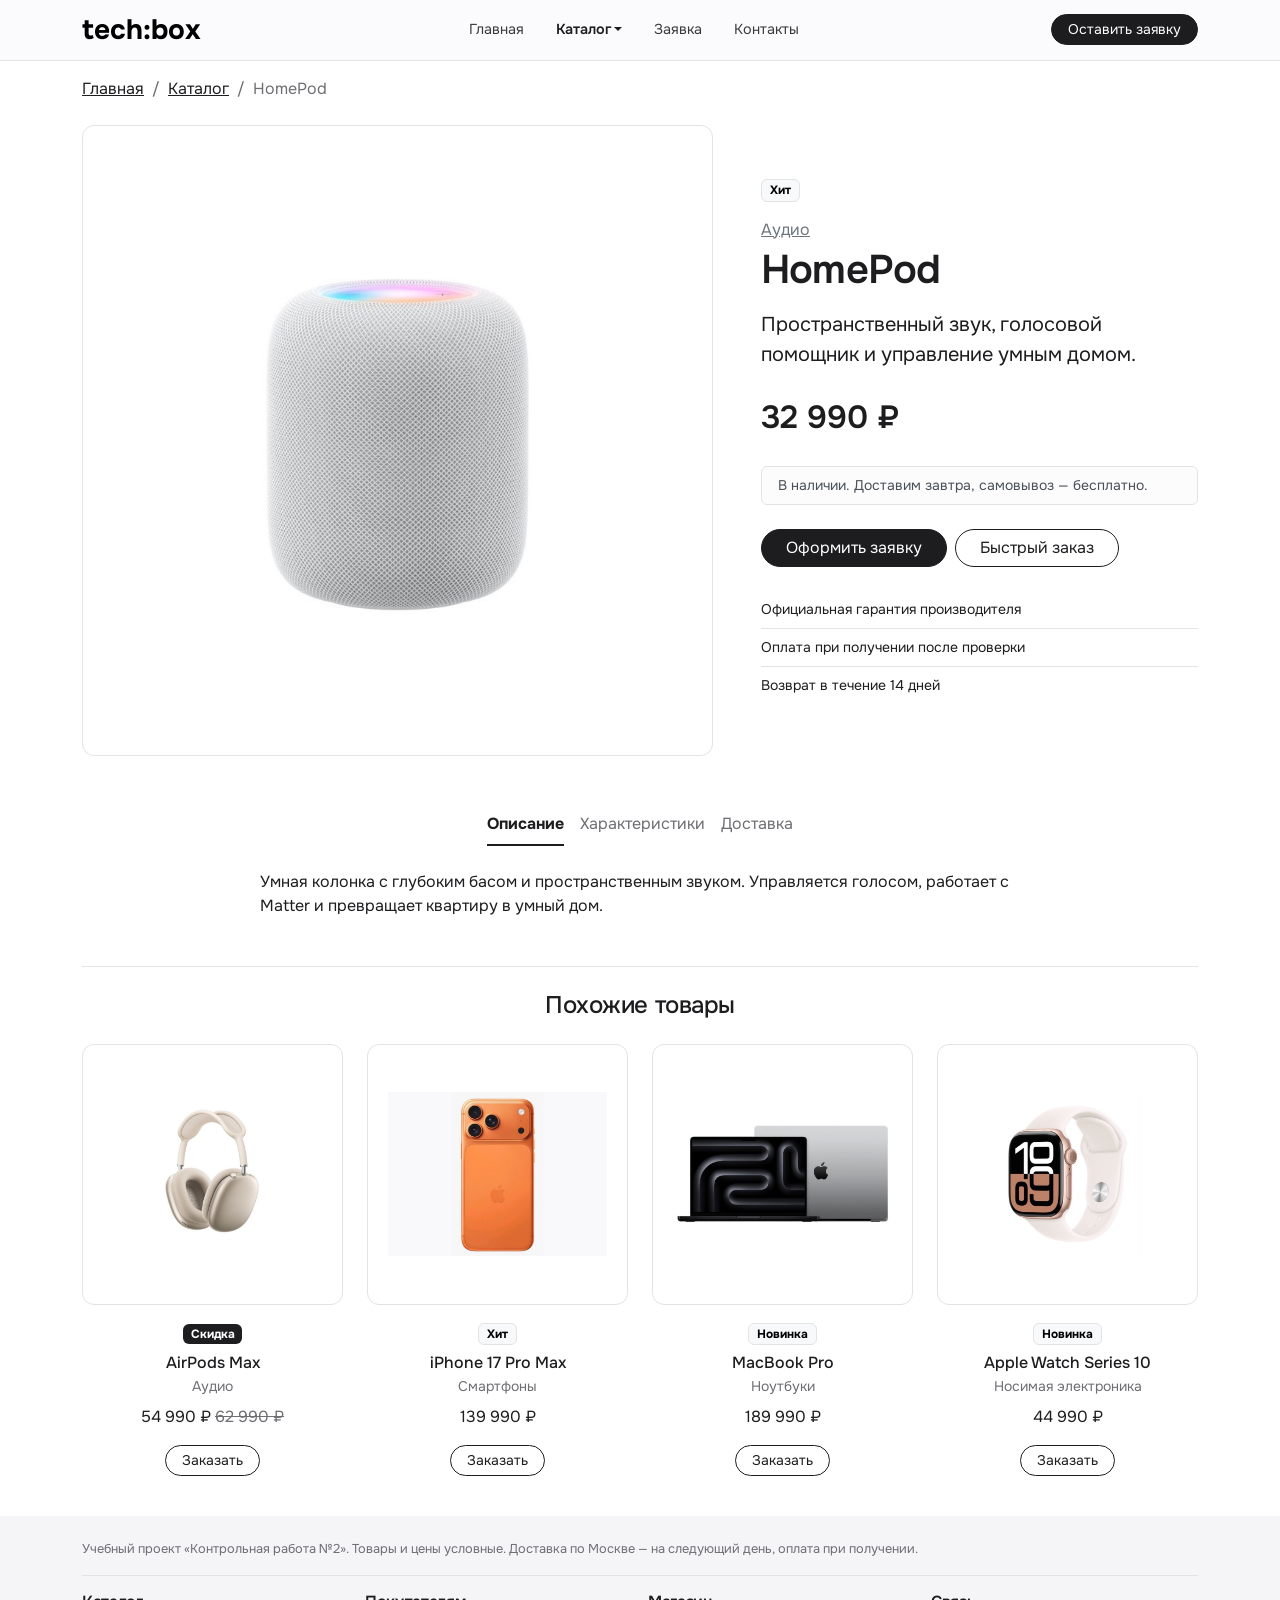
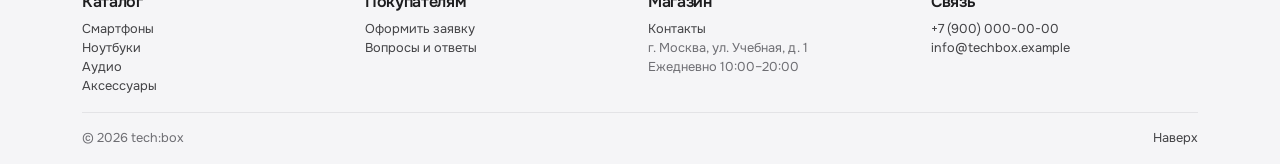
<file: product-6.html>
<!DOCTYPE html>
<html lang="ru">
<head>
  <meta charset="UTF-8">
  <meta name="viewport" content="width=device-width, initial-scale=1.0">
  <meta name="description" content="HomePod в магазине tech:box: описание, характеристики, цена и оформление заявки.">
  <title>HomePod — tech:box</title>
  <link rel="icon" href="images/logo.svg" type="image/svg+xml">
  <!-- Bootstrap подключён локально, custom.css — после него, чтобы переопределять стили -->
  <link rel="stylesheet" href="vendor/bootstrap/css/bootstrap.min.css">
  <link rel="stylesheet" href="css/custom.css">
</head>
<body class="d-flex flex-column min-vh-100" id="top">

  <header class="sticky-top">
    <nav class="navbar navbar-expand-lg site-navbar py-1" aria-label="Основная навигация">
      <div class="container">
        <a class="navbar-brand fs-3 fw-bold" href="index.html">tech:box</a>
        <button class="navbar-toggler border-0" type="button" data-bs-toggle="collapse" data-bs-target="#mainNavbar"
          aria-controls="mainNavbar" aria-expanded="false" aria-label="Открыть меню">
          <span class="navbar-toggler-icon"></span>
        </button>
        <div class="collapse navbar-collapse" id="mainNavbar">
          <ul class="navbar-nav mx-auto gap-lg-3">
            <li class="nav-item"><a class="nav-link" href="index.html">Главная</a></li>
            <li class="nav-item dropdown">
              <a class="nav-link dropdown-toggle active" href="#" role="button" data-bs-toggle="dropdown" aria-expanded="false">Каталог</a>
              <ul class="dropdown-menu">
                <li><a class="dropdown-item" href="catalog.html">Все товары</a></li>
                <li><hr class="dropdown-divider"></li>
                <li><a class="dropdown-item" href="catalog.html#phones">Смартфоны</a></li>
                <li><a class="dropdown-item" href="catalog.html#laptops">Ноутбуки</a></li>
                <li><a class="dropdown-item" href="catalog.html#audio">Аудио</a></li>
                <li><a class="dropdown-item" href="catalog.html#wearables">Носимая электроника</a></li>
                <li><a class="dropdown-item" href="catalog.html#tablets">Планшеты</a></li>
                <li><a class="dropdown-item" href="catalog.html#accessories">Аксессуары</a></li>
              </ul>
            </li>
            <li class="nav-item"><a class="nav-link" href="order.html">Заявка</a></li>
            <li class="nav-item"><a class="nav-link" href="contacts.html">Контакты</a></li>
          </ul>
          <a class="btn btn-sm btn-dark rounded-pill px-3 mb-2 mb-lg-0" href="order.html">Оставить заявку</a>
        </div>
      </div>
    </nav>
  </header>

    <nav class="container pt-3" aria-label="Хлебные крошки">
      <ol class="breadcrumb small mb-0">
        <li class="breadcrumb-item"><a href="index.html">Главная</a></li>
        <li class="breadcrumb-item"><a href="catalog.html">Каталог</a></li>
        <li class="breadcrumb-item active" aria-current="page">HomePod</li>
      </ol>
    </nav>

  <main id="main" class="container py-4">
    <article>
      <div class="row g-4 g-lg-5 align-items-center">
        <div class="col-12 col-lg-7">
          <img class="product-img" src="images/product-6.jpg" alt="HomePod" width="800" height="600">
        </div>
        <div class="col-12 col-lg-5">
          <span class="badge text-bg-light border mb-3">Хит</span>
          <p class="text-body-secondary mb-1"><a class="link-secondary" href="catalog.html#audio">Аудио</a></p>
          <h1 class="display-6 mb-3">HomePod</h1>
          <p class="fs-5 mb-4">Пространственный звук, голосовой помощник и управление умным домом.</p>
          <p class="fs-2 fw-semibold mb-0">32&nbsp;990&nbsp;₽</p>
          <div class="alert alert-light border small py-2 my-4" role="status">
            В наличии. Доставим завтра, самовывоз — бесплатно.
          </div>
          <div class="d-flex flex-wrap gap-2 mb-4">
            <a class="btn btn-dark rounded-pill px-4" href="order.html">Оформить заявку</a>
            <button class="btn btn-outline-dark rounded-pill px-4" type="button" data-bs-toggle="modal" data-bs-target="#quickOrderModal" data-product="HomePod">Быстрый заказ</button>
          </div>
          <ul class="list-group list-group-flush small">
            <li class="list-group-item px-0">Официальная гарантия производителя</li>
            <li class="list-group-item px-0">Оплата при получении после проверки</li>
            <li class="list-group-item px-0">Возврат в течение 14 дней</li>
          </ul>
        </div>
      </div>

      <!-- Вкладки (tabs) в стиле nav-underline -->
      <section class="mt-5 mx-auto" style="max-width: 760px" aria-label="Подробности о товаре">
        <ul class="nav nav-underline justify-content-center" id="productTabs" role="tablist">
          <li class="nav-item" role="presentation">
            <button class="nav-link active" id="tab-description" data-bs-toggle="tab" data-bs-target="#pane-description" type="button" role="tab" aria-controls="pane-description" aria-selected="true">Описание</button>
          </li>
          <li class="nav-item" role="presentation">
            <button class="nav-link" id="tab-specs" data-bs-toggle="tab" data-bs-target="#pane-specs" type="button" role="tab" aria-controls="pane-specs" aria-selected="false">Характеристики</button>
          </li>
          <li class="nav-item" role="presentation">
            <button class="nav-link" id="tab-delivery" data-bs-toggle="tab" data-bs-target="#pane-delivery" type="button" role="tab" aria-controls="pane-delivery" aria-selected="false">Доставка</button>
          </li>
        </ul>
        <div class="tab-content pt-4">
          <div class="tab-pane fade show active" id="pane-description" role="tabpanel" aria-labelledby="tab-description" tabindex="0">
            <p class="mb-0">Умная колонка с глубоким басом и пространственным звуком. Управляется голосом, работает с Matter и превращает квартиру в умный дом.</p>
          </div>
          <div class="tab-pane fade" id="pane-specs" role="tabpanel" aria-labelledby="tab-specs" tabindex="0">
            <table class="table mb-0">
              <caption class="visually-hidden">Характеристики: HomePod</caption>
              <tbody>
              <tr><th scope="row" class="fw-normal text-body-secondary">Категория</th><td>Аудио</td></tr>
              <tr><th scope="row" class="fw-normal text-body-secondary">Артикул</th><td>TB-AU-006</td></tr>
              <tr><th scope="row" class="fw-normal text-body-secondary">Звук</th><td>Пространственное аудио</td></tr>
              <tr><th scope="row" class="fw-normal text-body-secondary">Управление</th><td>Голосовой помощник</td></tr>
              <tr><th scope="row" class="fw-normal text-body-secondary">Подключение</th><td>Wi-Fi, Bluetooth 5.0</td></tr>
              <tr><th scope="row" class="fw-normal text-body-secondary">Умный дом</th><td>Поддержка Matter</td></tr>
              <tr><th scope="row" class="fw-normal text-body-secondary">Цвет</th><td>Белый</td></tr>
              <tr><th scope="row" class="fw-normal text-body-secondary">Вес</th><td>2,3 кг</td></tr>
              <tr><th scope="row" class="fw-normal text-body-secondary">Гарантия</th><td>12 месяцев</td></tr>
              </tbody>
            </table>
          </div>
          <div class="tab-pane fade" id="pane-delivery" role="tabpanel" aria-labelledby="tab-delivery" tabindex="0">
            <table class="table mb-0">
              <caption class="visually-hidden">Способы доставки</caption>
              <tbody>
                <tr><th scope="row" class="fw-normal text-body-secondary">Самовывоз</th><td>Бесплатно, сегодня с 10:00 до 20:00</td></tr>
                <tr><th scope="row" class="fw-normal text-body-secondary">Курьер по Москве</th><td>500 ₽, на следующий день</td></tr>
                <tr><th scope="row" class="fw-normal text-body-secondary">Почта России</th><td>390 ₽, 3–7 дней</td></tr>
              </tbody>
            </table>
          </div>
        </div>
      </section>

      <section class="mt-5 pt-4 border-top" aria-labelledby="related-title">
        <h2 class="h4 text-center mb-4" id="related-title">Похожие товары</h2>
        <div class="row g-4">
        <div class="col-6 col-lg-3">
          <article class="card product-card border-0 h-100 text-center">
            <a href="product-3.html"><img class="product-img" src="images/product-3.jpg" alt="AirPods Max" width="800" height="600" loading="lazy"></a>
            <div class="card-body px-0 d-flex flex-column">
              <div class="mb-2"><span class="badge text-bg-dark">Скидка</span></div>
              <h3 class="card-title h6 mb-1"><a class="text-decoration-none" href="product-3.html">AirPods Max</a></h3>
              <p class="card-text small text-body-secondary mb-2">Аудио</p>
              <p class="mb-3">54&nbsp;990&nbsp;₽ <s class="text-body-secondary">62&nbsp;990&nbsp;₽</s></p>
              <button class="btn btn-sm btn-outline-dark rounded-pill mt-auto align-self-center px-3" type="button"
                data-bs-toggle="modal" data-bs-target="#quickOrderModal" data-product="AirPods Max">Заказать</button>
            </div>
          </article>
        </div>
        <div class="col-6 col-lg-3">
          <article class="card product-card border-0 h-100 text-center">
            <a href="product.html"><img class="product-img" src="images/product-1.jpg" alt="iPhone 17 Pro Max" width="800" height="600" loading="lazy"></a>
            <div class="card-body px-0 d-flex flex-column">
              <div class="mb-2"><span class="badge text-bg-light border">Хит</span></div>
              <h3 class="card-title h6 mb-1"><a class="text-decoration-none" href="product.html">iPhone 17 Pro Max</a></h3>
              <p class="card-text small text-body-secondary mb-2">Смартфоны</p>
              <p class="mb-3">139&nbsp;990&nbsp;₽</p>
              <button class="btn btn-sm btn-outline-dark rounded-pill mt-auto align-self-center px-3" type="button"
                data-bs-toggle="modal" data-bs-target="#quickOrderModal" data-product="iPhone 17 Pro Max">Заказать</button>
            </div>
          </article>
        </div>
        <div class="col-6 col-lg-3">
          <article class="card product-card border-0 h-100 text-center">
            <a href="product-2.html"><img class="product-img" src="images/product-2.jpg" alt="MacBook Pro" width="800" height="600" loading="lazy"></a>
            <div class="card-body px-0 d-flex flex-column">
              <div class="mb-2"><span class="badge text-bg-light border">Новинка</span></div>
              <h3 class="card-title h6 mb-1"><a class="text-decoration-none" href="product-2.html">MacBook Pro</a></h3>
              <p class="card-text small text-body-secondary mb-2">Ноутбуки</p>
              <p class="mb-3">189&nbsp;990&nbsp;₽</p>
              <button class="btn btn-sm btn-outline-dark rounded-pill mt-auto align-self-center px-3" type="button"
                data-bs-toggle="modal" data-bs-target="#quickOrderModal" data-product="MacBook Pro">Заказать</button>
            </div>
          </article>
        </div>
        <div class="col-6 col-lg-3">
          <article class="card product-card border-0 h-100 text-center">
            <a href="product-4.html"><img class="product-img" src="images/product-4.jpg" alt="Apple Watch Series 10" width="800" height="600" loading="lazy"></a>
            <div class="card-body px-0 d-flex flex-column">
              <div class="mb-2"><span class="badge text-bg-light border">Новинка</span></div>
              <h3 class="card-title h6 mb-1"><a class="text-decoration-none" href="product-4.html">Apple Watch Series 10</a></h3>
              <p class="card-text small text-body-secondary mb-2">Носимая электроника</p>
              <p class="mb-3">44&nbsp;990&nbsp;₽</p>
              <button class="btn btn-sm btn-outline-dark rounded-pill mt-auto align-self-center px-3" type="button"
                data-bs-toggle="modal" data-bs-target="#quickOrderModal" data-product="Apple Watch Series 10">Заказать</button>
            </div>
          </article>
        </div>
        </div>
      </section>
    </article>
  </main>

  <footer class="site-footer section-light mt-auto pt-4 pb-3">
    <div class="container">
      <p class="pb-3 mb-3 border-bottom">Учебный проект «Контрольная работа №2». Товары и цены условные. Доставка по Москве — на следующий день, оплата при получении.</p>
      <div class="row g-3 pb-3">
        <div class="col-6 col-md-3">
          <h2 class="fs-6 fw-semibold text-dark mb-2">Каталог</h2>
          <ul class="list-unstyled mb-0">
            <li><a href="catalog.html#phones">Смартфоны</a></li>
            <li><a href="catalog.html#laptops">Ноутбуки</a></li>
            <li><a href="catalog.html#audio">Аудио</a></li>
            <li><a href="catalog.html#accessories">Аксессуары</a></li>
          </ul>
        </div>
        <div class="col-6 col-md-3">
          <h2 class="fs-6 fw-semibold text-dark mb-2">Покупателям</h2>
          <ul class="list-unstyled mb-0">
            <li><a href="order.html">Оформить заявку</a></li>
            <li><a href="contacts.html#faq">Вопросы и ответы</a></li>
          </ul>
        </div>
        <div class="col-6 col-md-3">
          <h2 class="fs-6 fw-semibold text-dark mb-2">Магазин</h2>
          <ul class="list-unstyled mb-0">
            <li><a href="contacts.html">Контакты</a></li>
            <li>г. Москва, ул. Учебная, д. 1</li>
            <li>Ежедневно 10:00–20:00</li>
          </ul>
        </div>
        <div class="col-6 col-md-3">
          <h2 class="fs-6 fw-semibold text-dark mb-2">Связь</h2>
          <ul class="list-unstyled mb-0">
            <li><a href="tel:+79000000000">+7 (900) 000-00-00</a></li>
            <li><a href="mailto:info@techbox.example">info@techbox.example</a></li>
          </ul>
        </div>
      </div>
      <div class="d-flex flex-wrap justify-content-between gap-2 pt-3 border-top">
        <span>&copy; 2026 tech:box</span>
        <a href="#top">Наверх</a>
      </div>
    </div>
  </footer>

  <!-- Контейнер для всплывающих уведомлений (toast) -->
  <div class="toast-container position-fixed bottom-0 end-0 p-3">
    <div class="toast align-items-center text-bg-dark border-0" id="app-toast" role="status" aria-live="polite" aria-atomic="true">
      <div class="d-flex">
        <div class="toast-body">Готово!</div>
        <button type="button" class="btn-close btn-close-white me-2 m-auto" data-bs-dismiss="toast" aria-label="Закрыть"></button>
      </div>
    </div>
  </div>

  <!-- Модальное окно быстрого заказа. Открывается кнопками с data-bs-toggle="modal" -->
  <div class="modal fade" id="quickOrderModal" tabindex="-1" aria-labelledby="quickOrderModalLabel" aria-hidden="true">
    <div class="modal-dialog modal-dialog-centered">
      <form class="modal-content needs-validation" data-success="Заявка принята. Менеджер перезвонит в течение 15 минут." novalidate>
        <div class="modal-header border-0">
          <h2 class="modal-title fs-5" id="quickOrderModalLabel">Быстрый заказ</h2>
          <button type="button" class="btn-close" data-bs-dismiss="modal" aria-label="Закрыть"></button>
        </div>
        <div class="modal-body pt-0">
          <div class="alert alert-light border small py-2" role="alert">
            Товар: <strong data-modal-product>—</strong>. Менеджер перезвонит и уточнит детали.
          </div>
          <input type="hidden" name="product" value="">
          <div class="mb-3">
            <label class="form-label" for="quick-name">Имя</label>
            <input class="form-control" type="text" id="quick-name" name="name" autocomplete="name" minlength="2" required>
            <div class="invalid-feedback">Введите имя (минимум 2 символа).</div>
          </div>
          <div class="mb-3">
            <label class="form-label" for="quick-phone">Телефон</label>
            <div class="input-group has-validation">
              <span class="input-group-text">+7</span>
              <input class="form-control" type="tel" id="quick-phone" name="phone" autocomplete="tel-national"
                placeholder="900 000-00-00" minlength="10" required>
              <div class="invalid-feedback">Введите номер телефона, минимум 10 цифр.</div>
            </div>
          </div>
          <div class="form-check">
            <input class="form-check-input" type="checkbox" id="quick-agree" name="agree" required>
            <label class="form-check-label" for="quick-agree">Согласен на обработку персональных данных</label>
            <div class="invalid-feedback">Без согласия заявку отправить нельзя.</div>
          </div>
        </div>
        <div class="modal-footer border-0">
          <button type="button" class="btn btn-outline-dark rounded-pill" data-bs-dismiss="modal">Отмена</button>
          <button type="submit" class="btn btn-dark rounded-pill">Отправить заявку</button>
        </div>
      </form>
    </div>
  </div>

  <script src="vendor/bootstrap/js/bootstrap.bundle.min.js"></script>
  <script src="js/main.js"></script>
</body>
</html>
</file>
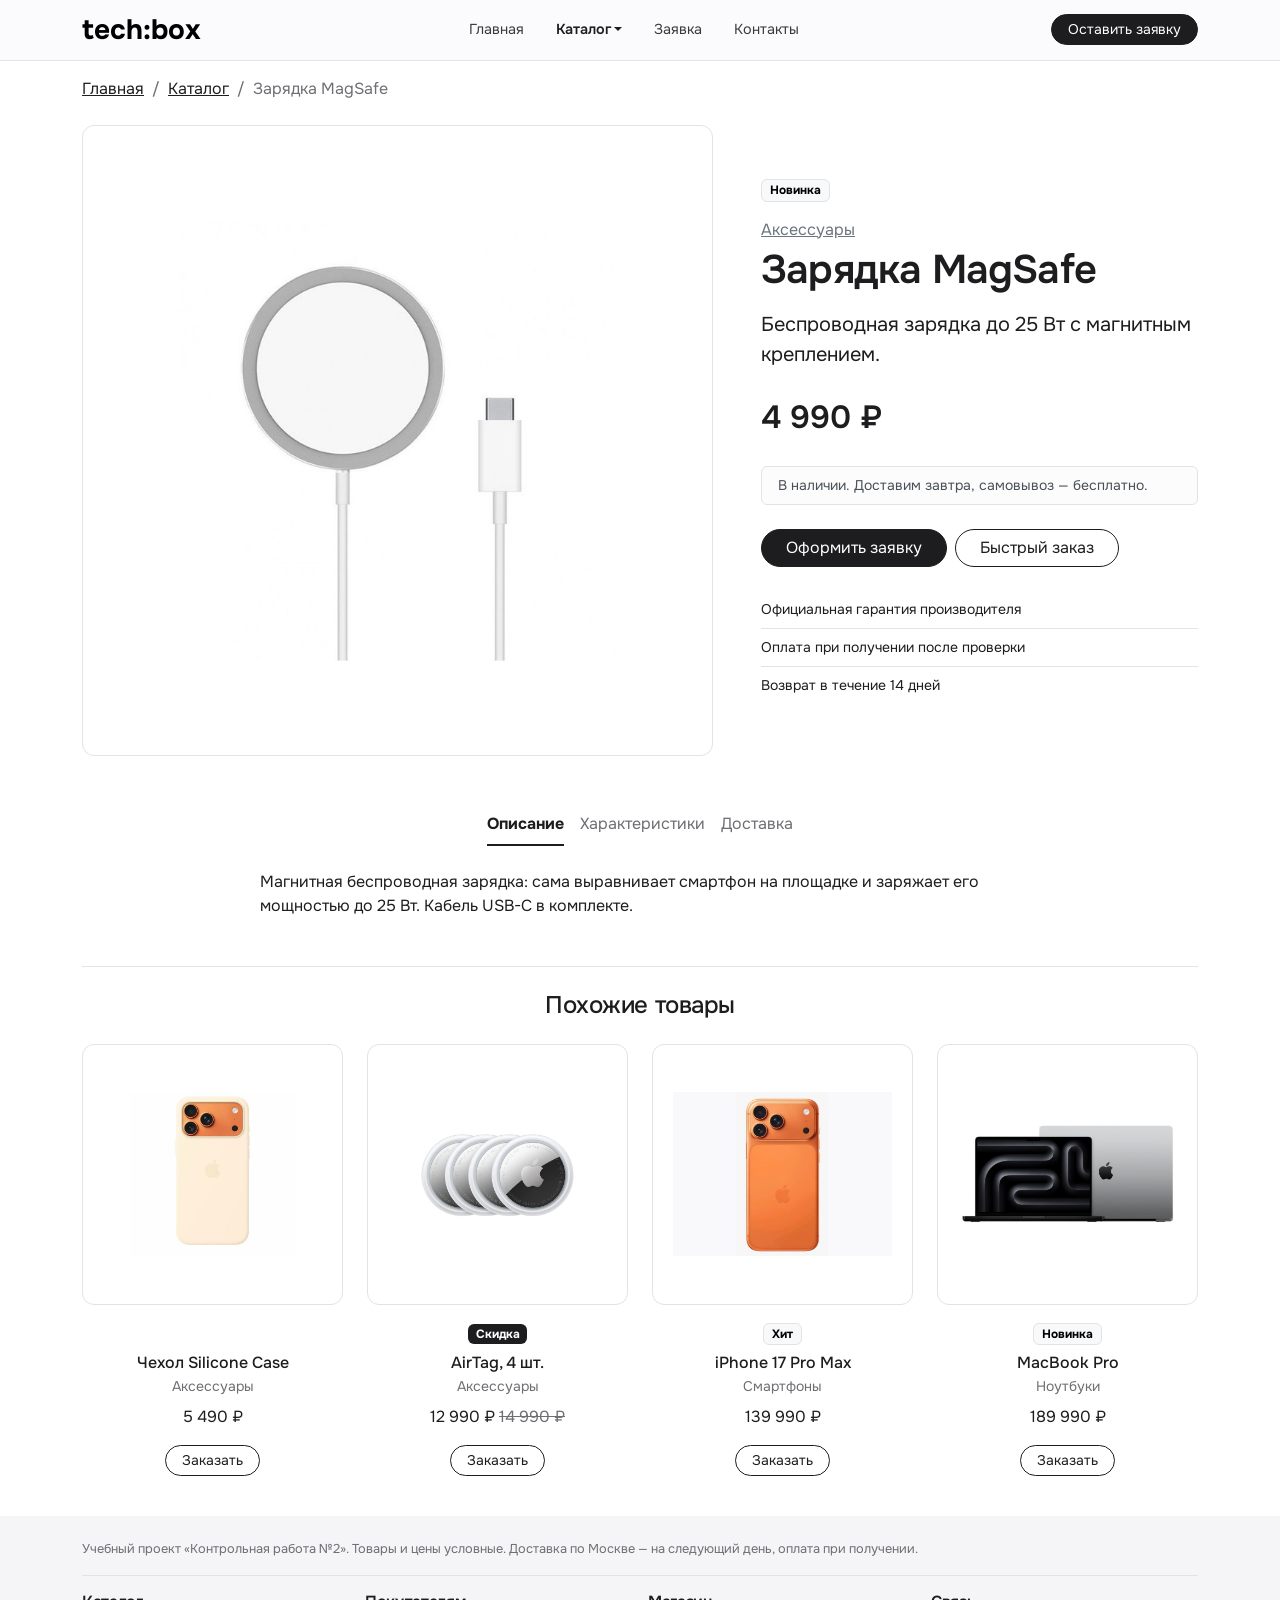
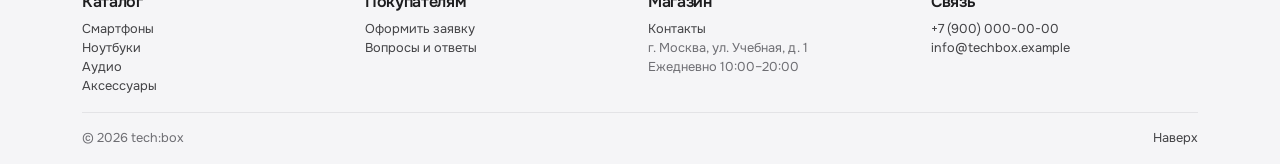
<file: product-7.html>
<!DOCTYPE html>
<html lang="ru">
<head>
  <meta charset="UTF-8">
  <meta name="viewport" content="width=device-width, initial-scale=1.0">
  <meta name="description" content="Зарядка MagSafe в магазине tech:box: описание, характеристики, цена и оформление заявки.">
  <title>Зарядка MagSafe — tech:box</title>
  <link rel="icon" href="images/logo.svg" type="image/svg+xml">
  <!-- Bootstrap подключён локально, custom.css — после него, чтобы переопределять стили -->
  <link rel="stylesheet" href="vendor/bootstrap/css/bootstrap.min.css">
  <link rel="stylesheet" href="css/custom.css">
</head>
<body class="d-flex flex-column min-vh-100" id="top">

  <header class="sticky-top">
    <nav class="navbar navbar-expand-lg site-navbar py-1" aria-label="Основная навигация">
      <div class="container">
        <a class="navbar-brand fs-3 fw-bold" href="index.html">tech:box</a>
        <button class="navbar-toggler border-0" type="button" data-bs-toggle="collapse" data-bs-target="#mainNavbar"
          aria-controls="mainNavbar" aria-expanded="false" aria-label="Открыть меню">
          <span class="navbar-toggler-icon"></span>
        </button>
        <div class="collapse navbar-collapse" id="mainNavbar">
          <ul class="navbar-nav mx-auto gap-lg-3">
            <li class="nav-item"><a class="nav-link" href="index.html">Главная</a></li>
            <li class="nav-item dropdown">
              <a class="nav-link dropdown-toggle active" href="#" role="button" data-bs-toggle="dropdown" aria-expanded="false">Каталог</a>
              <ul class="dropdown-menu">
                <li><a class="dropdown-item" href="catalog.html">Все товары</a></li>
                <li><hr class="dropdown-divider"></li>
                <li><a class="dropdown-item" href="catalog.html#phones">Смартфоны</a></li>
                <li><a class="dropdown-item" href="catalog.html#laptops">Ноутбуки</a></li>
                <li><a class="dropdown-item" href="catalog.html#audio">Аудио</a></li>
                <li><a class="dropdown-item" href="catalog.html#wearables">Носимая электроника</a></li>
                <li><a class="dropdown-item" href="catalog.html#tablets">Планшеты</a></li>
                <li><a class="dropdown-item" href="catalog.html#accessories">Аксессуары</a></li>
              </ul>
            </li>
            <li class="nav-item"><a class="nav-link" href="order.html">Заявка</a></li>
            <li class="nav-item"><a class="nav-link" href="contacts.html">Контакты</a></li>
          </ul>
          <a class="btn btn-sm btn-dark rounded-pill px-3 mb-2 mb-lg-0" href="order.html">Оставить заявку</a>
        </div>
      </div>
    </nav>
  </header>

    <nav class="container pt-3" aria-label="Хлебные крошки">
      <ol class="breadcrumb small mb-0">
        <li class="breadcrumb-item"><a href="index.html">Главная</a></li>
        <li class="breadcrumb-item"><a href="catalog.html">Каталог</a></li>
        <li class="breadcrumb-item active" aria-current="page">Зарядка MagSafe</li>
      </ol>
    </nav>

  <main id="main" class="container py-4">
    <article>
      <div class="row g-4 g-lg-5 align-items-center">
        <div class="col-12 col-lg-7">
          <img class="product-img" src="images/product-7.jpg" alt="Зарядка MagSafe" width="800" height="600">
        </div>
        <div class="col-12 col-lg-5">
          <span class="badge text-bg-light border mb-3">Новинка</span>
          <p class="text-body-secondary mb-1"><a class="link-secondary" href="catalog.html#accessories">Аксессуары</a></p>
          <h1 class="display-6 mb-3">Зарядка MagSafe</h1>
          <p class="fs-5 mb-4">Беспроводная зарядка до 25 Вт с магнитным креплением.</p>
          <p class="fs-2 fw-semibold mb-0">4&nbsp;990&nbsp;₽</p>
          <div class="alert alert-light border small py-2 my-4" role="status">
            В наличии. Доставим завтра, самовывоз — бесплатно.
          </div>
          <div class="d-flex flex-wrap gap-2 mb-4">
            <a class="btn btn-dark rounded-pill px-4" href="order.html">Оформить заявку</a>
            <button class="btn btn-outline-dark rounded-pill px-4" type="button" data-bs-toggle="modal" data-bs-target="#quickOrderModal" data-product="Зарядка MagSafe">Быстрый заказ</button>
          </div>
          <ul class="list-group list-group-flush small">
            <li class="list-group-item px-0">Официальная гарантия производителя</li>
            <li class="list-group-item px-0">Оплата при получении после проверки</li>
            <li class="list-group-item px-0">Возврат в течение 14 дней</li>
          </ul>
        </div>
      </div>

      <!-- Вкладки (tabs) в стиле nav-underline -->
      <section class="mt-5 mx-auto" style="max-width: 760px" aria-label="Подробности о товаре">
        <ul class="nav nav-underline justify-content-center" id="productTabs" role="tablist">
          <li class="nav-item" role="presentation">
            <button class="nav-link active" id="tab-description" data-bs-toggle="tab" data-bs-target="#pane-description" type="button" role="tab" aria-controls="pane-description" aria-selected="true">Описание</button>
          </li>
          <li class="nav-item" role="presentation">
            <button class="nav-link" id="tab-specs" data-bs-toggle="tab" data-bs-target="#pane-specs" type="button" role="tab" aria-controls="pane-specs" aria-selected="false">Характеристики</button>
          </li>
          <li class="nav-item" role="presentation">
            <button class="nav-link" id="tab-delivery" data-bs-toggle="tab" data-bs-target="#pane-delivery" type="button" role="tab" aria-controls="pane-delivery" aria-selected="false">Доставка</button>
          </li>
        </ul>
        <div class="tab-content pt-4">
          <div class="tab-pane fade show active" id="pane-description" role="tabpanel" aria-labelledby="tab-description" tabindex="0">
            <p class="mb-0">Магнитная беспроводная зарядка: сама выравнивает смартфон на площадке и заряжает его мощностью до 25 Вт. Кабель USB-C в комплекте.</p>
          </div>
          <div class="tab-pane fade" id="pane-specs" role="tabpanel" aria-labelledby="tab-specs" tabindex="0">
            <table class="table mb-0">
              <caption class="visually-hidden">Характеристики: Зарядка MagSafe</caption>
              <tbody>
              <tr><th scope="row" class="fw-normal text-body-secondary">Категория</th><td>Аксессуары</td></tr>
              <tr><th scope="row" class="fw-normal text-body-secondary">Артикул</th><td>TB-AC-007</td></tr>
              <tr><th scope="row" class="fw-normal text-body-secondary">Мощность</th><td>до 25 Вт</td></tr>
              <tr><th scope="row" class="fw-normal text-body-secondary">Разъём</th><td>USB-C</td></tr>
              <tr><th scope="row" class="fw-normal text-body-secondary">Длина кабеля</th><td>1 м</td></tr>
              <tr><th scope="row" class="fw-normal text-body-secondary">Гарантия</th><td>12 месяцев</td></tr>
              </tbody>
            </table>
          </div>
          <div class="tab-pane fade" id="pane-delivery" role="tabpanel" aria-labelledby="tab-delivery" tabindex="0">
            <table class="table mb-0">
              <caption class="visually-hidden">Способы доставки</caption>
              <tbody>
                <tr><th scope="row" class="fw-normal text-body-secondary">Самовывоз</th><td>Бесплатно, сегодня с 10:00 до 20:00</td></tr>
                <tr><th scope="row" class="fw-normal text-body-secondary">Курьер по Москве</th><td>500 ₽, на следующий день</td></tr>
                <tr><th scope="row" class="fw-normal text-body-secondary">Почта России</th><td>390 ₽, 3–7 дней</td></tr>
              </tbody>
            </table>
          </div>
        </div>
      </section>

      <section class="mt-5 pt-4 border-top" aria-labelledby="related-title">
        <h2 class="h4 text-center mb-4" id="related-title">Похожие товары</h2>
        <div class="row g-4">
        <div class="col-6 col-lg-3">
          <article class="card product-card border-0 h-100 text-center">
            <a href="product-8.html"><img class="product-img" src="images/product-8.jpg" alt="Чехол Silicone Case" width="800" height="600" loading="lazy"></a>
            <div class="card-body px-0 d-flex flex-column">
              <div class="mb-2"><span class="badge text-bg-light border invisible">—</span></div>
              <h3 class="card-title h6 mb-1"><a class="text-decoration-none" href="product-8.html">Чехол Silicone Case</a></h3>
              <p class="card-text small text-body-secondary mb-2">Аксессуары</p>
              <p class="mb-3">5&nbsp;490&nbsp;₽</p>
              <button class="btn btn-sm btn-outline-dark rounded-pill mt-auto align-self-center px-3" type="button"
                data-bs-toggle="modal" data-bs-target="#quickOrderModal" data-product="Чехол Silicone Case">Заказать</button>
            </div>
          </article>
        </div>
        <div class="col-6 col-lg-3">
          <article class="card product-card border-0 h-100 text-center">
            <a href="product-9.html"><img class="product-img" src="images/product-9.jpg" alt="AirTag, 4 шт." width="800" height="600" loading="lazy"></a>
            <div class="card-body px-0 d-flex flex-column">
              <div class="mb-2"><span class="badge text-bg-dark">Скидка</span></div>
              <h3 class="card-title h6 mb-1"><a class="text-decoration-none" href="product-9.html">AirTag, 4 шт.</a></h3>
              <p class="card-text small text-body-secondary mb-2">Аксессуары</p>
              <p class="mb-3">12&nbsp;990&nbsp;₽ <s class="text-body-secondary">14&nbsp;990&nbsp;₽</s></p>
              <button class="btn btn-sm btn-outline-dark rounded-pill mt-auto align-self-center px-3" type="button"
                data-bs-toggle="modal" data-bs-target="#quickOrderModal" data-product="AirTag, 4 шт.">Заказать</button>
            </div>
          </article>
        </div>
        <div class="col-6 col-lg-3">
          <article class="card product-card border-0 h-100 text-center">
            <a href="product.html"><img class="product-img" src="images/product-1.jpg" alt="iPhone 17 Pro Max" width="800" height="600" loading="lazy"></a>
            <div class="card-body px-0 d-flex flex-column">
              <div class="mb-2"><span class="badge text-bg-light border">Хит</span></div>
              <h3 class="card-title h6 mb-1"><a class="text-decoration-none" href="product.html">iPhone 17 Pro Max</a></h3>
              <p class="card-text small text-body-secondary mb-2">Смартфоны</p>
              <p class="mb-3">139&nbsp;990&nbsp;₽</p>
              <button class="btn btn-sm btn-outline-dark rounded-pill mt-auto align-self-center px-3" type="button"
                data-bs-toggle="modal" data-bs-target="#quickOrderModal" data-product="iPhone 17 Pro Max">Заказать</button>
            </div>
          </article>
        </div>
        <div class="col-6 col-lg-3">
          <article class="card product-card border-0 h-100 text-center">
            <a href="product-2.html"><img class="product-img" src="images/product-2.jpg" alt="MacBook Pro" width="800" height="600" loading="lazy"></a>
            <div class="card-body px-0 d-flex flex-column">
              <div class="mb-2"><span class="badge text-bg-light border">Новинка</span></div>
              <h3 class="card-title h6 mb-1"><a class="text-decoration-none" href="product-2.html">MacBook Pro</a></h3>
              <p class="card-text small text-body-secondary mb-2">Ноутбуки</p>
              <p class="mb-3">189&nbsp;990&nbsp;₽</p>
              <button class="btn btn-sm btn-outline-dark rounded-pill mt-auto align-self-center px-3" type="button"
                data-bs-toggle="modal" data-bs-target="#quickOrderModal" data-product="MacBook Pro">Заказать</button>
            </div>
          </article>
        </div>
        </div>
      </section>
    </article>
  </main>

  <footer class="site-footer section-light mt-auto pt-4 pb-3">
    <div class="container">
      <p class="pb-3 mb-3 border-bottom">Учебный проект «Контрольная работа №2». Товары и цены условные. Доставка по Москве — на следующий день, оплата при получении.</p>
      <div class="row g-3 pb-3">
        <div class="col-6 col-md-3">
          <h2 class="fs-6 fw-semibold text-dark mb-2">Каталог</h2>
          <ul class="list-unstyled mb-0">
            <li><a href="catalog.html#phones">Смартфоны</a></li>
            <li><a href="catalog.html#laptops">Ноутбуки</a></li>
            <li><a href="catalog.html#audio">Аудио</a></li>
            <li><a href="catalog.html#accessories">Аксессуары</a></li>
          </ul>
        </div>
        <div class="col-6 col-md-3">
          <h2 class="fs-6 fw-semibold text-dark mb-2">Покупателям</h2>
          <ul class="list-unstyled mb-0">
            <li><a href="order.html">Оформить заявку</a></li>
            <li><a href="contacts.html#faq">Вопросы и ответы</a></li>
          </ul>
        </div>
        <div class="col-6 col-md-3">
          <h2 class="fs-6 fw-semibold text-dark mb-2">Магазин</h2>
          <ul class="list-unstyled mb-0">
            <li><a href="contacts.html">Контакты</a></li>
            <li>г. Москва, ул. Учебная, д. 1</li>
            <li>Ежедневно 10:00–20:00</li>
          </ul>
        </div>
        <div class="col-6 col-md-3">
          <h2 class="fs-6 fw-semibold text-dark mb-2">Связь</h2>
          <ul class="list-unstyled mb-0">
            <li><a href="tel:+79000000000">+7 (900) 000-00-00</a></li>
            <li><a href="mailto:info@techbox.example">info@techbox.example</a></li>
          </ul>
        </div>
      </div>
      <div class="d-flex flex-wrap justify-content-between gap-2 pt-3 border-top">
        <span>&copy; 2026 tech:box</span>
        <a href="#top">Наверх</a>
      </div>
    </div>
  </footer>

  <!-- Контейнер для всплывающих уведомлений (toast) -->
  <div class="toast-container position-fixed bottom-0 end-0 p-3">
    <div class="toast align-items-center text-bg-dark border-0" id="app-toast" role="status" aria-live="polite" aria-atomic="true">
      <div class="d-flex">
        <div class="toast-body">Готово!</div>
        <button type="button" class="btn-close btn-close-white me-2 m-auto" data-bs-dismiss="toast" aria-label="Закрыть"></button>
      </div>
    </div>
  </div>

  <!-- Модальное окно быстрого заказа. Открывается кнопками с data-bs-toggle="modal" -->
  <div class="modal fade" id="quickOrderModal" tabindex="-1" aria-labelledby="quickOrderModalLabel" aria-hidden="true">
    <div class="modal-dialog modal-dialog-centered">
      <form class="modal-content needs-validation" data-success="Заявка принята. Менеджер перезвонит в течение 15 минут." novalidate>
        <div class="modal-header border-0">
          <h2 class="modal-title fs-5" id="quickOrderModalLabel">Быстрый заказ</h2>
          <button type="button" class="btn-close" data-bs-dismiss="modal" aria-label="Закрыть"></button>
        </div>
        <div class="modal-body pt-0">
          <div class="alert alert-light border small py-2" role="alert">
            Товар: <strong data-modal-product>—</strong>. Менеджер перезвонит и уточнит детали.
          </div>
          <input type="hidden" name="product" value="">
          <div class="mb-3">
            <label class="form-label" for="quick-name">Имя</label>
            <input class="form-control" type="text" id="quick-name" name="name" autocomplete="name" minlength="2" required>
            <div class="invalid-feedback">Введите имя (минимум 2 символа).</div>
          </div>
          <div class="mb-3">
            <label class="form-label" for="quick-phone">Телефон</label>
            <div class="input-group has-validation">
              <span class="input-group-text">+7</span>
              <input class="form-control" type="tel" id="quick-phone" name="phone" autocomplete="tel-national"
                placeholder="900 000-00-00" minlength="10" required>
              <div class="invalid-feedback">Введите номер телефона, минимум 10 цифр.</div>
            </div>
          </div>
          <div class="form-check">
            <input class="form-check-input" type="checkbox" id="quick-agree" name="agree" required>
            <label class="form-check-label" for="quick-agree">Согласен на обработку персональных данных</label>
            <div class="invalid-feedback">Без согласия заявку отправить нельзя.</div>
          </div>
        </div>
        <div class="modal-footer border-0">
          <button type="button" class="btn btn-outline-dark rounded-pill" data-bs-dismiss="modal">Отмена</button>
          <button type="submit" class="btn btn-dark rounded-pill">Отправить заявку</button>
        </div>
      </form>
    </div>
  </div>

  <script src="vendor/bootstrap/js/bootstrap.bundle.min.js"></script>
  <script src="js/main.js"></script>
</body>
</html>
</file>
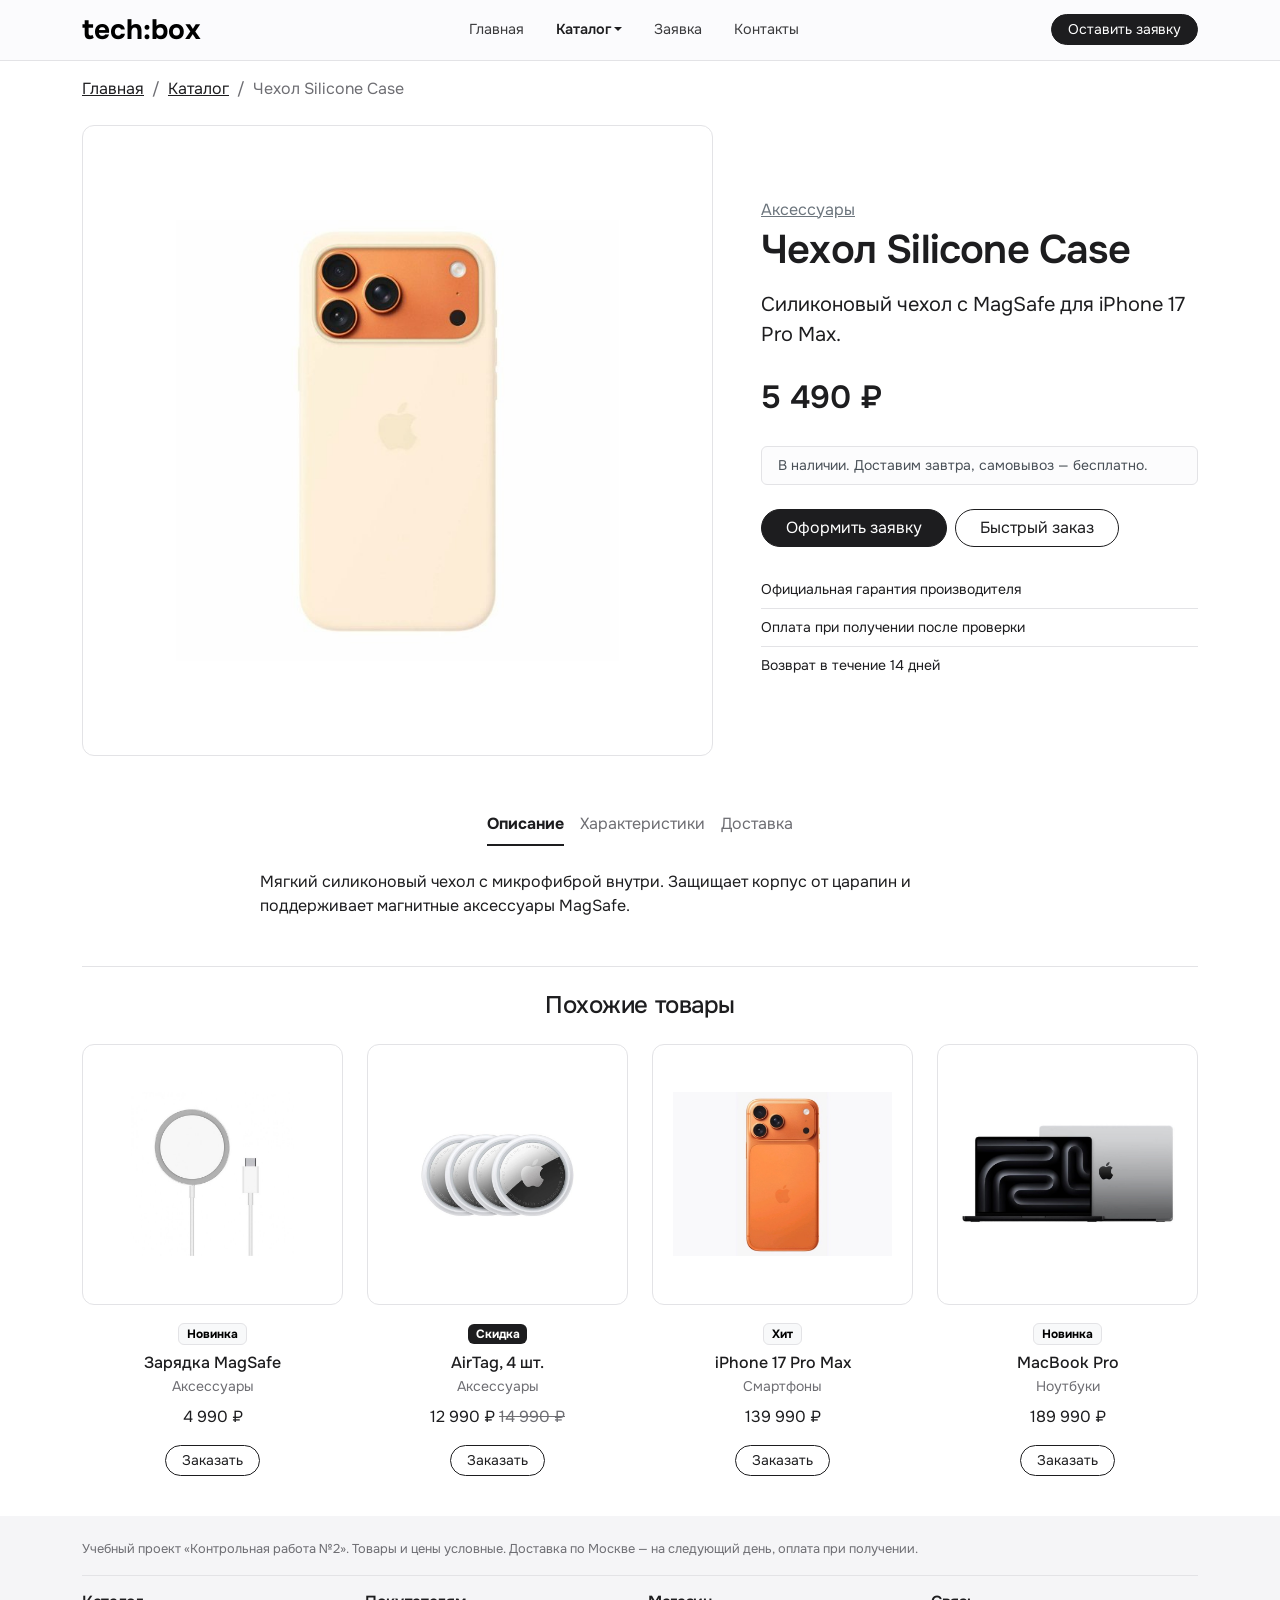
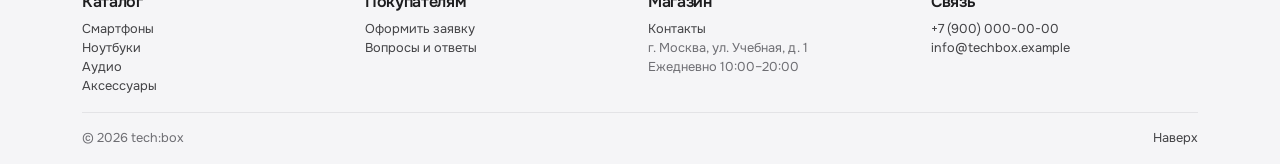
<file: product-8.html>
<!DOCTYPE html>
<html lang="ru">
<head>
  <meta charset="UTF-8">
  <meta name="viewport" content="width=device-width, initial-scale=1.0">
  <meta name="description" content="Чехол Silicone Case в магазине tech:box: описание, характеристики, цена и оформление заявки.">
  <title>Чехол Silicone Case — tech:box</title>
  <link rel="icon" href="images/logo.svg" type="image/svg+xml">
  <!-- Bootstrap подключён локально, custom.css — после него, чтобы переопределять стили -->
  <link rel="stylesheet" href="vendor/bootstrap/css/bootstrap.min.css">
  <link rel="stylesheet" href="css/custom.css">
</head>
<body class="d-flex flex-column min-vh-100" id="top">

  <header class="sticky-top">
    <nav class="navbar navbar-expand-lg site-navbar py-1" aria-label="Основная навигация">
      <div class="container">
        <a class="navbar-brand fs-3 fw-bold" href="index.html">tech:box</a>
        <button class="navbar-toggler border-0" type="button" data-bs-toggle="collapse" data-bs-target="#mainNavbar"
          aria-controls="mainNavbar" aria-expanded="false" aria-label="Открыть меню">
          <span class="navbar-toggler-icon"></span>
        </button>
        <div class="collapse navbar-collapse" id="mainNavbar">
          <ul class="navbar-nav mx-auto gap-lg-3">
            <li class="nav-item"><a class="nav-link" href="index.html">Главная</a></li>
            <li class="nav-item dropdown">
              <a class="nav-link dropdown-toggle active" href="#" role="button" data-bs-toggle="dropdown" aria-expanded="false">Каталог</a>
              <ul class="dropdown-menu">
                <li><a class="dropdown-item" href="catalog.html">Все товары</a></li>
                <li><hr class="dropdown-divider"></li>
                <li><a class="dropdown-item" href="catalog.html#phones">Смартфоны</a></li>
                <li><a class="dropdown-item" href="catalog.html#laptops">Ноутбуки</a></li>
                <li><a class="dropdown-item" href="catalog.html#audio">Аудио</a></li>
                <li><a class="dropdown-item" href="catalog.html#wearables">Носимая электроника</a></li>
                <li><a class="dropdown-item" href="catalog.html#tablets">Планшеты</a></li>
                <li><a class="dropdown-item" href="catalog.html#accessories">Аксессуары</a></li>
              </ul>
            </li>
            <li class="nav-item"><a class="nav-link" href="order.html">Заявка</a></li>
            <li class="nav-item"><a class="nav-link" href="contacts.html">Контакты</a></li>
          </ul>
          <a class="btn btn-sm btn-dark rounded-pill px-3 mb-2 mb-lg-0" href="order.html">Оставить заявку</a>
        </div>
      </div>
    </nav>
  </header>

    <nav class="container pt-3" aria-label="Хлебные крошки">
      <ol class="breadcrumb small mb-0">
        <li class="breadcrumb-item"><a href="index.html">Главная</a></li>
        <li class="breadcrumb-item"><a href="catalog.html">Каталог</a></li>
        <li class="breadcrumb-item active" aria-current="page">Чехол Silicone Case</li>
      </ol>
    </nav>

  <main id="main" class="container py-4">
    <article>
      <div class="row g-4 g-lg-5 align-items-center">
        <div class="col-12 col-lg-7">
          <img class="product-img" src="images/product-8.jpg" alt="Чехол Silicone Case" width="800" height="600">
        </div>
        <div class="col-12 col-lg-5">
          
          <p class="text-body-secondary mb-1"><a class="link-secondary" href="catalog.html#accessories">Аксессуары</a></p>
          <h1 class="display-6 mb-3">Чехол Silicone Case</h1>
          <p class="fs-5 mb-4">Силиконовый чехол с MagSafe для iPhone 17 Pro Max.</p>
          <p class="fs-2 fw-semibold mb-0">5&nbsp;490&nbsp;₽</p>
          <div class="alert alert-light border small py-2 my-4" role="status">
            В наличии. Доставим завтра, самовывоз — бесплатно.
          </div>
          <div class="d-flex flex-wrap gap-2 mb-4">
            <a class="btn btn-dark rounded-pill px-4" href="order.html">Оформить заявку</a>
            <button class="btn btn-outline-dark rounded-pill px-4" type="button" data-bs-toggle="modal" data-bs-target="#quickOrderModal" data-product="Чехол Silicone Case">Быстрый заказ</button>
          </div>
          <ul class="list-group list-group-flush small">
            <li class="list-group-item px-0">Официальная гарантия производителя</li>
            <li class="list-group-item px-0">Оплата при получении после проверки</li>
            <li class="list-group-item px-0">Возврат в течение 14 дней</li>
          </ul>
        </div>
      </div>

      <!-- Вкладки (tabs) в стиле nav-underline -->
      <section class="mt-5 mx-auto" style="max-width: 760px" aria-label="Подробности о товаре">
        <ul class="nav nav-underline justify-content-center" id="productTabs" role="tablist">
          <li class="nav-item" role="presentation">
            <button class="nav-link active" id="tab-description" data-bs-toggle="tab" data-bs-target="#pane-description" type="button" role="tab" aria-controls="pane-description" aria-selected="true">Описание</button>
          </li>
          <li class="nav-item" role="presentation">
            <button class="nav-link" id="tab-specs" data-bs-toggle="tab" data-bs-target="#pane-specs" type="button" role="tab" aria-controls="pane-specs" aria-selected="false">Характеристики</button>
          </li>
          <li class="nav-item" role="presentation">
            <button class="nav-link" id="tab-delivery" data-bs-toggle="tab" data-bs-target="#pane-delivery" type="button" role="tab" aria-controls="pane-delivery" aria-selected="false">Доставка</button>
          </li>
        </ul>
        <div class="tab-content pt-4">
          <div class="tab-pane fade show active" id="pane-description" role="tabpanel" aria-labelledby="tab-description" tabindex="0">
            <p class="mb-0">Мягкий силиконовый чехол с микрофиброй внутри. Защищает корпус от царапин и поддерживает магнитные аксессуары MagSafe.</p>
          </div>
          <div class="tab-pane fade" id="pane-specs" role="tabpanel" aria-labelledby="tab-specs" tabindex="0">
            <table class="table mb-0">
              <caption class="visually-hidden">Характеристики: Чехол Silicone Case</caption>
              <tbody>
              <tr><th scope="row" class="fw-normal text-body-secondary">Категория</th><td>Аксессуары</td></tr>
              <tr><th scope="row" class="fw-normal text-body-secondary">Артикул</th><td>TB-AC-008</td></tr>
              <tr><th scope="row" class="fw-normal text-body-secondary">Совместимость</th><td>iPhone 17 Pro Max</td></tr>
              <tr><th scope="row" class="fw-normal text-body-secondary">Материал</th><td>Силикон, микрофибра</td></tr>
              <tr><th scope="row" class="fw-normal text-body-secondary">MagSafe</th><td>Да</td></tr>
              <tr><th scope="row" class="fw-normal text-body-secondary">Гарантия</th><td>6 месяцев</td></tr>
              </tbody>
            </table>
          </div>
          <div class="tab-pane fade" id="pane-delivery" role="tabpanel" aria-labelledby="tab-delivery" tabindex="0">
            <table class="table mb-0">
              <caption class="visually-hidden">Способы доставки</caption>
              <tbody>
                <tr><th scope="row" class="fw-normal text-body-secondary">Самовывоз</th><td>Бесплатно, сегодня с 10:00 до 20:00</td></tr>
                <tr><th scope="row" class="fw-normal text-body-secondary">Курьер по Москве</th><td>500 ₽, на следующий день</td></tr>
                <tr><th scope="row" class="fw-normal text-body-secondary">Почта России</th><td>390 ₽, 3–7 дней</td></tr>
              </tbody>
            </table>
          </div>
        </div>
      </section>

      <section class="mt-5 pt-4 border-top" aria-labelledby="related-title">
        <h2 class="h4 text-center mb-4" id="related-title">Похожие товары</h2>
        <div class="row g-4">
        <div class="col-6 col-lg-3">
          <article class="card product-card border-0 h-100 text-center">
            <a href="product-7.html"><img class="product-img" src="images/product-7.jpg" alt="Зарядка MagSafe" width="800" height="600" loading="lazy"></a>
            <div class="card-body px-0 d-flex flex-column">
              <div class="mb-2"><span class="badge text-bg-light border">Новинка</span></div>
              <h3 class="card-title h6 mb-1"><a class="text-decoration-none" href="product-7.html">Зарядка MagSafe</a></h3>
              <p class="card-text small text-body-secondary mb-2">Аксессуары</p>
              <p class="mb-3">4&nbsp;990&nbsp;₽</p>
              <button class="btn btn-sm btn-outline-dark rounded-pill mt-auto align-self-center px-3" type="button"
                data-bs-toggle="modal" data-bs-target="#quickOrderModal" data-product="Зарядка MagSafe">Заказать</button>
            </div>
          </article>
        </div>
        <div class="col-6 col-lg-3">
          <article class="card product-card border-0 h-100 text-center">
            <a href="product-9.html"><img class="product-img" src="images/product-9.jpg" alt="AirTag, 4 шт." width="800" height="600" loading="lazy"></a>
            <div class="card-body px-0 d-flex flex-column">
              <div class="mb-2"><span class="badge text-bg-dark">Скидка</span></div>
              <h3 class="card-title h6 mb-1"><a class="text-decoration-none" href="product-9.html">AirTag, 4 шт.</a></h3>
              <p class="card-text small text-body-secondary mb-2">Аксессуары</p>
              <p class="mb-3">12&nbsp;990&nbsp;₽ <s class="text-body-secondary">14&nbsp;990&nbsp;₽</s></p>
              <button class="btn btn-sm btn-outline-dark rounded-pill mt-auto align-self-center px-3" type="button"
                data-bs-toggle="modal" data-bs-target="#quickOrderModal" data-product="AirTag, 4 шт.">Заказать</button>
            </div>
          </article>
        </div>
        <div class="col-6 col-lg-3">
          <article class="card product-card border-0 h-100 text-center">
            <a href="product.html"><img class="product-img" src="images/product-1.jpg" alt="iPhone 17 Pro Max" width="800" height="600" loading="lazy"></a>
            <div class="card-body px-0 d-flex flex-column">
              <div class="mb-2"><span class="badge text-bg-light border">Хит</span></div>
              <h3 class="card-title h6 mb-1"><a class="text-decoration-none" href="product.html">iPhone 17 Pro Max</a></h3>
              <p class="card-text small text-body-secondary mb-2">Смартфоны</p>
              <p class="mb-3">139&nbsp;990&nbsp;₽</p>
              <button class="btn btn-sm btn-outline-dark rounded-pill mt-auto align-self-center px-3" type="button"
                data-bs-toggle="modal" data-bs-target="#quickOrderModal" data-product="iPhone 17 Pro Max">Заказать</button>
            </div>
          </article>
        </div>
        <div class="col-6 col-lg-3">
          <article class="card product-card border-0 h-100 text-center">
            <a href="product-2.html"><img class="product-img" src="images/product-2.jpg" alt="MacBook Pro" width="800" height="600" loading="lazy"></a>
            <div class="card-body px-0 d-flex flex-column">
              <div class="mb-2"><span class="badge text-bg-light border">Новинка</span></div>
              <h3 class="card-title h6 mb-1"><a class="text-decoration-none" href="product-2.html">MacBook Pro</a></h3>
              <p class="card-text small text-body-secondary mb-2">Ноутбуки</p>
              <p class="mb-3">189&nbsp;990&nbsp;₽</p>
              <button class="btn btn-sm btn-outline-dark rounded-pill mt-auto align-self-center px-3" type="button"
                data-bs-toggle="modal" data-bs-target="#quickOrderModal" data-product="MacBook Pro">Заказать</button>
            </div>
          </article>
        </div>
        </div>
      </section>
    </article>
  </main>

  <footer class="site-footer section-light mt-auto pt-4 pb-3">
    <div class="container">
      <p class="pb-3 mb-3 border-bottom">Учебный проект «Контрольная работа №2». Товары и цены условные. Доставка по Москве — на следующий день, оплата при получении.</p>
      <div class="row g-3 pb-3">
        <div class="col-6 col-md-3">
          <h2 class="fs-6 fw-semibold text-dark mb-2">Каталог</h2>
          <ul class="list-unstyled mb-0">
            <li><a href="catalog.html#phones">Смартфоны</a></li>
            <li><a href="catalog.html#laptops">Ноутбуки</a></li>
            <li><a href="catalog.html#audio">Аудио</a></li>
            <li><a href="catalog.html#accessories">Аксессуары</a></li>
          </ul>
        </div>
        <div class="col-6 col-md-3">
          <h2 class="fs-6 fw-semibold text-dark mb-2">Покупателям</h2>
          <ul class="list-unstyled mb-0">
            <li><a href="order.html">Оформить заявку</a></li>
            <li><a href="contacts.html#faq">Вопросы и ответы</a></li>
          </ul>
        </div>
        <div class="col-6 col-md-3">
          <h2 class="fs-6 fw-semibold text-dark mb-2">Магазин</h2>
          <ul class="list-unstyled mb-0">
            <li><a href="contacts.html">Контакты</a></li>
            <li>г. Москва, ул. Учебная, д. 1</li>
            <li>Ежедневно 10:00–20:00</li>
          </ul>
        </div>
        <div class="col-6 col-md-3">
          <h2 class="fs-6 fw-semibold text-dark mb-2">Связь</h2>
          <ul class="list-unstyled mb-0">
            <li><a href="tel:+79000000000">+7 (900) 000-00-00</a></li>
            <li><a href="mailto:info@techbox.example">info@techbox.example</a></li>
          </ul>
        </div>
      </div>
      <div class="d-flex flex-wrap justify-content-between gap-2 pt-3 border-top">
        <span>&copy; 2026 tech:box</span>
        <a href="#top">Наверх</a>
      </div>
    </div>
  </footer>

  <!-- Контейнер для всплывающих уведомлений (toast) -->
  <div class="toast-container position-fixed bottom-0 end-0 p-3">
    <div class="toast align-items-center text-bg-dark border-0" id="app-toast" role="status" aria-live="polite" aria-atomic="true">
      <div class="d-flex">
        <div class="toast-body">Готово!</div>
        <button type="button" class="btn-close btn-close-white me-2 m-auto" data-bs-dismiss="toast" aria-label="Закрыть"></button>
      </div>
    </div>
  </div>

  <!-- Модальное окно быстрого заказа. Открывается кнопками с data-bs-toggle="modal" -->
  <div class="modal fade" id="quickOrderModal" tabindex="-1" aria-labelledby="quickOrderModalLabel" aria-hidden="true">
    <div class="modal-dialog modal-dialog-centered">
      <form class="modal-content needs-validation" data-success="Заявка принята. Менеджер перезвонит в течение 15 минут." novalidate>
        <div class="modal-header border-0">
          <h2 class="modal-title fs-5" id="quickOrderModalLabel">Быстрый заказ</h2>
          <button type="button" class="btn-close" data-bs-dismiss="modal" aria-label="Закрыть"></button>
        </div>
        <div class="modal-body pt-0">
          <div class="alert alert-light border small py-2" role="alert">
            Товар: <strong data-modal-product>—</strong>. Менеджер перезвонит и уточнит детали.
          </div>
          <input type="hidden" name="product" value="">
          <div class="mb-3">
            <label class="form-label" for="quick-name">Имя</label>
            <input class="form-control" type="text" id="quick-name" name="name" autocomplete="name" minlength="2" required>
            <div class="invalid-feedback">Введите имя (минимум 2 символа).</div>
          </div>
          <div class="mb-3">
            <label class="form-label" for="quick-phone">Телефон</label>
            <div class="input-group has-validation">
              <span class="input-group-text">+7</span>
              <input class="form-control" type="tel" id="quick-phone" name="phone" autocomplete="tel-national"
                placeholder="900 000-00-00" minlength="10" required>
              <div class="invalid-feedback">Введите номер телефона, минимум 10 цифр.</div>
            </div>
          </div>
          <div class="form-check">
            <input class="form-check-input" type="checkbox" id="quick-agree" name="agree" required>
            <label class="form-check-label" for="quick-agree">Согласен на обработку персональных данных</label>
            <div class="invalid-feedback">Без согласия заявку отправить нельзя.</div>
          </div>
        </div>
        <div class="modal-footer border-0">
          <button type="button" class="btn btn-outline-dark rounded-pill" data-bs-dismiss="modal">Отмена</button>
          <button type="submit" class="btn btn-dark rounded-pill">Отправить заявку</button>
        </div>
      </form>
    </div>
  </div>

  <script src="vendor/bootstrap/js/bootstrap.bundle.min.js"></script>
  <script src="js/main.js"></script>
</body>
</html>
</file>
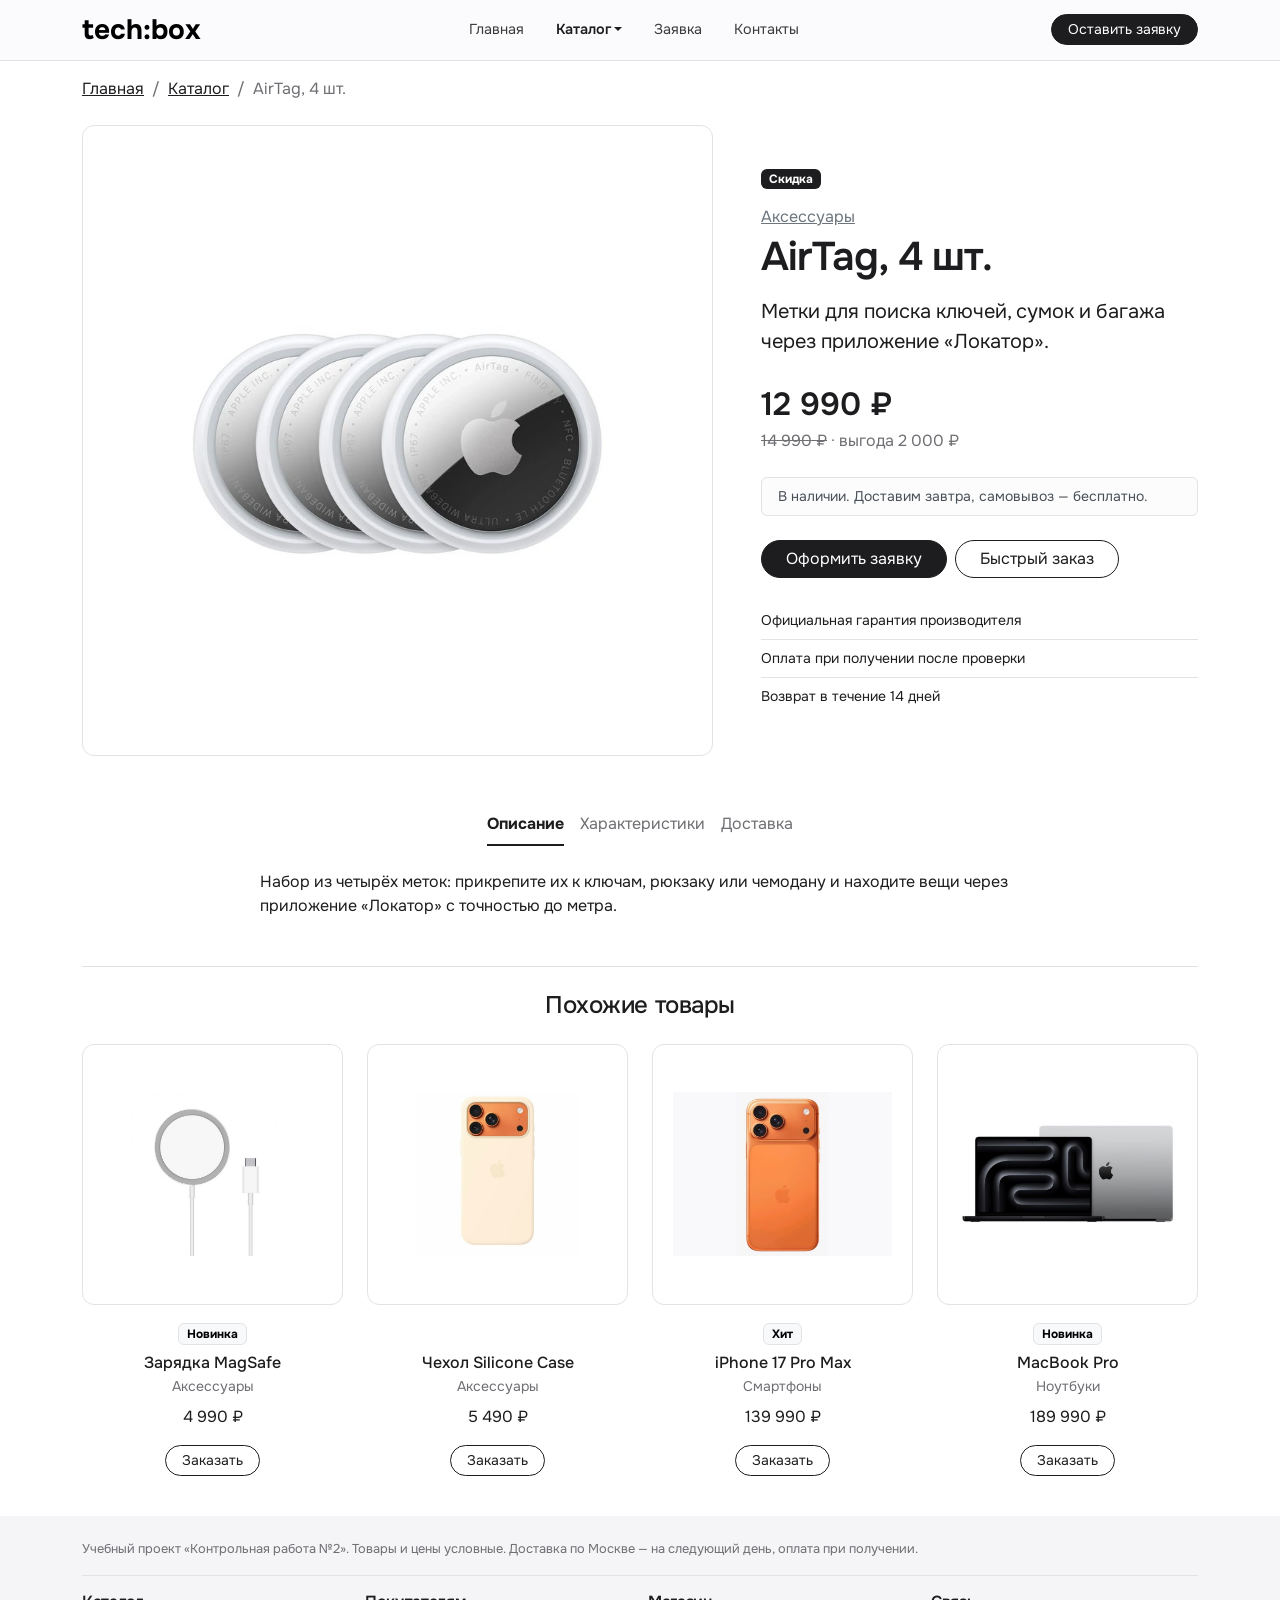
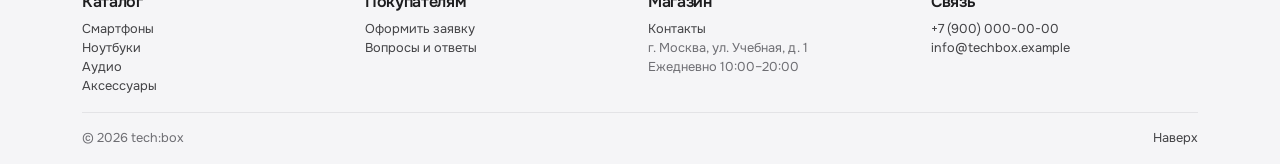
<file: product-9.html>
<!DOCTYPE html>
<html lang="ru">
<head>
  <meta charset="UTF-8">
  <meta name="viewport" content="width=device-width, initial-scale=1.0">
  <meta name="description" content="AirTag, 4 шт. в магазине tech:box: описание, характеристики, цена и оформление заявки.">
  <title>AirTag, 4 шт. — tech:box</title>
  <link rel="icon" href="images/logo.svg" type="image/svg+xml">
  <!-- Bootstrap подключён локально, custom.css — после него, чтобы переопределять стили -->
  <link rel="stylesheet" href="vendor/bootstrap/css/bootstrap.min.css">
  <link rel="stylesheet" href="css/custom.css">
</head>
<body class="d-flex flex-column min-vh-100" id="top">

  <header class="sticky-top">
    <nav class="navbar navbar-expand-lg site-navbar py-1" aria-label="Основная навигация">
      <div class="container">
        <a class="navbar-brand fs-3 fw-bold" href="index.html">tech:box</a>
        <button class="navbar-toggler border-0" type="button" data-bs-toggle="collapse" data-bs-target="#mainNavbar"
          aria-controls="mainNavbar" aria-expanded="false" aria-label="Открыть меню">
          <span class="navbar-toggler-icon"></span>
        </button>
        <div class="collapse navbar-collapse" id="mainNavbar">
          <ul class="navbar-nav mx-auto gap-lg-3">
            <li class="nav-item"><a class="nav-link" href="index.html">Главная</a></li>
            <li class="nav-item dropdown">
              <a class="nav-link dropdown-toggle active" href="#" role="button" data-bs-toggle="dropdown" aria-expanded="false">Каталог</a>
              <ul class="dropdown-menu">
                <li><a class="dropdown-item" href="catalog.html">Все товары</a></li>
                <li><hr class="dropdown-divider"></li>
                <li><a class="dropdown-item" href="catalog.html#phones">Смартфоны</a></li>
                <li><a class="dropdown-item" href="catalog.html#laptops">Ноутбуки</a></li>
                <li><a class="dropdown-item" href="catalog.html#audio">Аудио</a></li>
                <li><a class="dropdown-item" href="catalog.html#wearables">Носимая электроника</a></li>
                <li><a class="dropdown-item" href="catalog.html#tablets">Планшеты</a></li>
                <li><a class="dropdown-item" href="catalog.html#accessories">Аксессуары</a></li>
              </ul>
            </li>
            <li class="nav-item"><a class="nav-link" href="order.html">Заявка</a></li>
            <li class="nav-item"><a class="nav-link" href="contacts.html">Контакты</a></li>
          </ul>
          <a class="btn btn-sm btn-dark rounded-pill px-3 mb-2 mb-lg-0" href="order.html">Оставить заявку</a>
        </div>
      </div>
    </nav>
  </header>

    <nav class="container pt-3" aria-label="Хлебные крошки">
      <ol class="breadcrumb small mb-0">
        <li class="breadcrumb-item"><a href="index.html">Главная</a></li>
        <li class="breadcrumb-item"><a href="catalog.html">Каталог</a></li>
        <li class="breadcrumb-item active" aria-current="page">AirTag, 4 шт.</li>
      </ol>
    </nav>

  <main id="main" class="container py-4">
    <article>
      <div class="row g-4 g-lg-5 align-items-center">
        <div class="col-12 col-lg-7">
          <img class="product-img" src="images/product-9.jpg" alt="AirTag, 4 шт." width="800" height="600">
        </div>
        <div class="col-12 col-lg-5">
          <span class="badge text-bg-dark mb-3">Скидка</span>
          <p class="text-body-secondary mb-1"><a class="link-secondary" href="catalog.html#accessories">Аксессуары</a></p>
          <h1 class="display-6 mb-3">AirTag, 4 шт.</h1>
          <p class="fs-5 mb-4">Метки для поиска ключей, сумок и багажа через приложение «Локатор».</p>
          <p class="fs-2 fw-semibold mb-0">12&nbsp;990&nbsp;₽</p>
          <p class="text-body-secondary mb-0"><s>14&nbsp;990&nbsp;₽</s> · выгода 2&nbsp;000&nbsp;₽</p>
          <div class="alert alert-light border small py-2 my-4" role="status">
            В наличии. Доставим завтра, самовывоз — бесплатно.
          </div>
          <div class="d-flex flex-wrap gap-2 mb-4">
            <a class="btn btn-dark rounded-pill px-4" href="order.html">Оформить заявку</a>
            <button class="btn btn-outline-dark rounded-pill px-4" type="button" data-bs-toggle="modal" data-bs-target="#quickOrderModal" data-product="AirTag, 4 шт.">Быстрый заказ</button>
          </div>
          <ul class="list-group list-group-flush small">
            <li class="list-group-item px-0">Официальная гарантия производителя</li>
            <li class="list-group-item px-0">Оплата при получении после проверки</li>
            <li class="list-group-item px-0">Возврат в течение 14 дней</li>
          </ul>
        </div>
      </div>

      <!-- Вкладки (tabs) в стиле nav-underline -->
      <section class="mt-5 mx-auto" style="max-width: 760px" aria-label="Подробности о товаре">
        <ul class="nav nav-underline justify-content-center" id="productTabs" role="tablist">
          <li class="nav-item" role="presentation">
            <button class="nav-link active" id="tab-description" data-bs-toggle="tab" data-bs-target="#pane-description" type="button" role="tab" aria-controls="pane-description" aria-selected="true">Описание</button>
          </li>
          <li class="nav-item" role="presentation">
            <button class="nav-link" id="tab-specs" data-bs-toggle="tab" data-bs-target="#pane-specs" type="button" role="tab" aria-controls="pane-specs" aria-selected="false">Характеристики</button>
          </li>
          <li class="nav-item" role="presentation">
            <button class="nav-link" id="tab-delivery" data-bs-toggle="tab" data-bs-target="#pane-delivery" type="button" role="tab" aria-controls="pane-delivery" aria-selected="false">Доставка</button>
          </li>
        </ul>
        <div class="tab-content pt-4">
          <div class="tab-pane fade show active" id="pane-description" role="tabpanel" aria-labelledby="tab-description" tabindex="0">
            <p class="mb-0">Набор из четырёх меток: прикрепите их к ключам, рюкзаку или чемодану и находите вещи через приложение «Локатор» с точностью до метра.</p>
          </div>
          <div class="tab-pane fade" id="pane-specs" role="tabpanel" aria-labelledby="tab-specs" tabindex="0">
            <table class="table mb-0">
              <caption class="visually-hidden">Характеристики: AirTag, 4 шт.</caption>
              <tbody>
              <tr><th scope="row" class="fw-normal text-body-secondary">Категория</th><td>Аксессуары</td></tr>
              <tr><th scope="row" class="fw-normal text-body-secondary">Артикул</th><td>TB-AC-009</td></tr>
              <tr><th scope="row" class="fw-normal text-body-secondary">Комплект</th><td>4 метки</td></tr>
              <tr><th scope="row" class="fw-normal text-body-secondary">Защита</th><td>IP67</td></tr>
              <tr><th scope="row" class="fw-normal text-body-secondary">Батарея</th><td>CR2032, около года</td></tr>
              <tr><th scope="row" class="fw-normal text-body-secondary">Гарантия</th><td>12 месяцев</td></tr>
              </tbody>
            </table>
          </div>
          <div class="tab-pane fade" id="pane-delivery" role="tabpanel" aria-labelledby="tab-delivery" tabindex="0">
            <table class="table mb-0">
              <caption class="visually-hidden">Способы доставки</caption>
              <tbody>
                <tr><th scope="row" class="fw-normal text-body-secondary">Самовывоз</th><td>Бесплатно, сегодня с 10:00 до 20:00</td></tr>
                <tr><th scope="row" class="fw-normal text-body-secondary">Курьер по Москве</th><td>500 ₽, на следующий день</td></tr>
                <tr><th scope="row" class="fw-normal text-body-secondary">Почта России</th><td>390 ₽, 3–7 дней</td></tr>
              </tbody>
            </table>
          </div>
        </div>
      </section>

      <section class="mt-5 pt-4 border-top" aria-labelledby="related-title">
        <h2 class="h4 text-center mb-4" id="related-title">Похожие товары</h2>
        <div class="row g-4">
        <div class="col-6 col-lg-3">
          <article class="card product-card border-0 h-100 text-center">
            <a href="product-7.html"><img class="product-img" src="images/product-7.jpg" alt="Зарядка MagSafe" width="800" height="600" loading="lazy"></a>
            <div class="card-body px-0 d-flex flex-column">
              <div class="mb-2"><span class="badge text-bg-light border">Новинка</span></div>
              <h3 class="card-title h6 mb-1"><a class="text-decoration-none" href="product-7.html">Зарядка MagSafe</a></h3>
              <p class="card-text small text-body-secondary mb-2">Аксессуары</p>
              <p class="mb-3">4&nbsp;990&nbsp;₽</p>
              <button class="btn btn-sm btn-outline-dark rounded-pill mt-auto align-self-center px-3" type="button"
                data-bs-toggle="modal" data-bs-target="#quickOrderModal" data-product="Зарядка MagSafe">Заказать</button>
            </div>
          </article>
        </div>
        <div class="col-6 col-lg-3">
          <article class="card product-card border-0 h-100 text-center">
            <a href="product-8.html"><img class="product-img" src="images/product-8.jpg" alt="Чехол Silicone Case" width="800" height="600" loading="lazy"></a>
            <div class="card-body px-0 d-flex flex-column">
              <div class="mb-2"><span class="badge text-bg-light border invisible">—</span></div>
              <h3 class="card-title h6 mb-1"><a class="text-decoration-none" href="product-8.html">Чехол Silicone Case</a></h3>
              <p class="card-text small text-body-secondary mb-2">Аксессуары</p>
              <p class="mb-3">5&nbsp;490&nbsp;₽</p>
              <button class="btn btn-sm btn-outline-dark rounded-pill mt-auto align-self-center px-3" type="button"
                data-bs-toggle="modal" data-bs-target="#quickOrderModal" data-product="Чехол Silicone Case">Заказать</button>
            </div>
          </article>
        </div>
        <div class="col-6 col-lg-3">
          <article class="card product-card border-0 h-100 text-center">
            <a href="product.html"><img class="product-img" src="images/product-1.jpg" alt="iPhone 17 Pro Max" width="800" height="600" loading="lazy"></a>
            <div class="card-body px-0 d-flex flex-column">
              <div class="mb-2"><span class="badge text-bg-light border">Хит</span></div>
              <h3 class="card-title h6 mb-1"><a class="text-decoration-none" href="product.html">iPhone 17 Pro Max</a></h3>
              <p class="card-text small text-body-secondary mb-2">Смартфоны</p>
              <p class="mb-3">139&nbsp;990&nbsp;₽</p>
              <button class="btn btn-sm btn-outline-dark rounded-pill mt-auto align-self-center px-3" type="button"
                data-bs-toggle="modal" data-bs-target="#quickOrderModal" data-product="iPhone 17 Pro Max">Заказать</button>
            </div>
          </article>
        </div>
        <div class="col-6 col-lg-3">
          <article class="card product-card border-0 h-100 text-center">
            <a href="product-2.html"><img class="product-img" src="images/product-2.jpg" alt="MacBook Pro" width="800" height="600" loading="lazy"></a>
            <div class="card-body px-0 d-flex flex-column">
              <div class="mb-2"><span class="badge text-bg-light border">Новинка</span></div>
              <h3 class="card-title h6 mb-1"><a class="text-decoration-none" href="product-2.html">MacBook Pro</a></h3>
              <p class="card-text small text-body-secondary mb-2">Ноутбуки</p>
              <p class="mb-3">189&nbsp;990&nbsp;₽</p>
              <button class="btn btn-sm btn-outline-dark rounded-pill mt-auto align-self-center px-3" type="button"
                data-bs-toggle="modal" data-bs-target="#quickOrderModal" data-product="MacBook Pro">Заказать</button>
            </div>
          </article>
        </div>
        </div>
      </section>
    </article>
  </main>

  <footer class="site-footer section-light mt-auto pt-4 pb-3">
    <div class="container">
      <p class="pb-3 mb-3 border-bottom">Учебный проект «Контрольная работа №2». Товары и цены условные. Доставка по Москве — на следующий день, оплата при получении.</p>
      <div class="row g-3 pb-3">
        <div class="col-6 col-md-3">
          <h2 class="fs-6 fw-semibold text-dark mb-2">Каталог</h2>
          <ul class="list-unstyled mb-0">
            <li><a href="catalog.html#phones">Смартфоны</a></li>
            <li><a href="catalog.html#laptops">Ноутбуки</a></li>
            <li><a href="catalog.html#audio">Аудио</a></li>
            <li><a href="catalog.html#accessories">Аксессуары</a></li>
          </ul>
        </div>
        <div class="col-6 col-md-3">
          <h2 class="fs-6 fw-semibold text-dark mb-2">Покупателям</h2>
          <ul class="list-unstyled mb-0">
            <li><a href="order.html">Оформить заявку</a></li>
            <li><a href="contacts.html#faq">Вопросы и ответы</a></li>
          </ul>
        </div>
        <div class="col-6 col-md-3">
          <h2 class="fs-6 fw-semibold text-dark mb-2">Магазин</h2>
          <ul class="list-unstyled mb-0">
            <li><a href="contacts.html">Контакты</a></li>
            <li>г. Москва, ул. Учебная, д. 1</li>
            <li>Ежедневно 10:00–20:00</li>
          </ul>
        </div>
        <div class="col-6 col-md-3">
          <h2 class="fs-6 fw-semibold text-dark mb-2">Связь</h2>
          <ul class="list-unstyled mb-0">
            <li><a href="tel:+79000000000">+7 (900) 000-00-00</a></li>
            <li><a href="mailto:info@techbox.example">info@techbox.example</a></li>
          </ul>
        </div>
      </div>
      <div class="d-flex flex-wrap justify-content-between gap-2 pt-3 border-top">
        <span>&copy; 2026 tech:box</span>
        <a href="#top">Наверх</a>
      </div>
    </div>
  </footer>

  <!-- Контейнер для всплывающих уведомлений (toast) -->
  <div class="toast-container position-fixed bottom-0 end-0 p-3">
    <div class="toast align-items-center text-bg-dark border-0" id="app-toast" role="status" aria-live="polite" aria-atomic="true">
      <div class="d-flex">
        <div class="toast-body">Готово!</div>
        <button type="button" class="btn-close btn-close-white me-2 m-auto" data-bs-dismiss="toast" aria-label="Закрыть"></button>
      </div>
    </div>
  </div>

  <!-- Модальное окно быстрого заказа. Открывается кнопками с data-bs-toggle="modal" -->
  <div class="modal fade" id="quickOrderModal" tabindex="-1" aria-labelledby="quickOrderModalLabel" aria-hidden="true">
    <div class="modal-dialog modal-dialog-centered">
      <form class="modal-content needs-validation" data-success="Заявка принята. Менеджер перезвонит в течение 15 минут." novalidate>
        <div class="modal-header border-0">
          <h2 class="modal-title fs-5" id="quickOrderModalLabel">Быстрый заказ</h2>
          <button type="button" class="btn-close" data-bs-dismiss="modal" aria-label="Закрыть"></button>
        </div>
        <div class="modal-body pt-0">
          <div class="alert alert-light border small py-2" role="alert">
            Товар: <strong data-modal-product>—</strong>. Менеджер перезвонит и уточнит детали.
          </div>
          <input type="hidden" name="product" value="">
          <div class="mb-3">
            <label class="form-label" for="quick-name">Имя</label>
            <input class="form-control" type="text" id="quick-name" name="name" autocomplete="name" minlength="2" required>
            <div class="invalid-feedback">Введите имя (минимум 2 символа).</div>
          </div>
          <div class="mb-3">
            <label class="form-label" for="quick-phone">Телефон</label>
            <div class="input-group has-validation">
              <span class="input-group-text">+7</span>
              <input class="form-control" type="tel" id="quick-phone" name="phone" autocomplete="tel-national"
                placeholder="900 000-00-00" minlength="10" required>
              <div class="invalid-feedback">Введите номер телефона, минимум 10 цифр.</div>
            </div>
          </div>
          <div class="form-check">
            <input class="form-check-input" type="checkbox" id="quick-agree" name="agree" required>
            <label class="form-check-label" for="quick-agree">Согласен на обработку персональных данных</label>
            <div class="invalid-feedback">Без согласия заявку отправить нельзя.</div>
          </div>
        </div>
        <div class="modal-footer border-0">
          <button type="button" class="btn btn-outline-dark rounded-pill" data-bs-dismiss="modal">Отмена</button>
          <button type="submit" class="btn btn-dark rounded-pill">Отправить заявку</button>
        </div>
      </form>
    </div>
  </div>

  <script src="vendor/bootstrap/js/bootstrap.bundle.min.js"></script>
  <script src="js/main.js"></script>
</body>
</html>
</file>
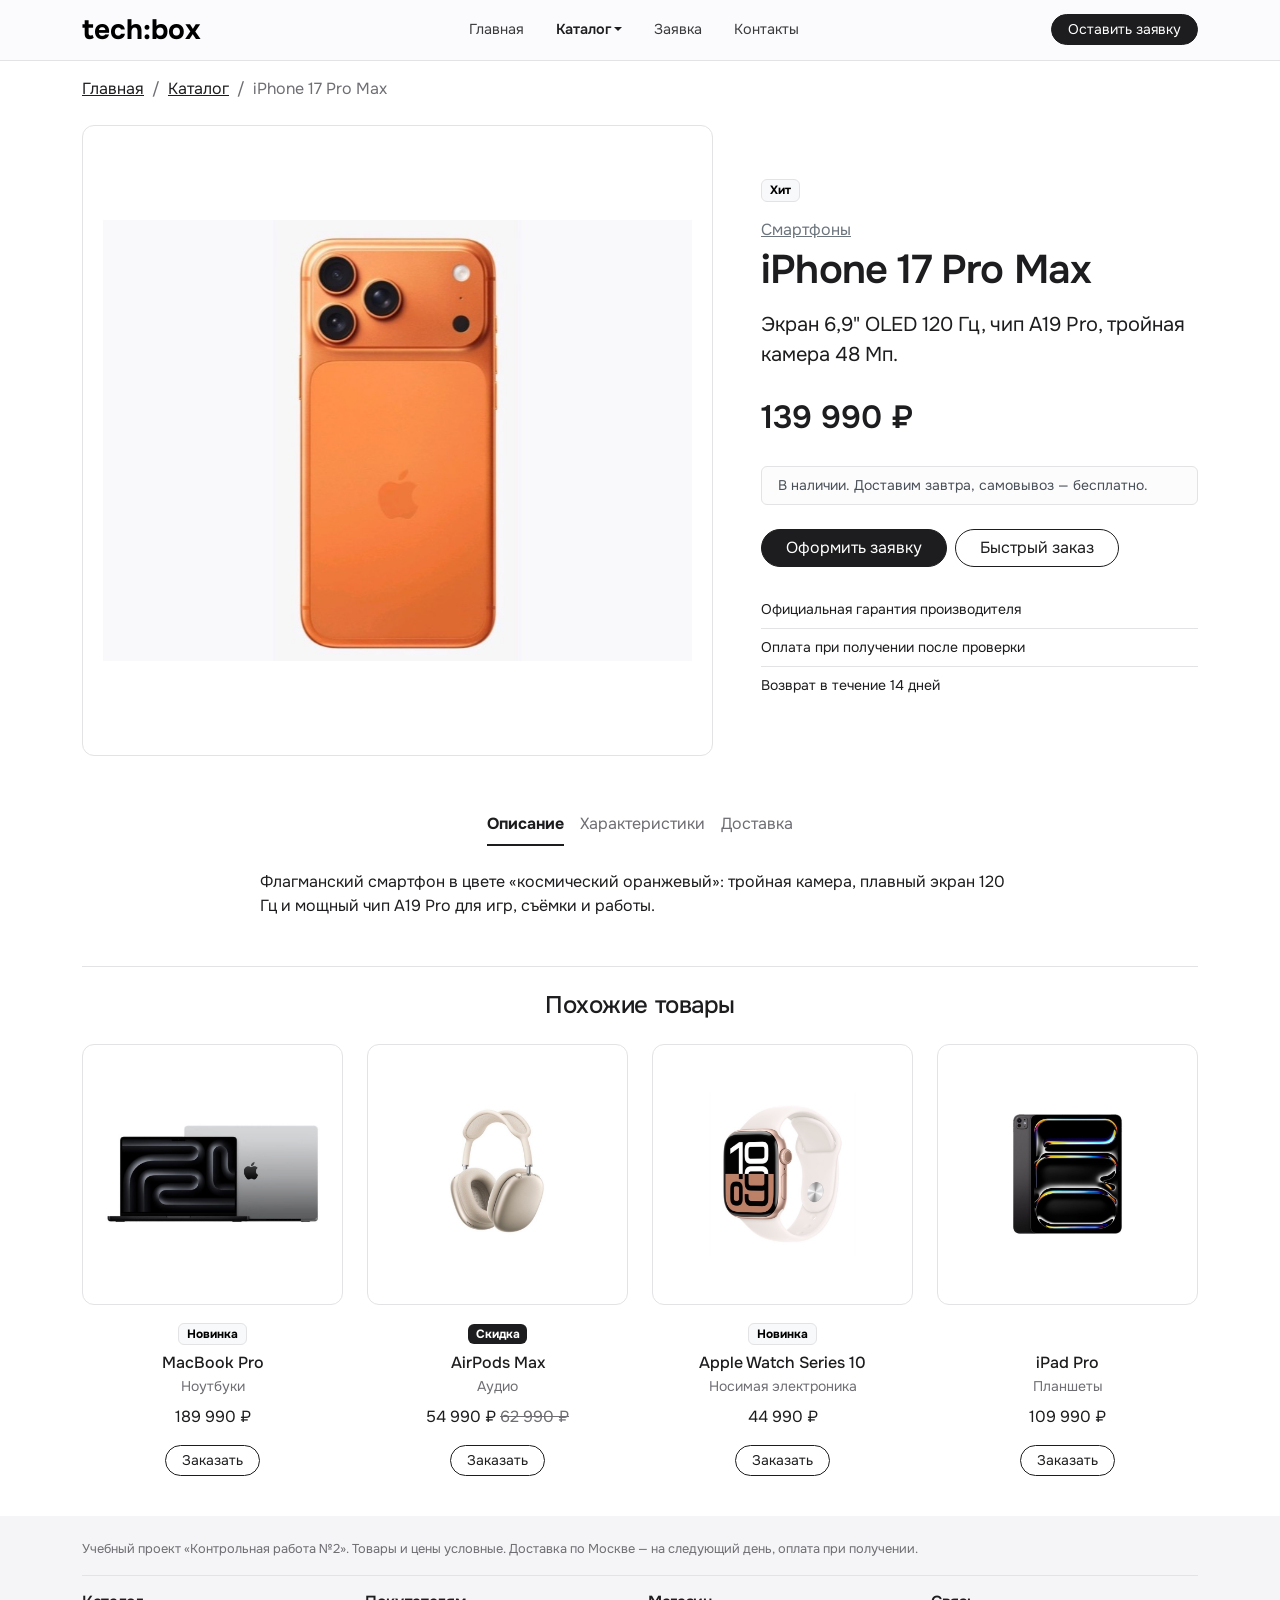
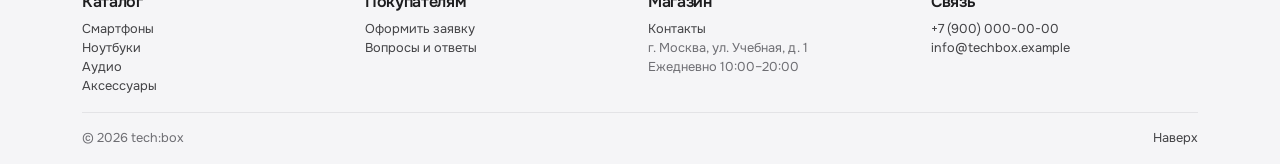
<file: product.html>
<!DOCTYPE html>
<html lang="ru">
<head>
  <meta charset="UTF-8">
  <meta name="viewport" content="width=device-width, initial-scale=1.0">
  <meta name="description" content="iPhone 17 Pro Max в магазине tech:box: описание, характеристики, цена и оформление заявки.">
  <title>iPhone 17 Pro Max — tech:box</title>
  <link rel="icon" href="images/logo.svg" type="image/svg+xml">
  <!-- Bootstrap подключён локально, custom.css — после него, чтобы переопределять стили -->
  <link rel="stylesheet" href="vendor/bootstrap/css/bootstrap.min.css">
  <link rel="stylesheet" href="css/custom.css">
</head>
<body class="d-flex flex-column min-vh-100" id="top">

  <header class="sticky-top">
    <nav class="navbar navbar-expand-lg site-navbar py-1" aria-label="Основная навигация">
      <div class="container">
        <a class="navbar-brand fs-3 fw-bold" href="index.html">tech:box</a>
        <button class="navbar-toggler border-0" type="button" data-bs-toggle="collapse" data-bs-target="#mainNavbar"
          aria-controls="mainNavbar" aria-expanded="false" aria-label="Открыть меню">
          <span class="navbar-toggler-icon"></span>
        </button>
        <div class="collapse navbar-collapse" id="mainNavbar">
          <ul class="navbar-nav mx-auto gap-lg-3">
            <li class="nav-item"><a class="nav-link" href="index.html">Главная</a></li>
            <li class="nav-item dropdown">
              <a class="nav-link dropdown-toggle active" href="#" role="button" data-bs-toggle="dropdown" aria-expanded="false">Каталог</a>
              <ul class="dropdown-menu">
                <li><a class="dropdown-item" href="catalog.html">Все товары</a></li>
                <li><hr class="dropdown-divider"></li>
                <li><a class="dropdown-item" href="catalog.html#phones">Смартфоны</a></li>
                <li><a class="dropdown-item" href="catalog.html#laptops">Ноутбуки</a></li>
                <li><a class="dropdown-item" href="catalog.html#audio">Аудио</a></li>
                <li><a class="dropdown-item" href="catalog.html#wearables">Носимая электроника</a></li>
                <li><a class="dropdown-item" href="catalog.html#tablets">Планшеты</a></li>
                <li><a class="dropdown-item" href="catalog.html#accessories">Аксессуары</a></li>
              </ul>
            </li>
            <li class="nav-item"><a class="nav-link" href="order.html">Заявка</a></li>
            <li class="nav-item"><a class="nav-link" href="contacts.html">Контакты</a></li>
          </ul>
          <a class="btn btn-sm btn-dark rounded-pill px-3 mb-2 mb-lg-0" href="order.html">Оставить заявку</a>
        </div>
      </div>
    </nav>
  </header>

    <nav class="container pt-3" aria-label="Хлебные крошки">
      <ol class="breadcrumb small mb-0">
        <li class="breadcrumb-item"><a href="index.html">Главная</a></li>
        <li class="breadcrumb-item"><a href="catalog.html">Каталог</a></li>
        <li class="breadcrumb-item active" aria-current="page">iPhone 17 Pro Max</li>
      </ol>
    </nav>

  <main id="main" class="container py-4">
    <article>
      <div class="row g-4 g-lg-5 align-items-center">
        <div class="col-12 col-lg-7">
          <img class="product-img" src="images/product-1.jpg" alt="iPhone 17 Pro Max" width="800" height="600">
        </div>
        <div class="col-12 col-lg-5">
          <span class="badge text-bg-light border mb-3">Хит</span>
          <p class="text-body-secondary mb-1"><a class="link-secondary" href="catalog.html#phones">Смартфоны</a></p>
          <h1 class="display-6 mb-3">iPhone 17 Pro Max</h1>
          <p class="fs-5 mb-4">Экран 6,9" OLED 120 Гц, чип A19 Pro, тройная камера 48 Мп.</p>
          <p class="fs-2 fw-semibold mb-0">139&nbsp;990&nbsp;₽</p>
          <div class="alert alert-light border small py-2 my-4" role="status">
            В наличии. Доставим завтра, самовывоз — бесплатно.
          </div>
          <div class="d-flex flex-wrap gap-2 mb-4">
            <a class="btn btn-dark rounded-pill px-4" href="order.html">Оформить заявку</a>
            <button class="btn btn-outline-dark rounded-pill px-4" type="button" data-bs-toggle="modal" data-bs-target="#quickOrderModal" data-product="iPhone 17 Pro Max">Быстрый заказ</button>
          </div>
          <ul class="list-group list-group-flush small">
            <li class="list-group-item px-0">Официальная гарантия производителя</li>
            <li class="list-group-item px-0">Оплата при получении после проверки</li>
            <li class="list-group-item px-0">Возврат в течение 14 дней</li>
          </ul>
        </div>
      </div>

      <!-- Вкладки (tabs) в стиле nav-underline -->
      <section class="mt-5 mx-auto" style="max-width: 760px" aria-label="Подробности о товаре">
        <ul class="nav nav-underline justify-content-center" id="productTabs" role="tablist">
          <li class="nav-item" role="presentation">
            <button class="nav-link active" id="tab-description" data-bs-toggle="tab" data-bs-target="#pane-description" type="button" role="tab" aria-controls="pane-description" aria-selected="true">Описание</button>
          </li>
          <li class="nav-item" role="presentation">
            <button class="nav-link" id="tab-specs" data-bs-toggle="tab" data-bs-target="#pane-specs" type="button" role="tab" aria-controls="pane-specs" aria-selected="false">Характеристики</button>
          </li>
          <li class="nav-item" role="presentation">
            <button class="nav-link" id="tab-delivery" data-bs-toggle="tab" data-bs-target="#pane-delivery" type="button" role="tab" aria-controls="pane-delivery" aria-selected="false">Доставка</button>
          </li>
        </ul>
        <div class="tab-content pt-4">
          <div class="tab-pane fade show active" id="pane-description" role="tabpanel" aria-labelledby="tab-description" tabindex="0">
            <p class="mb-0">Флагманский смартфон в цвете «космический оранжевый»: тройная камера, плавный экран 120 Гц и мощный чип A19 Pro для игр, съёмки и работы.</p>
          </div>
          <div class="tab-pane fade" id="pane-specs" role="tabpanel" aria-labelledby="tab-specs" tabindex="0">
            <table class="table mb-0">
              <caption class="visually-hidden">Характеристики: iPhone 17 Pro Max</caption>
              <tbody>
              <tr><th scope="row" class="fw-normal text-body-secondary">Категория</th><td>Смартфоны</td></tr>
              <tr><th scope="row" class="fw-normal text-body-secondary">Артикул</th><td>TB-PH-001</td></tr>
              <tr><th scope="row" class="fw-normal text-body-secondary">Экран</th><td>6,9" OLED, 120 Гц</td></tr>
              <tr><th scope="row" class="fw-normal text-body-secondary">Процессор</th><td>A19 Pro</td></tr>
              <tr><th scope="row" class="fw-normal text-body-secondary">Камера</th><td>Тройная, 48 Мп</td></tr>
              <tr><th scope="row" class="fw-normal text-body-secondary">Память</th><td>256 ГБ</td></tr>
              <tr><th scope="row" class="fw-normal text-body-secondary">Цвет</th><td>Космический оранжевый</td></tr>
              <tr><th scope="row" class="fw-normal text-body-secondary">Гарантия</th><td>12 месяцев</td></tr>
              </tbody>
            </table>
          </div>
          <div class="tab-pane fade" id="pane-delivery" role="tabpanel" aria-labelledby="tab-delivery" tabindex="0">
            <table class="table mb-0">
              <caption class="visually-hidden">Способы доставки</caption>
              <tbody>
                <tr><th scope="row" class="fw-normal text-body-secondary">Самовывоз</th><td>Бесплатно, сегодня с 10:00 до 20:00</td></tr>
                <tr><th scope="row" class="fw-normal text-body-secondary">Курьер по Москве</th><td>500 ₽, на следующий день</td></tr>
                <tr><th scope="row" class="fw-normal text-body-secondary">Почта России</th><td>390 ₽, 3–7 дней</td></tr>
              </tbody>
            </table>
          </div>
        </div>
      </section>

      <section class="mt-5 pt-4 border-top" aria-labelledby="related-title">
        <h2 class="h4 text-center mb-4" id="related-title">Похожие товары</h2>
        <div class="row g-4">
        <div class="col-6 col-lg-3">
          <article class="card product-card border-0 h-100 text-center">
            <a href="product-2.html"><img class="product-img" src="images/product-2.jpg" alt="MacBook Pro" width="800" height="600" loading="lazy"></a>
            <div class="card-body px-0 d-flex flex-column">
              <div class="mb-2"><span class="badge text-bg-light border">Новинка</span></div>
              <h3 class="card-title h6 mb-1"><a class="text-decoration-none" href="product-2.html">MacBook Pro</a></h3>
              <p class="card-text small text-body-secondary mb-2">Ноутбуки</p>
              <p class="mb-3">189&nbsp;990&nbsp;₽</p>
              <button class="btn btn-sm btn-outline-dark rounded-pill mt-auto align-self-center px-3" type="button"
                data-bs-toggle="modal" data-bs-target="#quickOrderModal" data-product="MacBook Pro">Заказать</button>
            </div>
          </article>
        </div>
        <div class="col-6 col-lg-3">
          <article class="card product-card border-0 h-100 text-center">
            <a href="product-3.html"><img class="product-img" src="images/product-3.jpg" alt="AirPods Max" width="800" height="600" loading="lazy"></a>
            <div class="card-body px-0 d-flex flex-column">
              <div class="mb-2"><span class="badge text-bg-dark">Скидка</span></div>
              <h3 class="card-title h6 mb-1"><a class="text-decoration-none" href="product-3.html">AirPods Max</a></h3>
              <p class="card-text small text-body-secondary mb-2">Аудио</p>
              <p class="mb-3">54&nbsp;990&nbsp;₽ <s class="text-body-secondary">62&nbsp;990&nbsp;₽</s></p>
              <button class="btn btn-sm btn-outline-dark rounded-pill mt-auto align-self-center px-3" type="button"
                data-bs-toggle="modal" data-bs-target="#quickOrderModal" data-product="AirPods Max">Заказать</button>
            </div>
          </article>
        </div>
        <div class="col-6 col-lg-3">
          <article class="card product-card border-0 h-100 text-center">
            <a href="product-4.html"><img class="product-img" src="images/product-4.jpg" alt="Apple Watch Series 10" width="800" height="600" loading="lazy"></a>
            <div class="card-body px-0 d-flex flex-column">
              <div class="mb-2"><span class="badge text-bg-light border">Новинка</span></div>
              <h3 class="card-title h6 mb-1"><a class="text-decoration-none" href="product-4.html">Apple Watch Series 10</a></h3>
              <p class="card-text small text-body-secondary mb-2">Носимая электроника</p>
              <p class="mb-3">44&nbsp;990&nbsp;₽</p>
              <button class="btn btn-sm btn-outline-dark rounded-pill mt-auto align-self-center px-3" type="button"
                data-bs-toggle="modal" data-bs-target="#quickOrderModal" data-product="Apple Watch Series 10">Заказать</button>
            </div>
          </article>
        </div>
        <div class="col-6 col-lg-3">
          <article class="card product-card border-0 h-100 text-center">
            <a href="product-5.html"><img class="product-img" src="images/product-5.jpg" alt="iPad Pro" width="800" height="600" loading="lazy"></a>
            <div class="card-body px-0 d-flex flex-column">
              <div class="mb-2"><span class="badge text-bg-light border invisible">—</span></div>
              <h3 class="card-title h6 mb-1"><a class="text-decoration-none" href="product-5.html">iPad Pro</a></h3>
              <p class="card-text small text-body-secondary mb-2">Планшеты</p>
              <p class="mb-3">109&nbsp;990&nbsp;₽</p>
              <button class="btn btn-sm btn-outline-dark rounded-pill mt-auto align-self-center px-3" type="button"
                data-bs-toggle="modal" data-bs-target="#quickOrderModal" data-product="iPad Pro">Заказать</button>
            </div>
          </article>
        </div>
        </div>
      </section>
    </article>
  </main>

  <footer class="site-footer section-light mt-auto pt-4 pb-3">
    <div class="container">
      <p class="pb-3 mb-3 border-bottom">Учебный проект «Контрольная работа №2». Товары и цены условные. Доставка по Москве — на следующий день, оплата при получении.</p>
      <div class="row g-3 pb-3">
        <div class="col-6 col-md-3">
          <h2 class="fs-6 fw-semibold text-dark mb-2">Каталог</h2>
          <ul class="list-unstyled mb-0">
            <li><a href="catalog.html#phones">Смартфоны</a></li>
            <li><a href="catalog.html#laptops">Ноутбуки</a></li>
            <li><a href="catalog.html#audio">Аудио</a></li>
            <li><a href="catalog.html#accessories">Аксессуары</a></li>
          </ul>
        </div>
        <div class="col-6 col-md-3">
          <h2 class="fs-6 fw-semibold text-dark mb-2">Покупателям</h2>
          <ul class="list-unstyled mb-0">
            <li><a href="order.html">Оформить заявку</a></li>
            <li><a href="contacts.html#faq">Вопросы и ответы</a></li>
          </ul>
        </div>
        <div class="col-6 col-md-3">
          <h2 class="fs-6 fw-semibold text-dark mb-2">Магазин</h2>
          <ul class="list-unstyled mb-0">
            <li><a href="contacts.html">Контакты</a></li>
            <li>г. Москва, ул. Учебная, д. 1</li>
            <li>Ежедневно 10:00–20:00</li>
          </ul>
        </div>
        <div class="col-6 col-md-3">
          <h2 class="fs-6 fw-semibold text-dark mb-2">Связь</h2>
          <ul class="list-unstyled mb-0">
            <li><a href="tel:+79000000000">+7 (900) 000-00-00</a></li>
            <li><a href="mailto:info@techbox.example">info@techbox.example</a></li>
          </ul>
        </div>
      </div>
      <div class="d-flex flex-wrap justify-content-between gap-2 pt-3 border-top">
        <span>&copy; 2026 tech:box</span>
        <a href="#top">Наверх</a>
      </div>
    </div>
  </footer>

  <!-- Контейнер для всплывающих уведомлений (toast) -->
  <div class="toast-container position-fixed bottom-0 end-0 p-3">
    <div class="toast align-items-center text-bg-dark border-0" id="app-toast" role="status" aria-live="polite" aria-atomic="true">
      <div class="d-flex">
        <div class="toast-body">Готово!</div>
        <button type="button" class="btn-close btn-close-white me-2 m-auto" data-bs-dismiss="toast" aria-label="Закрыть"></button>
      </div>
    </div>
  </div>

  <!-- Модальное окно быстрого заказа. Открывается кнопками с data-bs-toggle="modal" -->
  <div class="modal fade" id="quickOrderModal" tabindex="-1" aria-labelledby="quickOrderModalLabel" aria-hidden="true">
    <div class="modal-dialog modal-dialog-centered">
      <form class="modal-content needs-validation" data-success="Заявка принята. Менеджер перезвонит в течение 15 минут." novalidate>
        <div class="modal-header border-0">
          <h2 class="modal-title fs-5" id="quickOrderModalLabel">Быстрый заказ</h2>
          <button type="button" class="btn-close" data-bs-dismiss="modal" aria-label="Закрыть"></button>
        </div>
        <div class="modal-body pt-0">
          <div class="alert alert-light border small py-2" role="alert">
            Товар: <strong data-modal-product>—</strong>. Менеджер перезвонит и уточнит детали.
          </div>
          <input type="hidden" name="product" value="">
          <div class="mb-3">
            <label class="form-label" for="quick-name">Имя</label>
            <input class="form-control" type="text" id="quick-name" name="name" autocomplete="name" minlength="2" required>
            <div class="invalid-feedback">Введите имя (минимум 2 символа).</div>
          </div>
          <div class="mb-3">
            <label class="form-label" for="quick-phone">Телефон</label>
            <div class="input-group has-validation">
              <span class="input-group-text">+7</span>
              <input class="form-control" type="tel" id="quick-phone" name="phone" autocomplete="tel-national"
                placeholder="900 000-00-00" minlength="10" required>
              <div class="invalid-feedback">Введите номер телефона, минимум 10 цифр.</div>
            </div>
          </div>
          <div class="form-check">
            <input class="form-check-input" type="checkbox" id="quick-agree" name="agree" required>
            <label class="form-check-label" for="quick-agree">Согласен на обработку персональных данных</label>
            <div class="invalid-feedback">Без согласия заявку отправить нельзя.</div>
          </div>
        </div>
        <div class="modal-footer border-0">
          <button type="button" class="btn btn-outline-dark rounded-pill" data-bs-dismiss="modal">Отмена</button>
          <button type="submit" class="btn btn-dark rounded-pill">Отправить заявку</button>
        </div>
      </form>
    </div>
  </div>

  <script src="vendor/bootstrap/js/bootstrap.bundle.min.js"></script>
  <script src="js/main.js"></script>
</body>
</html>
</file>
<file: css/custom.css>
/* ===============================
   custom.css — оформление tech:box поверх Bootstrap.
   Подключается ПОСЛЕ bootstrap.min.css, поэтому правила ниже
   переопределяют значения фреймворка.

   Стиль — строгий минимализм: белый фон, тёмно-графитовый текст,
   серые линии, много воздуха, товары по центру.
   =============================== */

/* 1. Шрифт Onest (лежит локально в папке fonts/).
   Файл содержит все начертания от обычного до жирного (400–700),
   поэтому достаточно одного блока @font-face. */
@font-face {
  font-family: "Onest";
  src: url("../fonts/Onest.woff2") format("woff2");
  font-weight: 400 700;
}

/* 2. Цвета и переменные Bootstrap.
   Компоненты Bootstrap берут цвета из переменных --bs-*,
   поэтому достаточно поменять переменные, а не переписывать компоненты. */
:root {
  --tb-text: #1d1d1f;
  --tb-muted: #6e6e73;
  --tb-line: #e3e3e6;
  --tb-light: #f5f5f7;

  --bs-body-font-family: "Onest", sans-serif;
  --bs-body-color: var(--tb-text);
  --bs-secondary-color: var(--tb-muted);
  --bs-border-color: var(--tb-line);
  --bs-link-color: var(--tb-text);
  --bs-link-color-rgb: 29, 29, 31;
  --bs-link-hover-color-rgb: 0, 0, 0;

  /* Bootstrap хранит цвета ещё и числами R, G, B: из них он собирает
     фон значков и кнопок (text-bg-dark, btn-dark и т. д.). */
  --bs-dark-rgb: 29, 29, 31;
  --bs-primary: var(--tb-text);
  --bs-primary-rgb: 29, 29, 31;
}

/* 3. Заголовки: полужирные, с чуть уменьшенным расстоянием между буквами. */
h1,
h2,
.display-4,
.display-6 {
  font-weight: 600;
  letter-spacing: -0.02em;
}

/* 4. Кнопки: тёмная — главное действие, с рамкой — второстепенное. */
.btn-dark {
  --bs-btn-bg: var(--tb-text);
  --bs-btn-border-color: var(--tb-text);
  --bs-btn-hover-bg: #000;
  --bs-btn-hover-border-color: #000;
}

.btn-outline-dark {
  --bs-btn-color: var(--tb-text);
  --bs-btn-border-color: var(--tb-text);
  --bs-btn-hover-bg: var(--tb-text);
  --bs-btn-hover-border-color: var(--tb-text);
}

/* Ссылка-действие с подчёркиванием: «Подробнее», «Заказать» в больших блоках. */
.more-link {
  color: var(--tb-text);
  text-decoration: none;
  border-bottom: 1px solid var(--tb-text);
}

.more-link:hover {
  color: #000;
  border-bottom-width: 2px;
}

/* 5. Шапка */
.site-navbar {
  background-color: #fbfbfd;
  border-bottom: 1px solid var(--tb-line);
}

.site-navbar .nav-link {
  color: #3a3a3c;
  font-size: 0.9rem;
}

.site-navbar .nav-link.active {
  color: var(--tb-text);
  font-weight: 600;
}

/* 6. Главная: большие центрированные слайды */
.stage {
  border-bottom: 1px solid var(--tb-line);
}

/* Фото ограничено по высоте. width: auto обязателен: иначе ширина остаётся
   800px из атрибута width, и при урезанной высоте фото сплющивается. */
.stage-img {
  width: auto;
  max-height: 360px;
}

/* Индикаторы карусели — маленькие тёмные точки. */
.carousel-dots [data-bs-target] {
  width: 8px;
  height: 8px;
  border-radius: 50%;
  background-color: var(--tb-text);
}

/* Две большие плитки под каруселью */
.tile {
  border: 1px solid var(--tb-line);
  border-radius: 0.75rem;
  overflow: hidden;
}

.tile-img {
  width: auto;
  max-height: 240px;
}

/* 7. Товары: фото в рамке, квадратное, целиком (object-fit: contain) */
.product-img {
  width: 100%;
  height: auto;
  aspect-ratio: 1 / 1;
  object-fit: contain;
  padding: 1.25rem;
  border: 1px solid var(--tb-line);
  border-radius: 0.75rem;
}

.product-card:hover .product-img {
  border-color: var(--tb-muted);
}

/* 8. Светло-серые блоки: преимущества, подвал */
.section-light {
  background-color: var(--tb-light);
}

/* 9. Формы: фокус и отмеченные чекбоксы — графитовые вместо синих */
.form-control:focus,
.form-select:focus,
.form-check-input:focus {
  border-color: var(--tb-muted);
  box-shadow: 0 0 0 0.2rem rgba(29, 29, 31, 0.12);
}

.form-check-input:checked {
  background-color: var(--tb-text);
  border-color: var(--tb-text);
}

/* 10. Accordion и вкладки в тех же цветах */
.accordion {
  --bs-accordion-active-bg: transparent;
  --bs-accordion-active-color: var(--tb-text);
  --bs-accordion-btn-focus-box-shadow: none;
}

.accordion-button {
  font-weight: 500;
}

.nav-underline {
  --bs-nav-underline-link-active-color: var(--tb-text);
}

.nav-underline .nav-link {
  color: var(--tb-muted);
}

/* 11. Каталог: при переходе по якорю (catalog.html#audio) заголовок
   раздела не прячется под закреплённой шапкой. */
.catalog-section {
  scroll-margin-top: 5rem;
}

/* 12. Подвал */
.site-footer {
  font-size: 0.8rem;
  color: var(--tb-muted);
}

.site-footer a {
  color: #424245;
  text-decoration: none;
}

.site-footer a:hover {
  text-decoration: underline;
}
</file>
